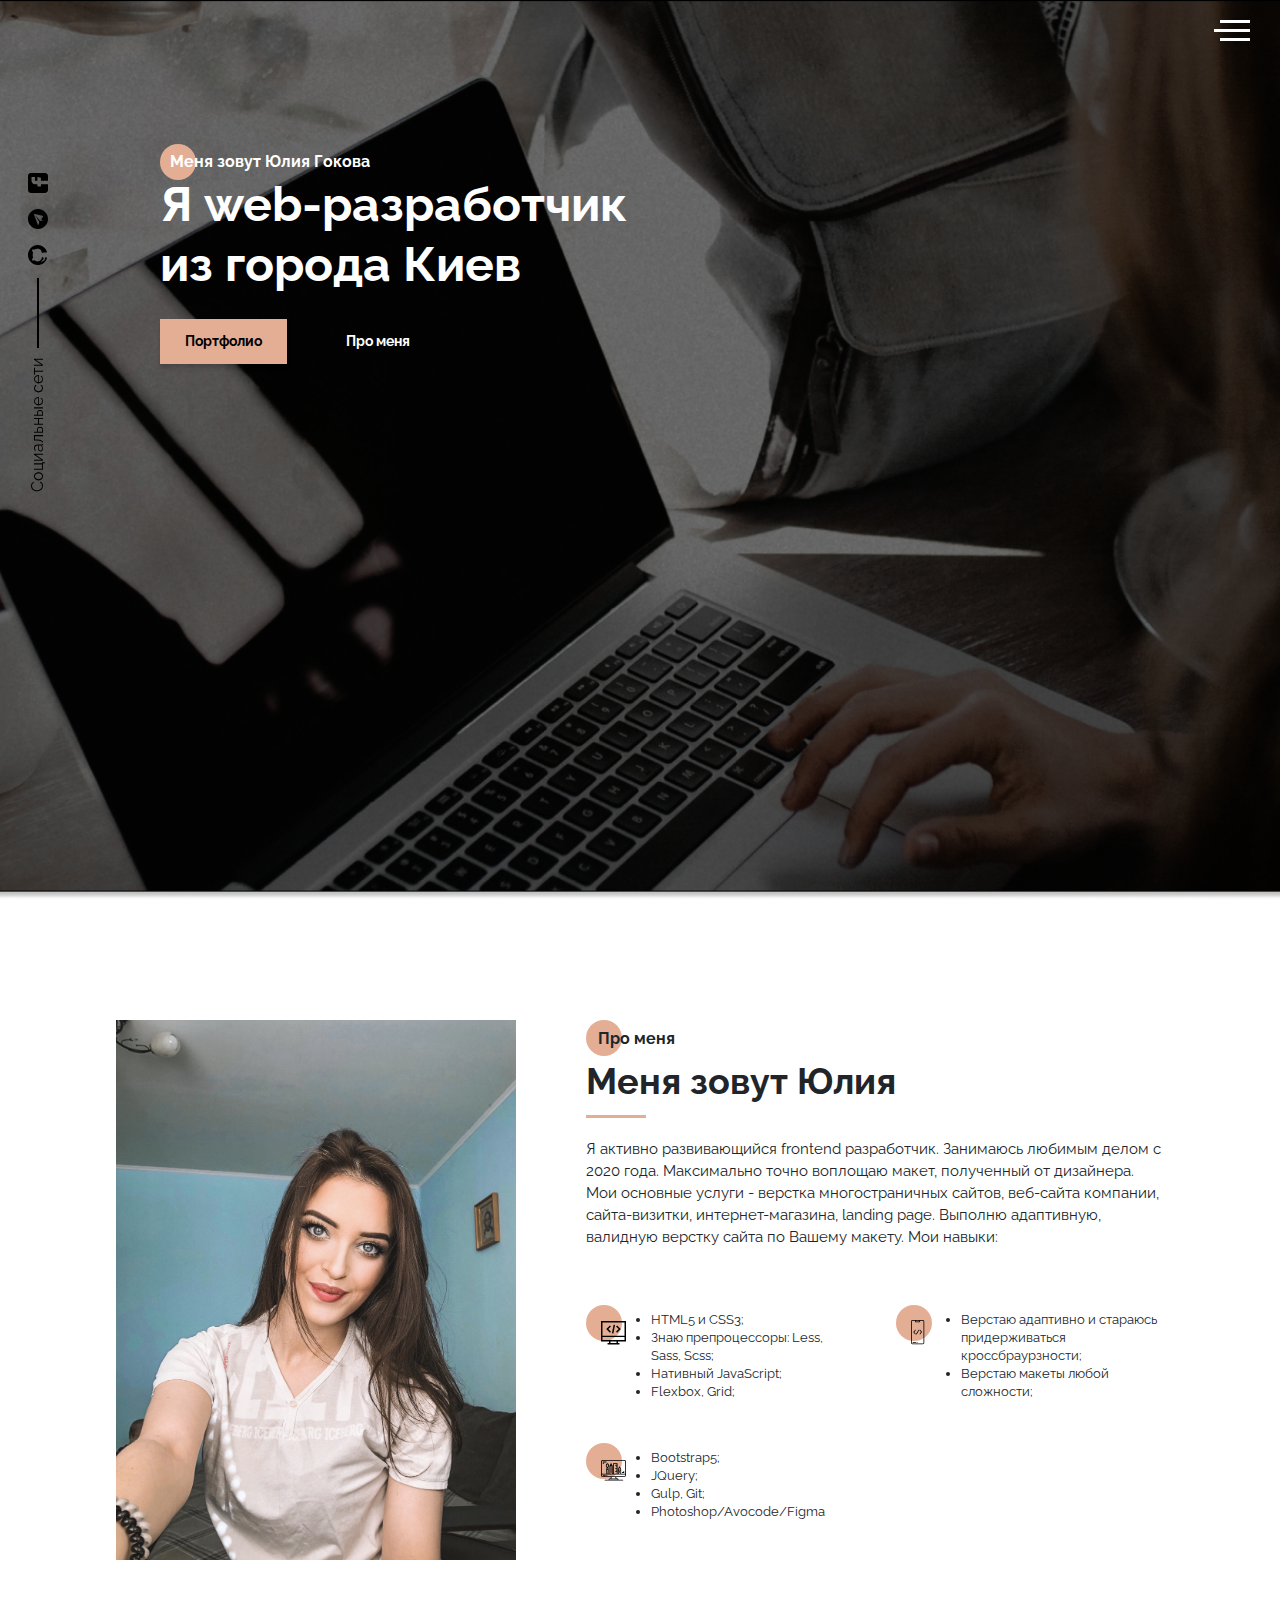
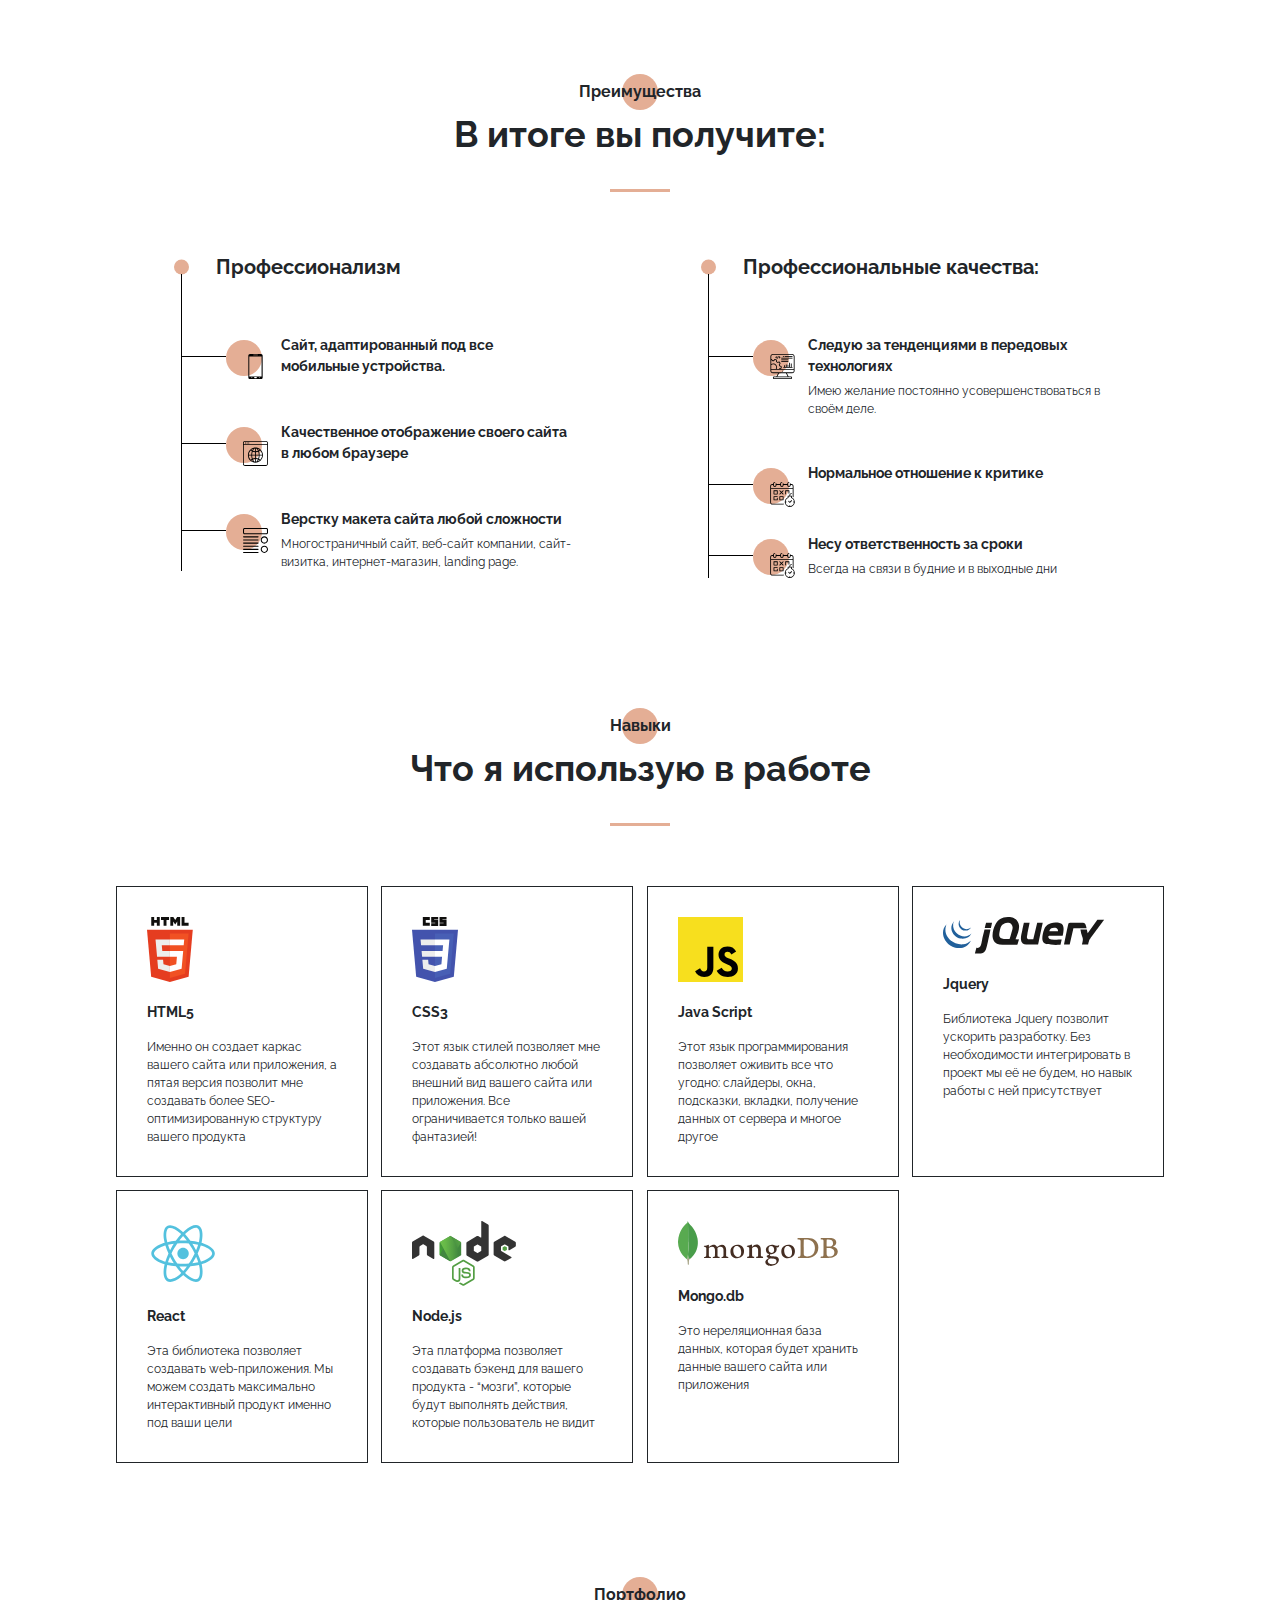
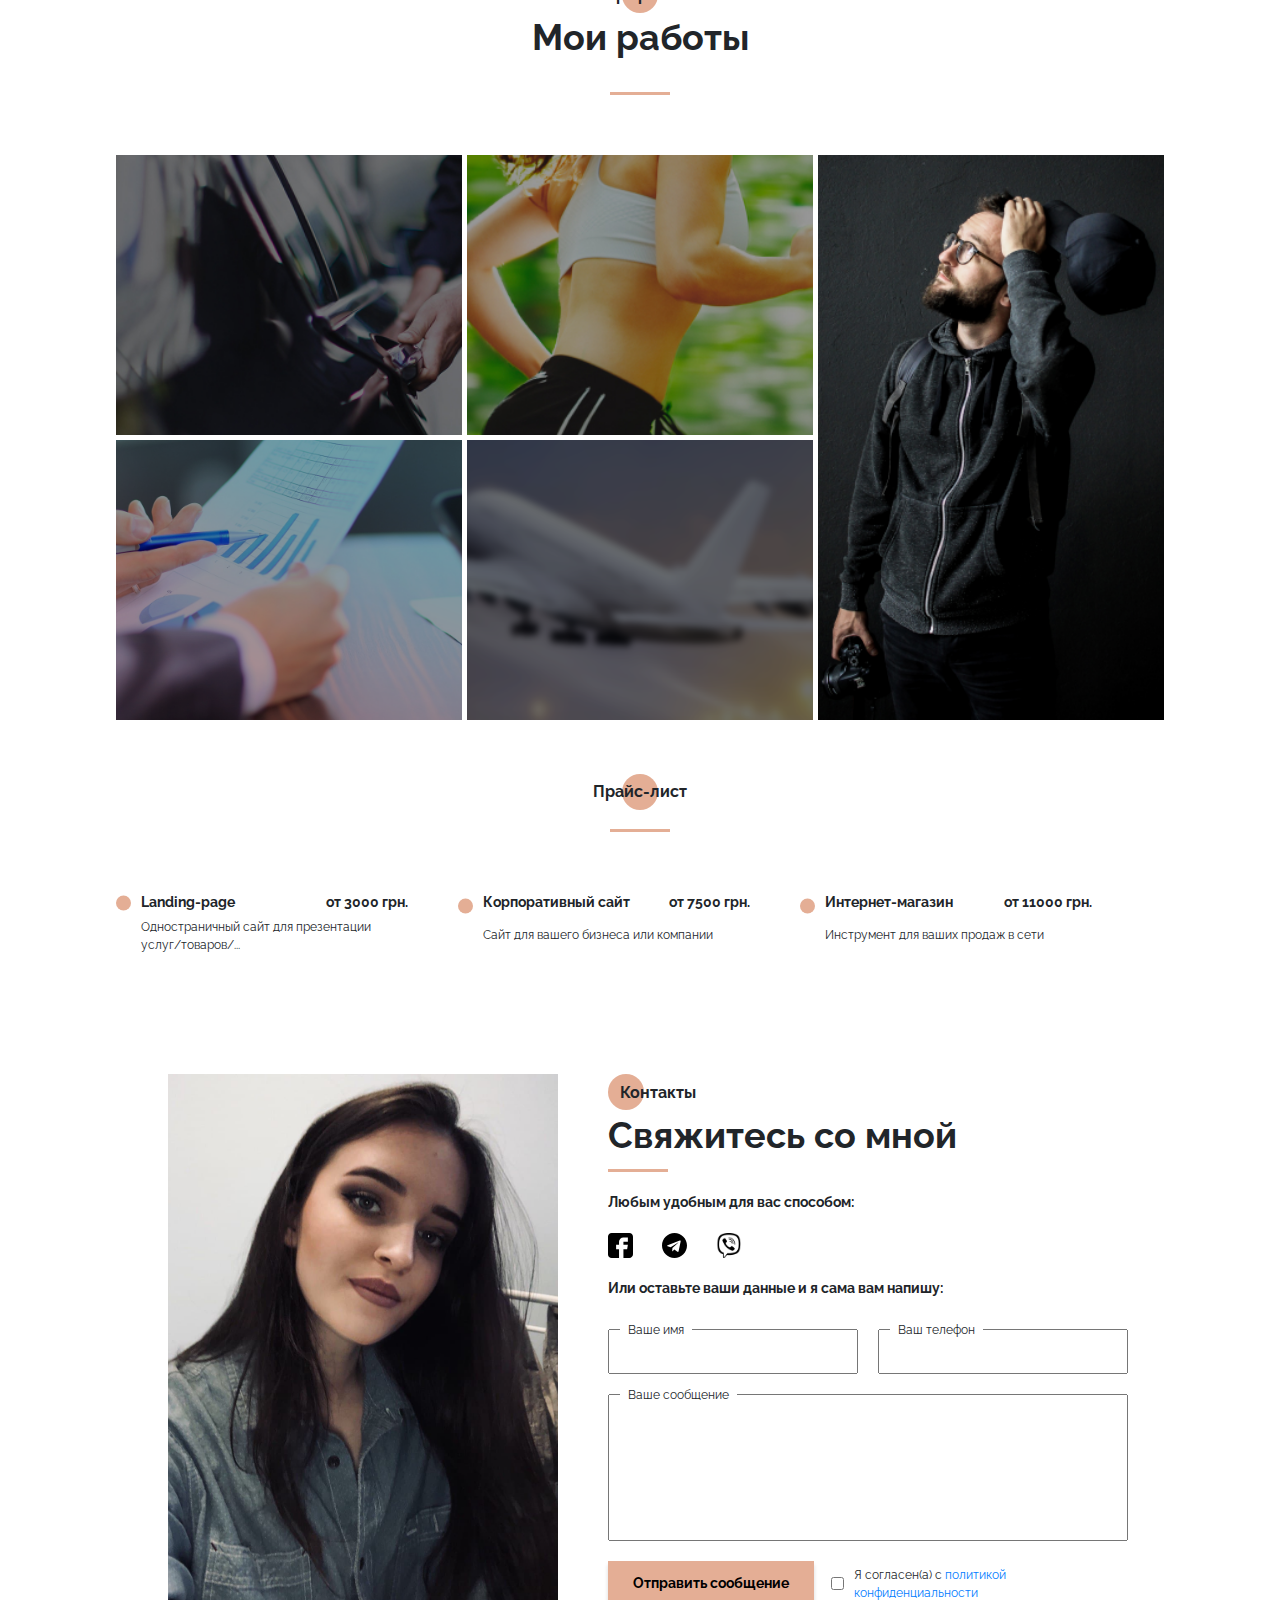
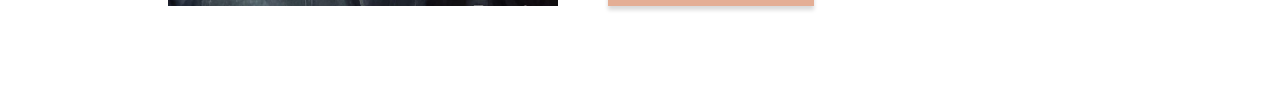
<file: index.html>
<!DOCTYPE html>
<html lang="ru">
    <head>
        <meta charset="UTF-8">
        <meta name="viewport" content="width=device-width,initial-scale=1">
        <meta http-equiv="X-UA-Compatible" content="ie=edge">
        <title>WEB-разработчик г.Киев</title>
        <meta name="title" content="WEB-разработчик г.Киев">
        <meta name="description" content="Верстка многостраничных сайтов, веб-сайта компании, сайта-визитки, интернет-магазина, landing page">
        <meta name="google-site-verification" content="RO8Q0IWjaisKNGKYxCAyszhXUtbcgVv5o8eNCSv13MY">
        
        <!-- Primary Meta Tags -->
        <title>Я web-разработчик из города Киев</title>
        <meta name="title" content="Я web-разработчикиз города Киев">
        <meta name="description" content="Верстка многостраничных сайтов, веб-сайта компании, сайта-визитки, интернет-магазина, landing page">
        
        <!-- Open Graph / Facebook -->
        <meta property="og:type" content="website">
        <meta property="og:url" content="https://juliahokova.github.io/">
        <meta property="og:title" content="Web-разработчик из города Киев">
        <meta property="og:description" content="Верстка многостраничных сайтов, веб-сайта компании, сайта-визитки, интернет-магизина, landing page">
        <meta property="og:image" content="https://juliahokova.github.io/img/main_bg.png">
        
        <!-- Twitter -->
        <meta property="twitter:card" content="summary_large_image">
        <meta property="twitter:url" content="https://juliahokova.github.io/">
        <meta property="twitter:title" content="Я web-разработчикиз города Киев">
        <meta property="twitter:description" content="Верстка многостраничных сайтов, веб-сайта компании, сайта-визитки, интернет-магизина, landing page">
        <meta property="twitter:image" content="https://juliahokova.github.io/img/main_bg.png">
        
        <!-- Favicon  -->
        <link rel="apple-touch-icon" sizes="57x57" href="icons/favicon//apple-icon-57x57.png">
        <link rel="apple-touch-icon" sizes="60x60" href="icons/favicon//apple-icon-60x60.png">
        <link rel="apple-touch-icon" sizes="72x72" href="icons/favicon//apple-icon-72x72.png">
        <link rel="apple-touch-icon" sizes="76x76" href="icons/favicon//apple-icon-76x76.png">
        <link rel="apple-touch-icon" sizes="114x114" href="icons/favicon//apple-icon-114x114.png">
        <link rel="apple-touch-icon" sizes="120x120" href="icons/favicon//apple-icon-120x120.png">
        <link rel="apple-touch-icon" sizes="144x144" href="icons/favicon//apple-icon-144x144.png">
        <link rel="apple-touch-icon" sizes="152x152" href="icons/favicon//apple-icon-152x152.png">
        <link rel="apple-touch-icon" sizes="180x180" href="icons/favicon//apple-icon-180x180.png">
        <link rel="icon" type="image/png" sizes="192x192" href="icons/favicon//android-icon-192x192.png">
        <link rel="icon" type="image/png" sizes="32x32" href="icons/favicon//favicon-32x32.png">
        <link rel="icon" type="image/png" sizes="96x96" href="icons/favicon//favicon-96x96.png">
        <link rel="icon" type="image/png" sizes="16x16" href="icons/favicon//favicon-16x16.png">
        <link rel="manifest" href="icons/favicon//manifest.json">
        <meta name="msapplication-TileColor" content="#ffffff">
        <meta name="msapplication-TileImage" content="icons/favicon//ms-icon-144x144.png">
        <meta name="theme-color" content="#ffffff">
        <link rel="stylesheet" href="css/style.min.css">
    </head>
    
    <body>
        <aside class="sidepanel">
            <a href="https://www.facebook.com/JuliaaHoll/" target="_blank" class="sidepanel__link">
                <svg width="20" height="20" viewBox="0 0 20 20" fill="none" xmlns="http://www.w3.org/2000/svg">
                    <path d="M-7.46167e-07 2.92969L-1.28061e-07 17.0703C-5.74539e-08 18.6856 1.31439 20 2.92969 20L17.0703 20C18.6856 20 20 18.6856 20 17.0703L20 11.1719L12.9297 11.1719L12.9297 13.5156L9.41406 13.5156L9.41406 11.1719L7.03125 11.1719C5.09262 11.1719 3.51562 9.59488 3.51562 7.65625L3.51562 4.10156L7.03125 4.10156L7.03125 7.65625L9.41406 7.65625L9.41406 4.10156L12.9297 4.6875L12.9297 7.65625L20 7.65625L20 2.92969C20 1.31439 18.6856 -8.16774e-07 17.0703 -7.46167e-07L2.92969 -1.28061e-07C1.31439 -5.74539e-08 -8.16774e-07 1.31439 -7.46167e-07 2.92969Z" fill="black"/>
                </svg> 
            </a>
            <a href="https://t.me/JullyHoll" target="_blank" class="sidepanel__link">
                <svg width="20" height="20" viewBox="0 0 30 30" fill="none" xmlns="http://www.w3.org/2000/svg">
                    <path d="M30 15C30 6.71375 23.2863 0 15 0C6.71375 0 0 6.71375 0 15C0 23.2863 6.71375 30 15 30C23.2863 30 30 23.2863 30 15ZM14.675 23.1362L9.09875 8.67375C8.85625 8.0025 9.2625 7.41625 10.2775 7.63375L10.2762 7.6325L21.8775 10.095C22.7 10.2775 22.9 10.7663 22.5125 11.45L19.7487 15.2L21.4913 17.0088C21.6913 17.2088 21.86 17.3775 21.86 17.765L18.0438 17.4987L11.765 10.5487C11.4987 10.2463 11.3488 10.6163 11.6138 11.015L17.0212 19.6037L15.8663 23.3063C15.6112 24.11 15.0625 24.1275 14.675 23.1362Z" fill="black"/>
                </svg> 
            </a>
            <a href="https://github.com/juliahokova" target="_blank" class="sidepanel__link">
                <svg width="20" height="20" viewBox="0 0 20 20" fill="none" xmlns="http://www.w3.org/2000/svg">
                    <path d="M-4.37114e-07 9.99951C-1.95608e-07 15.5245 4.36167 19.9995 9.74107 19.9995C14.0457 19.9995 17.6962 17.1345 18.9832 13.162C19.0749 12.662 18.7734 12.4787 18.5148 12.4787C18.2835 12.4787 17.6706 12.487 16.8585 12.4912C17.4459 15.2728 15.5517 15.8595 15.5517 15.8595C14.4274 16.3145 14.1267 16.972 14.1267 16.972C13.5228 17.8778 13.5352 16.902 13.5352 16.902C13.603 15.8978 14.5389 15.3703 14.5389 15.3703C16.0283 14.4787 15.5979 13.0295 15.3493 12.4578C14.719 12.3678 14.2903 12.1103 14.0466 11.8245C13.8029 14.0453 12.9652 16.3795 9.23304 16.3795C8.16988 16.3795 7.30085 15.992 6.61933 15.3503C6.37316 15.4628 5.3827 15.8003 4.04116 15.2628C4.04116 15.2628 3.78012 14.4253 5.03988 12.5128C4.82345 11.7128 4.71606 10.8628 4.7111 10.0128C4.71606 9.16284 4.82345 8.31285 5.03988 7.51284C3.78012 5.61285 4.04116 4.77535 4.04116 4.77535C5.3827 4.23785 6.37316 4.57534 6.61933 4.67535C7.30085 4.03785 8.16988 3.65035 9.23304 3.65035C12.9752 3.65035 13.7987 5.98784 14.0383 8.21284C14.3307 7.86284 14.928 7.53784 15.8408 7.53784C17.1444 7.53784 18.1918 7.55034 18.5082 7.55034C18.7635 7.55034 19.0683 7.37534 18.9708 6.86284C17.692 2.86201 14.0391 -0.000488895 9.74107 -0.000488707C4.36167 -0.000488472 -6.7851e-07 4.47701 -4.37114e-07 9.99951Z" fill="black"/>
                </svg>
            </a>
            <div class="sidepanel__divider"></div>
            <div class="sidepanel__text"><span>Социальные сети</span></div>
        </aside>
        <div class="menu">
            <div class="menu__block">
                <div class="menu__close">
                    <svg width="29" height="30" viewBox="0 0 29 30" fill="none" xmlns="http://www.w3.org/2000/svg">
                        <path d="M17.1568 14.5231L28.4489 3.23075C29.1837 2.49623 29.1837 1.30861 28.4489 0.574085C27.7144 -0.160437 26.5267 -0.160437 25.7922 0.574085L14.4998 11.8665L3.20781 0.574085C2.47295 -0.160437 1.28567 -0.160437 0.551149 0.574085C-0.183716 1.30861 -0.183716 2.49623 0.551149 3.23075L11.8432 14.5231L0.551149 25.8155C-0.183716 26.55 -0.183716 27.7376 0.551149 28.4721C0.917206 28.8385 1.39852 29.0226 1.87948 29.0226C2.36045 29.0226 2.84141 28.8385 3.20781 28.4721L14.4998 17.1798L25.7922 28.4721C26.1586 28.8385 26.6396 29.0226 27.1205 29.0226C27.6015 29.0226 28.0825 28.8385 28.4489 28.4721C29.1837 27.7376 29.1837 26.55 28.4489 25.8155L17.1568 14.5231Z" fill="black"/>
                    </svg>
                </div>
                <nav>
                    <ul class="menu__list">
                        <li class="menu__link">
                            <a href="#about">ПРО МЕНЯ</a>
                        </li>
                        <li class="menu__link">
                            <a href="#resume">МОИ ПРЕИМУЩЕСТВА</a>
                        </li>
                        <li class="menu__link">
                            <a href="#skills">МОИ НАВЫКИ</a>
                        </li>
                        <li class="menu__link">
                            <a href="#portfolio">МОИ РАБОТЫ</a>
                        </li>
                        <li class="menu__link">
                            <a href="#price">ПРАЙС-ЛИСТ</a>
                        </li>
                        <li class="menu__link">
                            <a href="#contacts">КОНТАКТЫ</a>
                        </li>
                    </ul>
                </nav>
                <div class="menu__social">
                    <a target="_blank" href="https://github.com/juliahokova">
                        <svg width="20" height="19" viewBox="0 0 20 19" fill="none" xmlns="http://www.w3.org/2000/svg">
                            <path d="M10 0C4.475 0 0 4.36167 0 9.74107C0 14.0457 2.865 17.6962 6.8375 18.9832C7.3375 19.0749 7.52083 18.7734 7.52083 18.5148C7.52083 18.2835 7.5125 17.6706 7.50833 16.8585C4.72667 17.4459 4.14 15.5517 4.14 15.5517C3.685 14.4274 3.0275 14.1267 3.0275 14.1267C2.12167 13.5228 3.0975 13.5352 3.0975 13.5352C4.10167 13.603 4.62917 14.5389 4.62917 14.5389C5.52083 16.0283 6.97 15.5979 7.54167 15.3493C7.63167 14.719 7.88917 14.2903 8.175 14.0466C5.95417 13.8029 3.62 12.9652 3.62 9.23304C3.62 8.16988 4.0075 7.30085 4.64917 6.61934C4.53667 6.37317 4.19917 5.3827 4.73667 4.04116C4.73667 4.04116 5.57417 3.78012 7.48667 5.03988C8.28667 4.82345 9.13667 4.71606 9.98667 4.7111C10.8367 4.71606 11.6867 4.82345 12.4867 5.03988C14.3867 3.78012 15.2242 4.04116 15.2242 4.04116C15.7617 5.3827 15.4242 6.37317 15.3242 6.61934C15.9617 7.30085 16.3492 8.16988 16.3492 9.23304C16.3492 12.9752 14.0117 13.7987 11.7867 14.0383C12.1367 14.3307 12.4617 14.928 12.4617 15.8408C12.4617 17.1444 12.4492 18.1918 12.4492 18.5082C12.4492 18.7635 12.6242 19.0683 13.1367 18.9708C17.1375 17.692 20 14.0391 20 9.74107C20 4.36167 15.5225 0 10 0Z" fill="#212121"/>
                        </svg> 
                    </a>
                    <a target="_blank" href="https://www.instagram.com/jully_666/">
                        <svg width="20" height="20" viewBox="0 0 20 20" fill="none" xmlns="http://www.w3.org/2000/svg">
                            <path d="M13.7495 0L6.24951 0C2.79826 0 -0.000488281 2.79875 -0.000488281 6.25L-0.000488281 13.75C-0.000488281 17.2013 2.79826 20 6.24951 20L13.7495 20C17.2008 20 19.9995 17.2013 19.9995 13.75L19.9995 6.25C19.9995 2.79875 17.2008 0 13.7495 0ZM18.1245 13.75C18.1245 16.1625 16.162 18.125 13.7495 18.125L6.24951 18.125C3.83701 18.125 1.87451 16.1625 1.87451 13.75L1.87451 6.25C1.87451 3.8375 3.83701 1.875 6.24951 1.875L13.7495 1.875C16.162 1.875 18.1245 3.8375 18.1245 6.25L18.1245 13.75Z" fill="black"/>
                            <path d="M9.99951 5C7.23826 5 4.99951 7.23875 4.99951 10C4.99951 12.7613 7.23826 15 9.99951 15C12.7608 15 14.9995 12.7613 14.9995 10C14.9995 7.23875 12.7608 5 9.99951 5ZM9.99951 13.125C8.27701 13.125 6.87451 11.7225 6.87451 10C6.87451 8.27625 8.27701 6.875 9.99951 6.875C11.722 6.875 13.1245 8.27625 13.1245 10C13.1245 11.7225 11.722 13.125 9.99951 13.125Z" fill="black"/>
                            <path d="M15.3745 5.29123C15.7425 5.29123 16.0408 4.99295 16.0408 4.62499C16.0408 4.25703 15.7425 3.95874 15.3745 3.95874C15.0065 3.95874 14.7083 4.25703 14.7083 4.62499C14.7083 4.99295 15.0065 5.29123 15.3745 5.29123Z" fill="black"/>
                        </svg> 
                    </a>
                    <a target="_blank" href="https://www.facebook.com/JuliaaHoll/">
                        <svg width="20" height="20" viewBox="0 0 20 20" fill="none" xmlns="http://www.w3.org/2000/svg">
                            <path d="M17.0698 0L2.9292 0C1.3139 0 -0.000488281 1.31439 -0.000488281 2.92969L-0.000488281 17.0703C-0.000488281 18.6856 1.3139 20 2.9292 20L8.82764 20L8.82764 12.9297L6.48389 12.9297L6.48389 9.41406L8.82764 9.41406L8.82764 7.03125C8.82764 5.09262 10.4046 3.51563 12.3433 3.51563L15.8979 3.51563L15.8979 7.03125L12.3433 7.03125L12.3433 9.41406L15.8979 9.41406L15.312 12.9297L12.3433 12.9297L12.3433 20L17.0698 20C18.6851 20 19.9995 18.6856 19.9995 17.0703L19.9995 2.92969C19.9995 1.31439 18.6851 0 17.0698 0Z" fill="black"/>
                        </svg>
                    </a>
                </div>
            </div>
            <div class="menu__overlay"></div>
        </div>
        
        <section class="promo">
            <div class="hamburger">
                <span></span> 
                <span class="long"></span> 
                <span></span>
            </div>
            <div class="container">
                <div class="title title_fz16 promo__subtitle">Меня зовут Юлия Гокова</div>
                <h1 class="title title_fz48 promo__title">Я web-разработчик<br>из города Киев</h1>
                <div class="promo__btns">
                    <a href="#portfolio" class="promo__link btn">Портфолио</a> 
                    <a href="#about" class="promo__link">Про меня</a>
                </div>
            </div>
        </section>
        
        <section id="about" class="about">
            <div class="container">
                <div class="about__wrapper">
                    <div class="about__photo">
                        <!-- <img srcset="img/main_photo-min.jpg 300w,
                                 img/main_photo.jpg 400w"
                         sizes="(max-width: 576px) 280px,
                                (min-width: 577px) 400px"
                        src="img/main_photo.JPG" alt="Photo" class="about__photo"> -->
                        <picture>
                            <source media="(max-width: 576px)" srcset="img/main_photo-min.jpg">
                            <source media="(min-width: 577px)" srcset="img/main_photo.jpg">
                            <img src="img/main_photo.jpg" alt="Photo">
                        </picture>
                    </div>
                    <div class="about__descr">
                        <h2 class="title title_fz16 about__title">Про меня</h2>
                        <div class="title title_fz36 about__subtitle">Меня зовут Юлия</div>
                        <div class="divider"></div>
                        <p class="about__text">Я активно развивающийся frontend разработчик. Занимаюсь любимым делом с 2020 года. Максимально точно воплощаю макет, полученный от дизайнера. Мои основные услуги - верстка многостраничных сайтов, веб-сайта компании, сайта-визитки, интернет-магазина, landing page. Выполню адаптивную, валидную верстку сайта по Вашему макету. Мои навыки:</p>
                    </div>
                    <div class="about__skills">
                        <div class="about__skills-item">
                            <div class="about__skills-circle">
                                <img src="icons/about_me/web_development.svg" alt="Web-разработка">
                            </div>
                            <div>
                            <!-- <div class="title title_fz14">Web-разработка</div> -->
                            <div class="about__skills-text">
                                <ul>
                                    <li>HTML5 и CSS3;</li>
                                    <li>Знаю препроцессоры: Less, Sass, Scss;</li>
                                    <li>Нативный JavaScript;</li>
                                    <li>Flexbox, Grid;</li>
                                </ul>
                            </div>
                        </div>
                    </div>
                    <div class="about__skills-item">
                        <div class="about__skills-circle">
                            <img src="icons/about_me/mobile_dev.svg" alt="Разработка приложений">
                        </div>
                        <div>
                        <!-- <div class="title title_fz14">Разработка приложений</div> -->
                        <div class="about__skills-text">
                            <ul>
                                <li>Верстаю адаптивно и стараюсь придерживаться кроссбраурзности;</li>
                                <li>Верстаю макеты любой сложности;</li>
                            </ul>
                        </div>
                    </div>
                </div>
                <div class="about__skills-item">
                    <div class="about__skills-circle">
                        <img src="icons/about_me/design.svg" alt="UI/UX Design">
                    </div>
                    <div>
                    <!-- <div class="title title_fz14">UI/UX Design</div> -->
                    <div class="about__skills-text">
                        <ul>
                            <li>Bootstrap5;</li>
                            <li>JQuery;</li>
                            <li>Gulp, Git;</li>
                            <li>Photoshop/Avocode/Figma</li>
                        </ul>
                    </div>
                </div>
            </div>
        </section>
        
        <section id="resume" class="resume">
            <div class="container">
                <h2 class="title title_fz16 title__section-title">Преимущества</h2>
                <div class="title title_fz36 title__section-subtitle">В итоге вы получите:</div>
                <div class="divider"></div>
                <div class="resume__wrapper">
                    <div class="resume-row">
                        <h3 class="title_fz20 resume__row-title">Профессионализм</h3>
                        <ul>
                            <li>
                                <div class="resume__item">
                                    <div class="resume__item-head">
                                        <div class="resume__item-icon">
                                            <img src="icons/experience/phone.svg" alt="phone">
                                        </div>
                                        <h4 class="title title_fz14">Сайт, адаптированный под все мобильные устройства.</h4>
                                    </div>
                                </div>
                            </li>
                            <li>
                                <div class="resume__item">
                                    <div class="resume__item-head">
                                        <div class="resume__item-icon">
                                            <img src="icons/experience/browser.svg" alt="browser">
                                        </div>
                                        <h4 class="title title_fz14">Качественное отображение своего сайта в любом браузере</h4>
                                    </div>
                                </div>
                            </li>
                            <li>
                                <div class="resume__item">
                                    <div class="resume__item-head">
                                        <div class="resume__item-icon">
                                            <img src="icons/experience/layouting.svg" alt="layouting"></div>
                                            <h4 class="title title_fz14">Верстку макета сайта любой сложности</h4>
                                            <div class="resume__item-location">Многостраничный сайт, веб-сайт компании, сайт-визитка, интернет-магазин, landing page.</div>
                                        </div>
                                    </div>
                                </li>
                            </ul>
                        </div>
                        <div class="resume-row">
                            <h3 class="title_fz20 resume__row-title">Профессиональные качества:</h3>
                            <ul>
                                <li>
                                    <div class="resume__item">
                                        <div class="resume__item-head">
                                            <div class="resume__item-icon">
                                                <img src="icons/experience/developer.svg" alt="Developer">
                                            </div>
                                            <h4 class="title title_fz14">Следую за тенденциями в передовых технологиях</h4>
                                            <div class="resume__item-location">Имею желание постоянно усовершенствоваться в своём деле.</div>
                                        </div>
                                    </div>
                                </li>
                                <li>
                                    <div class="resume__item">
                                        <div class="resume__item-head">
                                            <div class="resume__item-icon">
                                                <img src="icons/experience/deadline.svg" alt="deadline">
                                            </div>
                                            <h4 class="title title_fz14">Нормальное отношение к критике</h4>
                                            <div class="resume__item-location"></div>
                                        </div>
                                    </div>
                                </li>
                                <li>
                                    <div class="resume__item">
                                        <div class="resume__item-head">
                                            <div class="resume__item-icon">
                                                <img src="icons/experience/deadline.svg" alt="deadline">
                                            </div>
                                            <h4 class="title title_fz14">Несу ответственность за сроки</h4>
                                            <div class="resume__item-location">Всегда на связи в будние и в выходные дни</div>
                                        </div>
                                    </div>
                                </li>
                            </ul>
                        </div>
                    </div>
                </div>
            </div>
        </section>
            
        <section id="skills" class="skills">
            <div class="container">
                <h2 class="title title_fz16 title__section-title">Навыки</h2>
                <div class="title title_fz36 title__section-subtitle">Что я использую в работе</div>
                <div class="divider"></div>
                <div class="skills__instruments">
                    <div class="skills__instrument">
                        <img src="icons/skills/html5.svg" alt="html5">
                        <h3 class="skills__instrument-head">HTML5</h3>
                        <div class="skills__instrument-descr">Именно он создает каркас вашего сайта или приложения, а пятая версия позволит мне создавать более SEO-оптимизированную структуру вашего продукта</div>
                    </div>
                    <div class="skills__instrument">
                        <img src="icons/skills/css3.svg" alt="CSS3">
                        <h3 class="skills__instrument-head">CSS3</h3>
                        <div class="skills__instrument-descr">Этот язык стилей позволяет мне создавать абсолютно любой внешний вид вашего сайта или приложения. Все ограничивается только вашей фантазией!</div>
                    </div>
                    <div class="skills__instrument">
                        <img src="icons/skills/js.svg" alt="Java Script">
                        <h3 class="skills__instrument-head">Java Script</h3>
                        <div class="skills__instrument-descr">Этот язык программирования позволяет оживить все что угодно: слайдеры, окна, подсказки, вкладки, получение данных от сервера и многое другое</div>
                    </div>
                    <div class="skills__instrument">
                        <img src="icons/skills/jquery.svg" alt="Jquery">
                        <h3 class="skills__instrument-head">Jquery</h3>
                        <div class="skills__instrument-descr">Библиотека Jquery позволит ускорить разработку. Без необходимости интегрировать в проект мы её не будем, но навык работы с ней присутствует</div>
                    </div>
                    <div class="skills__instrument">
                        <img src="icons/skills/react.svg" alt="React">
                        <h3 class="skills__instrument-head">React</h3>
                        <div class="skills__instrument-descr">Эта библиотека позволяет создавать web-приложения. Мы можем создать максимально интерактивный продукт именно под ваши цели</div>
                    </div>
                    <div class="skills__instrument">
                        <img src="icons/skills/node.js.svg" alt="Node.js">
                        <h3 class="skills__instrument-head">Node.js</h3>
                        <div class="skills__instrument-descr">Эта платформа позволяет создавать бэкенд для вашего продукта - “мозги”, которые будут выполнять действия, которые пользователь не видит</div>
                    </div>
                    <div class="skills__instrument">
                        <img src="icons/skills/mongo.db.svg" alt="Mongo.db">
                        <h3 class="skills__instrument-head">Mongo.db</h3>
                        <div class="skills__instrument-descr">Это нереляционная база данных, которая будет хранить данные вашего сайта или приложения</div>
                    </div>
                </div>
            </div>
        </section>
        
    <!-- <section class="progress">
            <div class="container">
                <div class="progress__wrapper">
                    <div class="progress__item">
                        <h3 class="title title_fz14 progress__title">Создание сайтов</h3>
                        <div class="progress__percent">100%</div>
                        <div class="progress__rectangle">
                            <span></span>
                        </div>
                    </div>
                    <div class="progress__item">
                        <h3 class="title title_fz14 progress__title">Создание приложений</h3>
                        <div class="progress__percent">85%</div>
                        <div class="progress__rectangle">
                            <span></span>
                        </div>
                    </div>
                    <div class="progress__item">
                        <h3 class="title title_fz14 progress__title">Работа с данными</h3>
                        <div class="progress__percent">90%</div>
                        <div class="progress__rectangle">
                            <span></span>
                        </div>
                    </div>
                    <div class="progress__item">
                        <h3 class="title title_fz14 progress__title">Креативность</h3>
                        <div class="progress__percent">75%</div>
                        <div class="progress__rectangle">
                            <span></span>
                        </div>
                    </div>
                    <div class="progress__item">
                        <h3 class="title title_fz14 progress__title">Создание дизайна</h3>
                        <div class="progress__percent">90%</div>
                        <div class="progress__rectangle">
                            <span></span>
                        </div>
                    </div>
                    <div class="progress__item">
                        <h3 class="title title_fz14 progress__title">Soft skills</h3>
                        <div class="progress__percent">95%</div>
                        <div class="progress__rectangle">
                            <span></span>
                        </div>
                    </div>
                </div>
            </div>
        </section> -->
    
        <section id="portfolio" class="portfolio">
            <div class="container">
                <h2 class="title title_fz16 title__section-title">Портфолио</h2>
                <div class="title title_fz36 title__section-subtitle">Мои работы</div>
                <div class="divider"></div>
                <div class="portfolio__wrapper">
                    <a href="/Uber" target="_blank" class="portfolio__item">
                        <img src="img/works/uber.jpg" alt="Uber"> 
                    </a>
                    <a href="/Pulse" target="_blank" class="portfolio__item">
                        <img src="img/works/pulse.jpg" alt="Pulse"> 
                    </a>
                    <a href="/Prengi" target="_blank" class="portfolio__item">
                        <img src="img/works/prengi.png" alt="prengi"> 
                    </a>
                    <a href="/glot" target="_blank" class="portfolio__item horizontal">
                        <img src="img/works/glot.png" alt="glot"> 
                    </a>
                    <a href="/portfolio_landing_page" target="_blank" class="portfolio__item vertical">
                        <picture>
                            <source media="(max-width: 576px)" srcset="img/works/portfolio.png">
                            <source media="(min-width: 577px)" srcset="img/works/portfolio_mobile.png">
                            <img src="img/works/portfolio.png" alt="Photo" class="promo__photo">
                        </picture>
                    </a>
                    <!-- <a href="#" class="portfolio__item horizontal">
                    <img src="img/works/mac.jpg" alt="Mac"> -->
                </div>
            </div>
        </section>
        
        <section id="price" class="price">
            <div class="container">
                <h2 class="title title_fz16 title__section-title">Прайс-лист</h2>
                <div class="divider"></div>
                <div class="price__wrapper">
                    <div class="price__item">
                        <h3 class="title title_fz14 price__title">Landing-page</h3>
                        <div class="price__cost title title_fz14">от 3000 грн.</div>
                        <div class="price__descr">Одностраничный сайт для презентации услуг/товаров/...</div>
                    </div>
                    <div class="price__item">
                        <h3 class="title title_fz14 price__title">Корпоративный сайт</h3>
                        <div class="price__cost title title_fz14">от 7500 грн.</div>
                        <div class="price__descr">Сайт для вашего бизнеса или компании</div>
                    </div>
                    <div class="price__item">
                        <h3 class="title title_fz14 price__title">Интернет-магазин</h3>
                        <div class="price__cost title title_fz14">от 11000 грн.</div>
                        <div class="price__descr">Инструмент для ваших продаж в сети</div>
                    </div>
                </div>
            </div>
        </section>
        
        <section id="contacts" class="contacts">
            <div class="container">
                <div class="contacts__wrapper">
                    <div class="contacts__photo">
                        <img src="img/second_photo.JPG" alt="Photo" class="about__photo">
                    </div>
                    <div class="contacts__descr">
                        <h2 class="title title_fz16 contacts__title">Контакты</h2>
                        <div class="title title_fz36 contacts__subtitle">Свяжитесь со мной</div>
                        <div class="divider"></div>
                        <div class="title title_fz14 contacts__text">Любым удобным для вас способом:</div>
                        <div class="contacts__social">
                            <a href="https://www.facebook.com/JuliaaHoll/" target="_blank" class="contacts__link">
                                <img src="icons/social/facebook.svg" alt="Facebook"> 
                            </a>
                            <a href="https://t.me/JullyHoll" target="_blank" class="contacts__link">
                                <img src="icons/social/telegram.svg" alt="Telegram"> 
                            </a>
                            <a href="viber://chat?number=%2B380501608991" target="_blank" class="contacts__link">
                                <img src="icons/social/viber.png" alt="viber">
                            </a>
                        </div>
                        <div class="title title_fz14 contacts__text">Или оставьте ваши данные и я сама вам напишу:</div>
                        <form action="#" class="contacts__form">
                            <div class="contacts__input">
                                <input name="name" id="name" type="text"> 
                                <label for="name">Ваше имя</label>
                            </div>
                            <div class="contacts__input">
                                <input name="phone" id="phone"> 
                                <label for="phone">Ваш телефон</label>
                            </div>
                            <div class="contacts__textarea">
                                <textarea name="text" id="text"></textarea> 
                                <label for="text">Ваше сообщение</label>
                            </div>
                            <div class="contacts__triggers">
                                <button class="contacts__btn btn" type="submit">Отправить сообщение</button>
                                <div class="contacts__policy">
                                    <input name="checkbox" type="checkbox"> <span>Я согласен(а) с <a href="/policy.html" target="_blank">политикой конфиденциальности</a></span>
                                </div>
                            </div>
                        </form>
                    </div>
                </div>
            </div>
        </section>
        
        <script src="js/jquery-3.6.0.min.js"></script>
        <script src="js/jquery.validate.min.js"></script>
        <script src="js/jquery.maskedinput.min.js"></script>
        <script src="js/script.js"></script>
    </body>
</html>
</file>
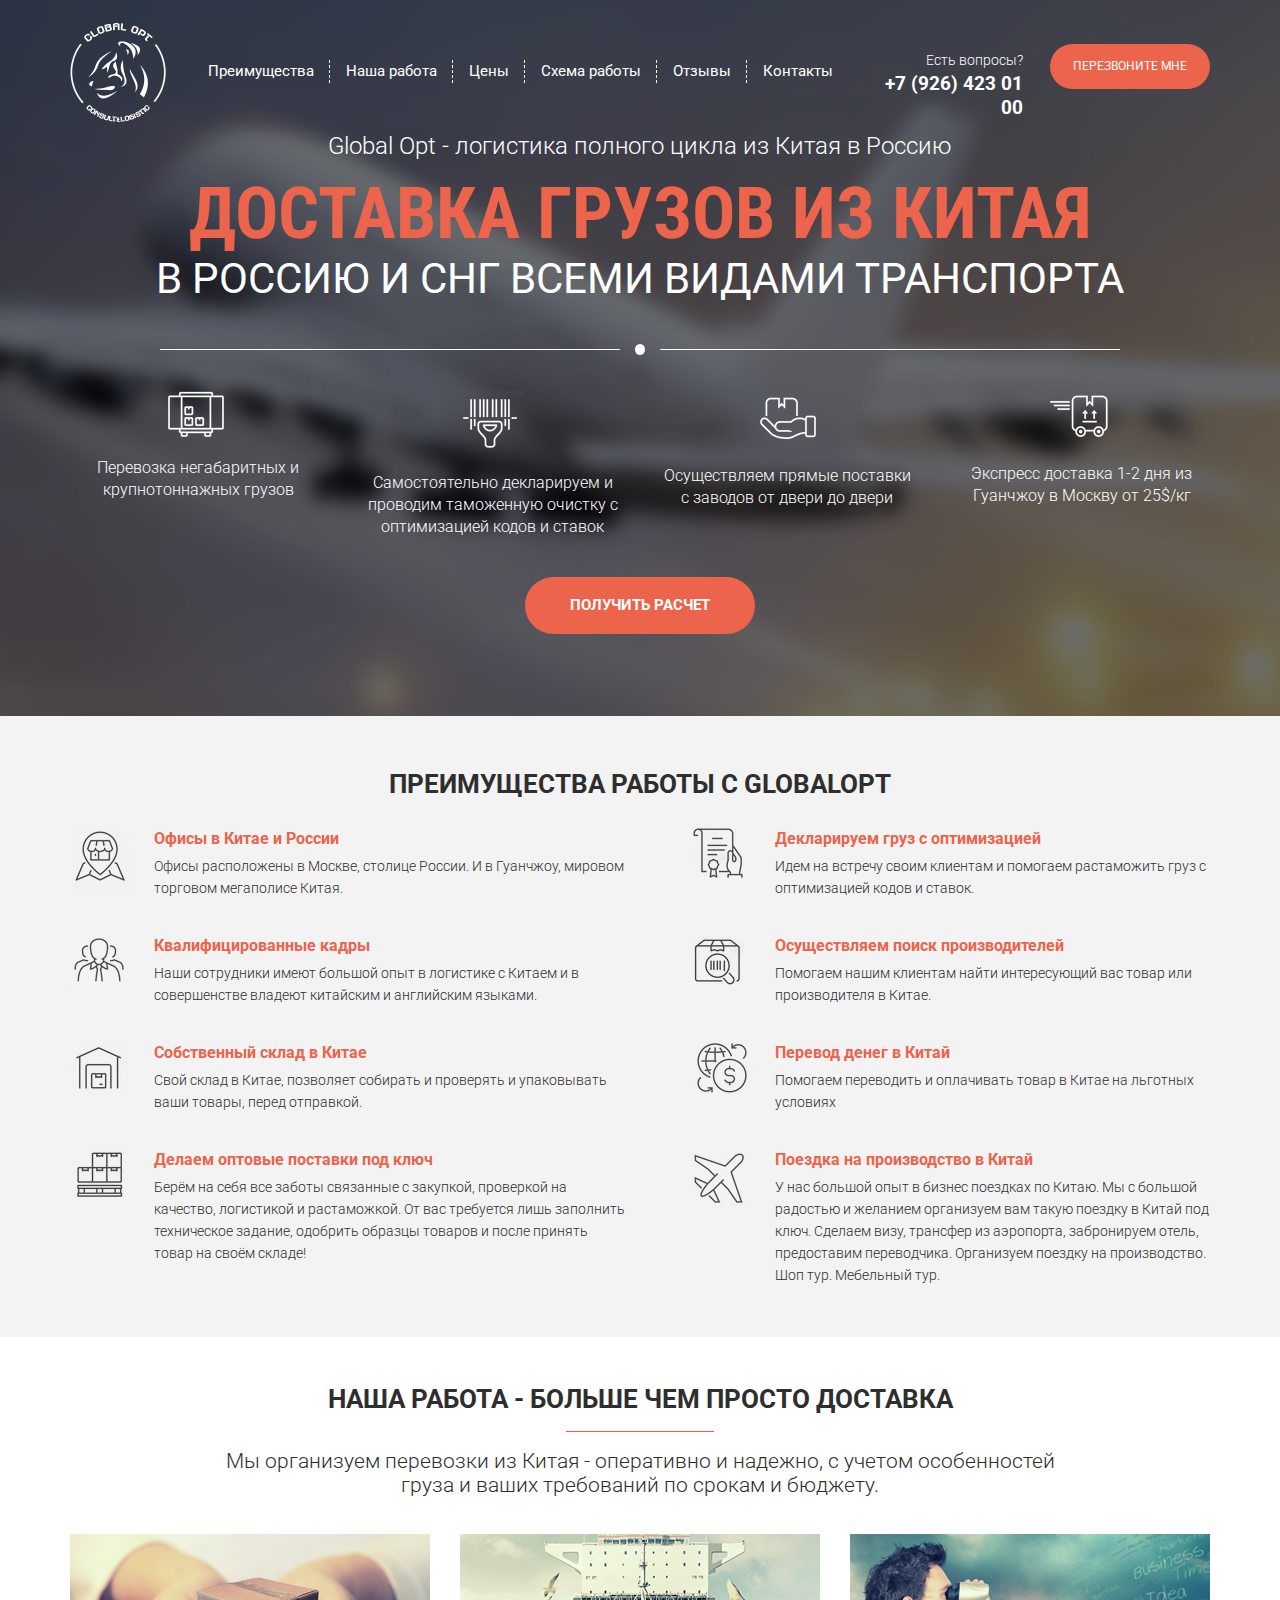
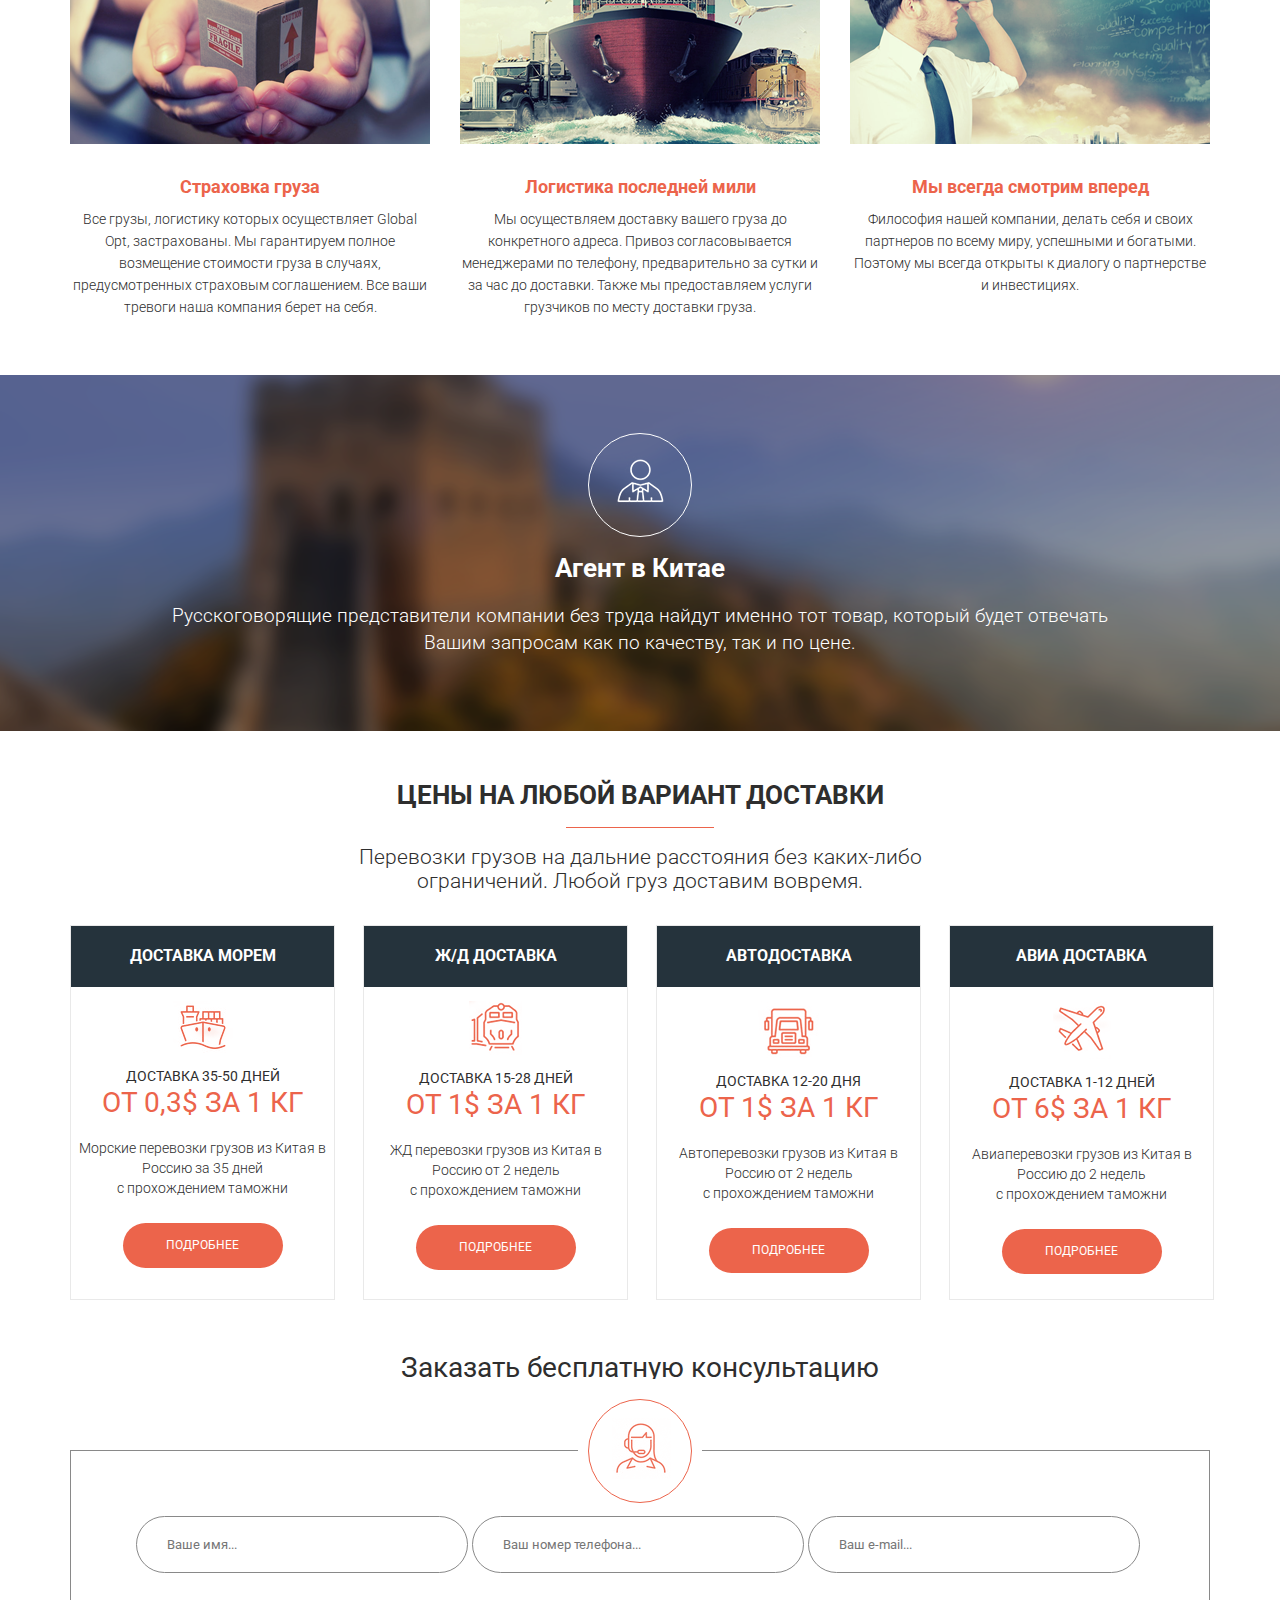
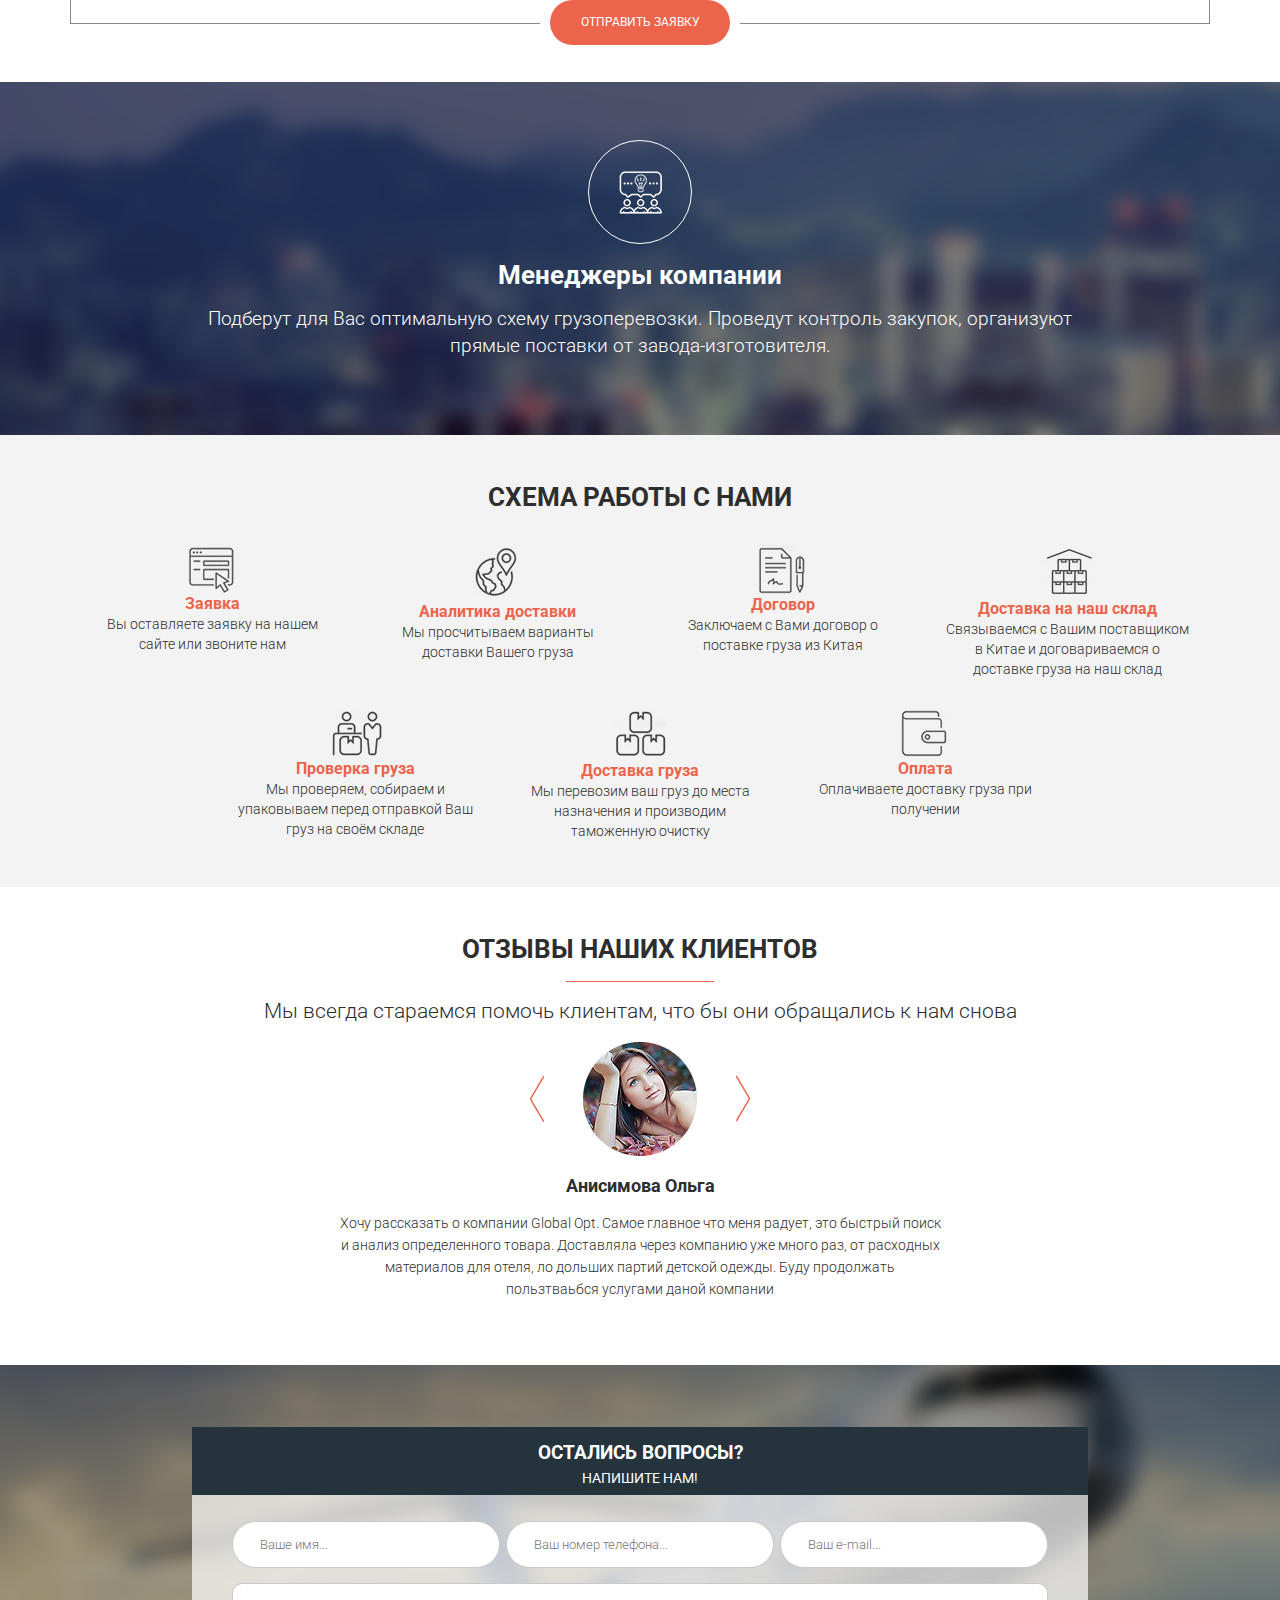
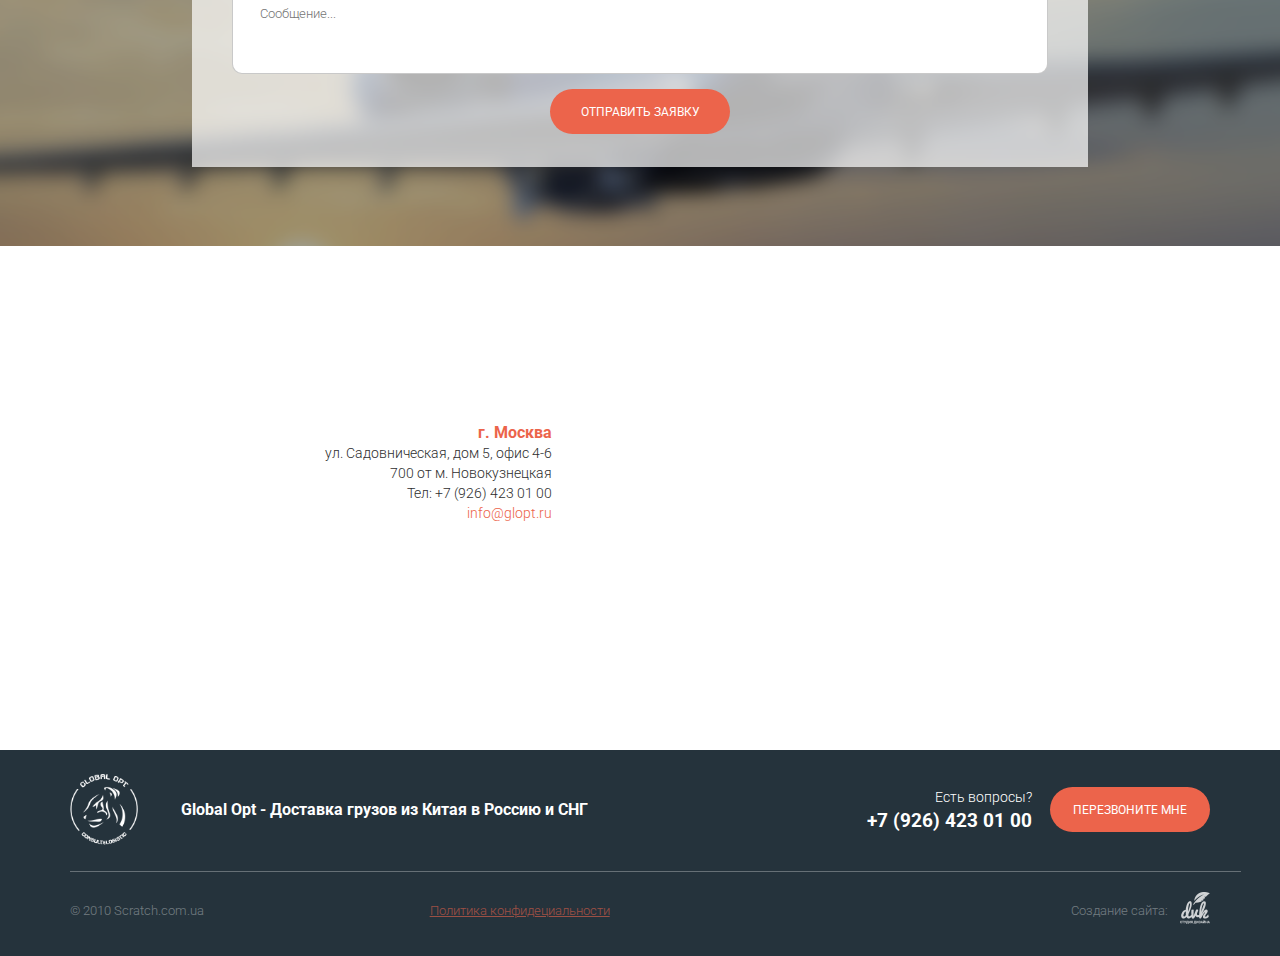
<file: glot/index.html>
<!DOCTYPE html><html lang="ru"><head><meta charset="UTF-8"><meta http-equiv="X-UA-Compatible" content="IE=edge"><meta name="viewport" content="width=device-width,initial-scale=1"><title>Glot</title><link rel="stylesheet" href="css/style.min.css"></head><body><header class="promo"><div class="container"><div class="promo__wrapper"><img src="icons/logo/logo.png" alt="logo" class="promo__logo"><div class="hamburger"><span></span> <span class="long"></span> <span></span></div><nav class="promo__links"><a href="#advant" class="promo__link">Преимущества</a><div class="promo__divider"></div><a href="#work" class="promo__link">Наша работа</a><div class="promo__divider"></div><a href="#price" class="promo__link">Цены</a><div class="promo__divider"></div><a href="#schema" class="promo__link">Схема работы</a><div class="promo__divider"></div><a href="#reviews" class="promo__link">Отзывы</a><div class="promo__divider"></div><a href="#contacts" class="promo__link">Контакты</a></nav><div class="promo__phone"><div class="promo__text">Есть вопросы?</div><a href="tel:79264230100" class="promo__number">+7 (926) 423 01 00</a></div><button class="btn promo__btn">Перезвоните мне</button></div><div class="promo__subtitle">Global Opt - логистика полного цикла из Китая в Россию</div><h1 class="promo__title">ДОСТАВКА ГРУЗОВ ИЗ КИТАЯ<br><span>В РОССИЮ И СНГ ВСЕМИ ВИДАМИ ТРАНСПОРТА</span></h1><div class="promo__delimiter"><div class="promo__line"></div><div class="promo__circle"></div><div class="promo__line"></div></div><div class="promo__wrapper-advant"><div class="promo__item"><img src="icons/main/cargo.png" alt="cargo" class="promo__icon"><div class="promo__descr">Перевозка негабаритных и крупнотоннажных грузов</div></div><div class="promo__item"><img src="icons/main/cleaning.png" alt="cleaning" class="promo__icon"><div class="promo__descr">Самостоятельно декларируем и проводим таможенную очистку с оптимизацией кодов и ставок</div></div><div class="promo__item"><img src="icons/main/suply.png" alt="suply" class="promo__icon"><div class="promo__descr">Осуществляем прямые поставки с заводов от двери до двери</div></div><div class="promo__item"><img src="icons/main/delivery.png" alt="delivery" class="promo__icon"><div class="promo__descr">Экспресс доставка 1-2 дня из Гуанчжоу в Москву от 25$/кг</div></div></div><button class="btn btn-second">Получить расчет</button></div></header><div class="menu"><div class="menu__block"><div class="menu__close"><svg width="29" height="30" viewBox="0 0 29 30" fill="none" xmlns="http://www.w3.org/2000/svg"><path d="M17.1568 14.5231L28.4489 3.23075C29.1837 2.49623 29.1837 1.30861 28.4489 0.574085C27.7144 -0.160437 26.5267 -0.160437 25.7922 0.574085L14.4998 11.8665L3.20781 0.574085C2.47295 -0.160437 1.28567 -0.160437 0.551149 0.574085C-0.183716 1.30861 -0.183716 2.49623 0.551149 3.23075L11.8432 14.5231L0.551149 25.8155C-0.183716 26.55 -0.183716 27.7376 0.551149 28.4721C0.917206 28.8385 1.39852 29.0226 1.87948 29.0226C2.36045 29.0226 2.84141 28.8385 3.20781 28.4721L14.4998 17.1798L25.7922 28.4721C26.1586 28.8385 26.6396 29.0226 27.1205 29.0226C27.6015 29.0226 28.0825 28.8385 28.4489 28.4721C29.1837 27.7376 29.1837 26.55 28.4489 25.8155L17.1568 14.5231Z" fill="white"/></svg></div><nav><ul class="menu__list"><li class="menu__link"><a href="#advant">Преимущества</a></li><li class="menu__link"><a href="#work">Наша работа</a></li><li class="menu__link"><a href="#price">Цены</a></li><li class="menu__link"><a href="#schema">Схема работы</a></li><li class="menu__link"><a href="#reviews">Отзывы</a></li><li class="menu__link"><a href="#contacts">Контакты</a></li></ul></nav></div><div class="menu__overlay"></div></div><section id="advant" class="advant"><div class="container"><h2 class="advant__title">Преимущества работы с GlobalOpt</h2><div class="advant__wrapper"><div class="advant__item"><img src="icons/second/offices.png" alt="offices" class="advant__icon"><div class="advant__descr"><div class="advant__header">Офисы в Китае и России</div><div class="advant__text">Офисы расположены в Москве, столице России. И в Гуанчжоу, мировом торговом мегаполисе Китая.</div></div></div><div class="advant__item"><img src="icons/second/declaration.png" alt="declaration" class="advant__icon"><div class="advant__descr"><div class="advant__header">Декларируем груз с оптимизацией</div><div class="advant__text">Идем на встречу своим клиентам и помогаем растаможить груз с оптимизацией кодов и ставок.</div></div></div><div class="advant__item"><img src="icons/second/personnel.png" alt="personnel" class="advant__icon"><div class="advant__descr"><div class="advant__header">Квалифицированные кадры</div><div class="advant__text">Наши сотрудники имеют большой опыт в логистике с Китаем и в совершенстве владеют китайским и английским языками.</div></div></div><div class="advant__item"><img src="icons/second/search.png" alt="search" class="advant__icon"><div class="advant__descr"><div class="advant__header">Осуществляем поиск производителей</div><div class="advant__text">Помогаем нашим клиентам найти интересующий вас товар или производителя в Китае.</div></div></div><div class="advant__item"><img src="icons/second/warehouse.png" alt="warehouse" class="advant__icon"><div class="advant__descr"><div class="advant__header">Собственный склад в Китае</div><div class="advant__text">Свой склад в Китае, позволяет собирать и проверять и упаковывать ваши товары, перед отправкой.</div></div></div><div class="advant__item"><img src="icons/second/transfer.png" alt="transfer" class="advant__icon"><div class="advant__descr"><div class="advant__header">Перевод денег в Китай</div><div class="advant__text">Помогаем переводить и оплачивать товар в Китае на льготных условиях</div></div></div><div class="advant__item"><img src="icons/second/wholesale.png" alt="plane" class="advant__icon"><div class="advant__descr"><div class="advant__header">Делаем оптовые поставки под ключ</div><div class="advant__text">Берём на себя все заботы связанные с закупкой, проверкой на качество, логистикой и растаможкой. От вас требуется лишь заполнить техническое задание, одобрить образцы товаров и после принять товар на своём складе!</div></div></div><div class="advant__item"><img src="icons/second/plane.png" alt="" class="advant__icon"><div class="advant__descr"><div class="advant__header">Поездка на производство в Китай</div><div class="advant__text">У нас большой опыт в бизнес поездках по Китаю. Мы с большой радостью и желанием организуем вам такую поездку в Китай под ключ. Сделаем визу, трансфер из аэропорта, забронируем отель, предоставим переводчика. Организуем поездку на производство. Шоп тур. Мебельный тур.</div></div></div></div></div></section><section id="work" class="work"><div class="container"><h2 class="work__title">Наша работа - больше чем просто доставка</h2><div class="divider"></div><div class="work__text">Мы организуем перевозки из Китая - оперативно и надежно, с учетом особенностей груза и ваших требований по срокам и бюджету.</div><div class="work__wrapper"><div class="work__item"><img src="img/content/insurance.png" alt="insurance" class="work__image"><div class="work__header">Страховка груза</div><div class="work__descr">Все грузы, логистику которых осуществляет Global Opt, застрахованы. Мы гарантируем полное возмещение стоимости груза в случаях, предусмотренных страховым соглашением. Все ваши тревоги наша компания берет на себя.</div></div><div class="work__item"><img src="img/content/ship.png" alt="ship" class="work__image"><div class="work__header">Логистика последней мили</div><div class="work__descr">Мы осуществляем доставку вашего груза до конкретного адреса. Привоз согласовывается менеджерами по телефону, предварительно за сутки и за час до доставки. Также мы предоставляем услуги грузчиков по месту доставки груза.</div></div><div class="work__item"><img src="img/content/look.png" alt="look" class="work__image"><div class="work__header">Мы всегда смотрим вперед</div><div class="work__descr">Философия нашей компании, делать себя и своих партнеров по всему миру, успешными и богатыми. Поэтому мы всегда открыты к диалогу о партнерстве и инвестициях.</div></div></div></div></section><section class="agent"><div class="container"><div class="agent__icon"><img src="icons/third/agent.png" alt="agent"></div><h3 class="agent__title">Агент в Китае</h3><div class="agent__descr">Русскоговорящие представители компании без труда найдут именно тот товар, который будет отвечать Вашим запросам как по качеству, так и по цене.</div></div></section><section id="price" class="price"><div class="container"><h2 class="price__title">Цены на любой вариант доставки</h2><div class="divider"></div><div class="price__text">Перевозки грузов на дальние расстояния без каких-либо ограничений. Любой груз доставим вовремя.</div><div class="price__wrapper"><div class="price__item"><div class="price__header">Доставка морем</div><img src="icons/price/ship.png" alt="ship" class="price__icon"><div class="price__cost">Доставка 35-50 дней<br><span>от 0,3$ за 1 кг</span></div><div class="price__descr">Морские перевозки грузов из Китая в<br>Россию за 35 дней<br>с прохождением таможни</div><button class="btn price__btn">Подробнее</button></div><div class="price__item"><div class="price__header">Ж/Д доставка</div><img src="icons/price/railway.png" alt="railway" class="price__icon"><div class="price__cost">Доставка 15-28 дней<br><span>от 1$ за 1 кг</span></div><div class="price__descr">ЖД перевозки грузов из Китая в<br>Россию от 2 недель<br>с прохождением таможни</div><button class="btn price__btn">Подробнее</button></div><div class="price__item"><div class="price__header">Автодоставка</div><img src="icons/price/auto.png" alt="auto" class="price__icon"><div class="price__cost">Доставка 12-20 дня<br><span>от 1$ за 1 кг</span></div><div class="price__descr">Автоперевозки грузов из Китая в<br>Россию от 2 недель<br>с прохождением таможни</div><button class="btn price__btn">Подробнее</button></div><div class="price__item"><div class="price__header">Авиа доставка</div><img src="icons/price/air.png" alt="air" class="price__icon"><div class="price__cost">Доставка 1-12 дней<br><span>от 6$ за 1 кг</span></div><div class="price__descr">Авиаперевозки грузов из Китая в<br>Россию до 2 недель<br>с прохождением таможни</div><button class="btn price__btn">Подробнее</button></div></div></div></section><section class="consultation"><div class="container"><h2 class="consultation__title">Заказать бесплатную консультацию</h2><div class="consultation__icons"><div class="consultation__icon"><img src="icons/consultation/consultation.png" alt="consultation"></div></div><form action="#" class="consultation__form"><input required id="name" name="name" type="text" placeholder="Ваше имя..."> <input required id="phone" name="phone" type="number" placeholder="Ваш номер телефона..."> <input required id="email" name="email" type="email" placeholder="Ваш e-mail..."><div class="consultation__btn"><button class="consultation__button btn">Отправить заявку</button></div></form></div></section><section class="managers"><div class="container"><div class="managers__icon"><img src="icons/managers/managers.png" alt="managers"></div><h3 class="managers__title">Менеджеры компании</h3><div class="managers__descr">Подберут для Вас оптимальную схему грузоперевозки. Проведут контроль закупок, организуют прямые поставки от завода-изготовителя.</div></div></section><section id="schema" class="schema"><div class="container"><h2 class="schema__title">Схема работы с нами</h2><div class="schema__wrapper"><div class="schema__item"><img src="icons/scheme/request.png" alt="request" class="schema__icon"><div class="schema__header">Заявка</div><div class="schema__descr">Вы оставляете заявку на нашем сайте или звоните нам</div></div><div class="schema__item"><img src="icons/scheme/analytics.png" alt="analytics" class="schema__icon"><div class="schema__header">Аналитика доставки</div><div class="schema__descr">Мы просчитываем варианты доставки Вашего груза</div></div><div class="schema__item"><img src="icons/scheme/contract.png" alt="contract" class="schema__icon"><div class="schema__header">Договор</div><div class="schema__descr">Заключаем с Вами договор о поставке груза из Китая</div></div><div class="schema__item"><img src="icons/scheme/warehouse.png" alt="warehouse" class="schema__icon"><div class="schema__header">Доставка на наш склад</div><div class="schema__descr">Связываемся с Вашим поставщиком в Китае и договариваемся о доставке груза на наш склад</div></div><div class="schema__item"><img src="icons/scheme/check.png" alt="check" class="schema__icon"><div class="schema__header">Проверка груза</div><div class="schema__descr">Мы проверяем, собираем и упаковываем перед отправкой Ваш груз на своём складе</div></div><div class="schema__item"><img src="icons/scheme/delivery.png" alt="delivery" class="schema__icon"><div class="schema__header">Доставка груза</div><div class="schema__descr">Мы перевозим ваш груз до места назначения и производим таможенную очистку</div></div><div class="schema__item"><img src="icons/scheme/payment.png" alt="payment" class="schema__icon"><div class="schema__header">Оплата</div><div class="schema__descr">Оплачиваете доставку груза при получении</div></div></div></div></section><section id="reviews" class="reviews"><div class="container"><h2 class="reviews__title">отзывы наших клиентов</h2><div class="divider"></div><div class="reviews__descr">Мы всегда стараемся помочь клиентам, что бы они обращались к нам снова</div><div class="reviews__item"><div class="reviews__slider"><svg class="reviews__left" xmlns="http://www.w3.org/2000/svg" width="14" height="46" viewBox="0 0 14 46"><g><g><path fill="#ec644b" d="M13.806 45.735c-.228.387-.597.387-.825 0L.194 24.025c-.147-.248-.2-.598-.157-.918-.071-.35-.025-.752.14-1.031L13.012.282c.23-.388.6-.388.829 0 .228.388.228 1.018 0 1.406L1.264 23.041l12.542 21.293c.228.387.228 1.014 0 1.4z"/></g></g></svg> <img src="img/reviews/Olga.png" alt="photo" class="reviews__photo"> <svg class="reviews__right" xmlns="http://www.w3.org/2000/svg" width="14" height="47" viewBox="0 0 14 47"><g><g><path fill="#ec644b" d="M.194 44.366l12.542-21.293L.158 1.719C-.07 1.33-.07.702.158.313c.229-.388.6-.388.828 0l12.837 21.794c.164.28.21.682.14 1.03.042.321-.01.67-.157.92L1.019 45.768c-.228.386-.597.386-.825 0-.228-.387-.228-1.015 0-1.401z"/></g></g></svg></div><div class="reviews__name">Анисимова Ольга</div><div class="reviews__text">Хочу рассказать о компании Global Opt. Самое главное что меня радует, это быстрый поиск и анализ определенного товара. Доставляла через компанию уже много раз, от расходных материалов для отеля, ло дольших партий детской одежды. Буду продолжать пользтваьбся услугами даной компании</div></div></div></section><section class="connect"><div class="container"><div class="connect__header"><h3 class="connect__title">Остались вопросы?</h3><div class="connect__text">Напишите нам!</div></div><form action="#" class="connect__form"><input required name="name" type="text" placeholder="Ваше имя..."> <input required name="phone" type="number" placeholder="Ваш номер телефона..."> <input required name="email" type="email" placeholder="Ваш e-mail..."> <textarea class="connect__textarea" name="text" id="textarea" placeholder="Сообщение..."></textarea> <button class="connect__btn btn">Отправить заявку</button></form></div></section><section id="contacts" class="contacts"><iframe src="https://www.google.com/maps/embed?pb=!1m18!1m12!1m3!1d2245.606371738567!2d37.62502931539089!3d55.74796799983303!2m3!1f0!2f0!3f0!3m2!1i1024!2i768!4f13.1!3m3!1m2!1s0x46b54af8f4b2bb81%3A0x45d8b81f41916c35!2z0KHQsNC00L7QstC90LjRh9C10YHQutCw0Y8g0YPQuy4sIDUsINCc0L7RgdC60LLQsCwg0KDQvtGB0YHQuNGPLCAxMTUwMzU!5e0!3m2!1sru!2sua!4v1620847804556!5m2!1sru!2sua" width="1920" height="500" style="border:0;" allowfullscreen="" loading="lazy"></iframe><address class="contacts__address"><div class="contacts__header">г. Москва</div><div class="contacts__text">ул. Садовническая, дом 5, офис 4-6<br>700 от м. Новокузнецкая<br>Тел: <a href="tel:79264230100">+7 (926) 423 01 00</a><br><span><a href="mailto:info@glopt.ru">info@glopt.ru</a></span></div></address></section><footer class="footer"><div class="container"><div class="footer__wrapper"><div class="footer__item"><img src="icons/logo/logo.png" alt="logo" class="footer__icon"><div class="footer__text">Global Opt - Доставка грузов из Китая в Россию и СНГ</div></div><div class="footer__item"><div class="footer__number">Есть вопросы?<br><a href="tel:79264230100">+7 (926) 423 01 00</a></div><button class="footer__btn btn">Перезвоните мне</button></div></div><div class="footer__divider"></div><div class="footer__links"><div class="footer__link">© 2010 Scratch.com.ua</div><a class="footer__link footer__policy">Политика конфидециальности</a><div class="footer__link">Создание сайта:</div><a href="#"><img src="icons/logo.png" alt="logo"></a></div></div></footer><script src="js/script.js"></script></body></html>
</file>
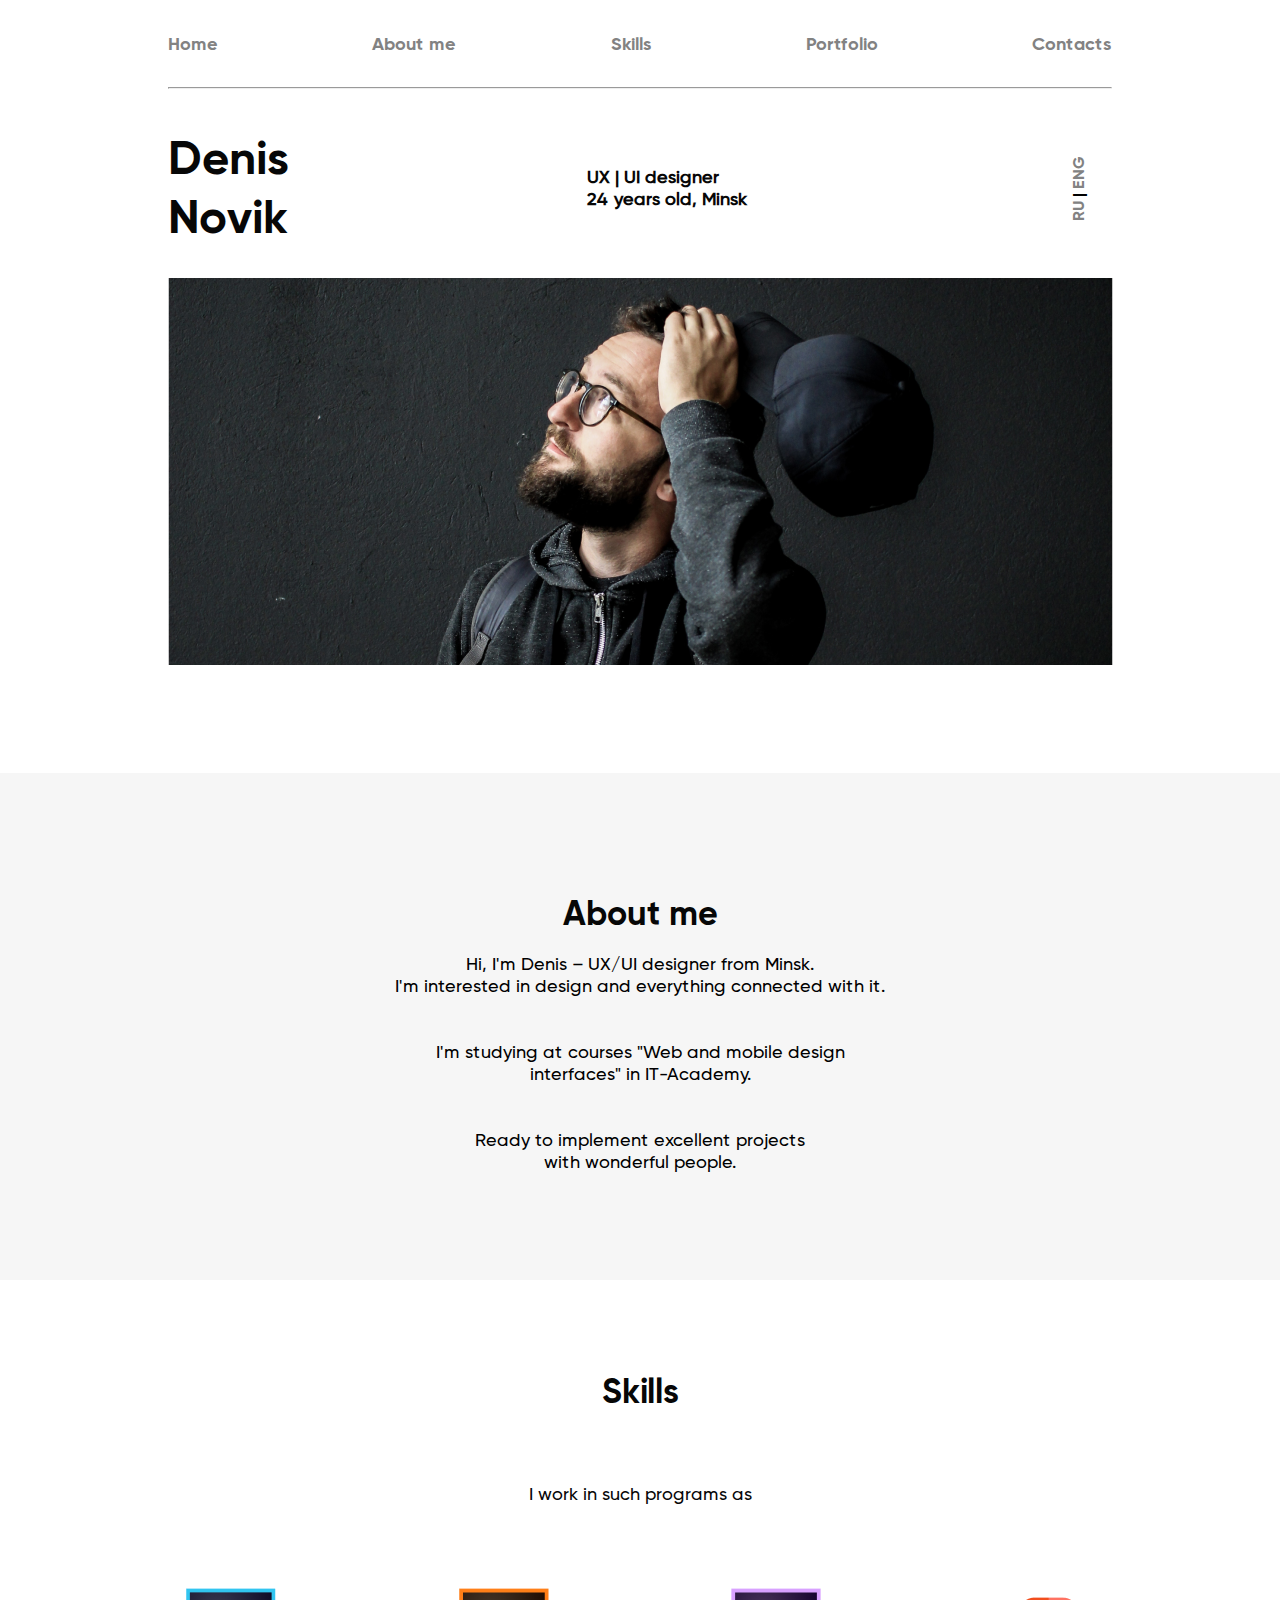
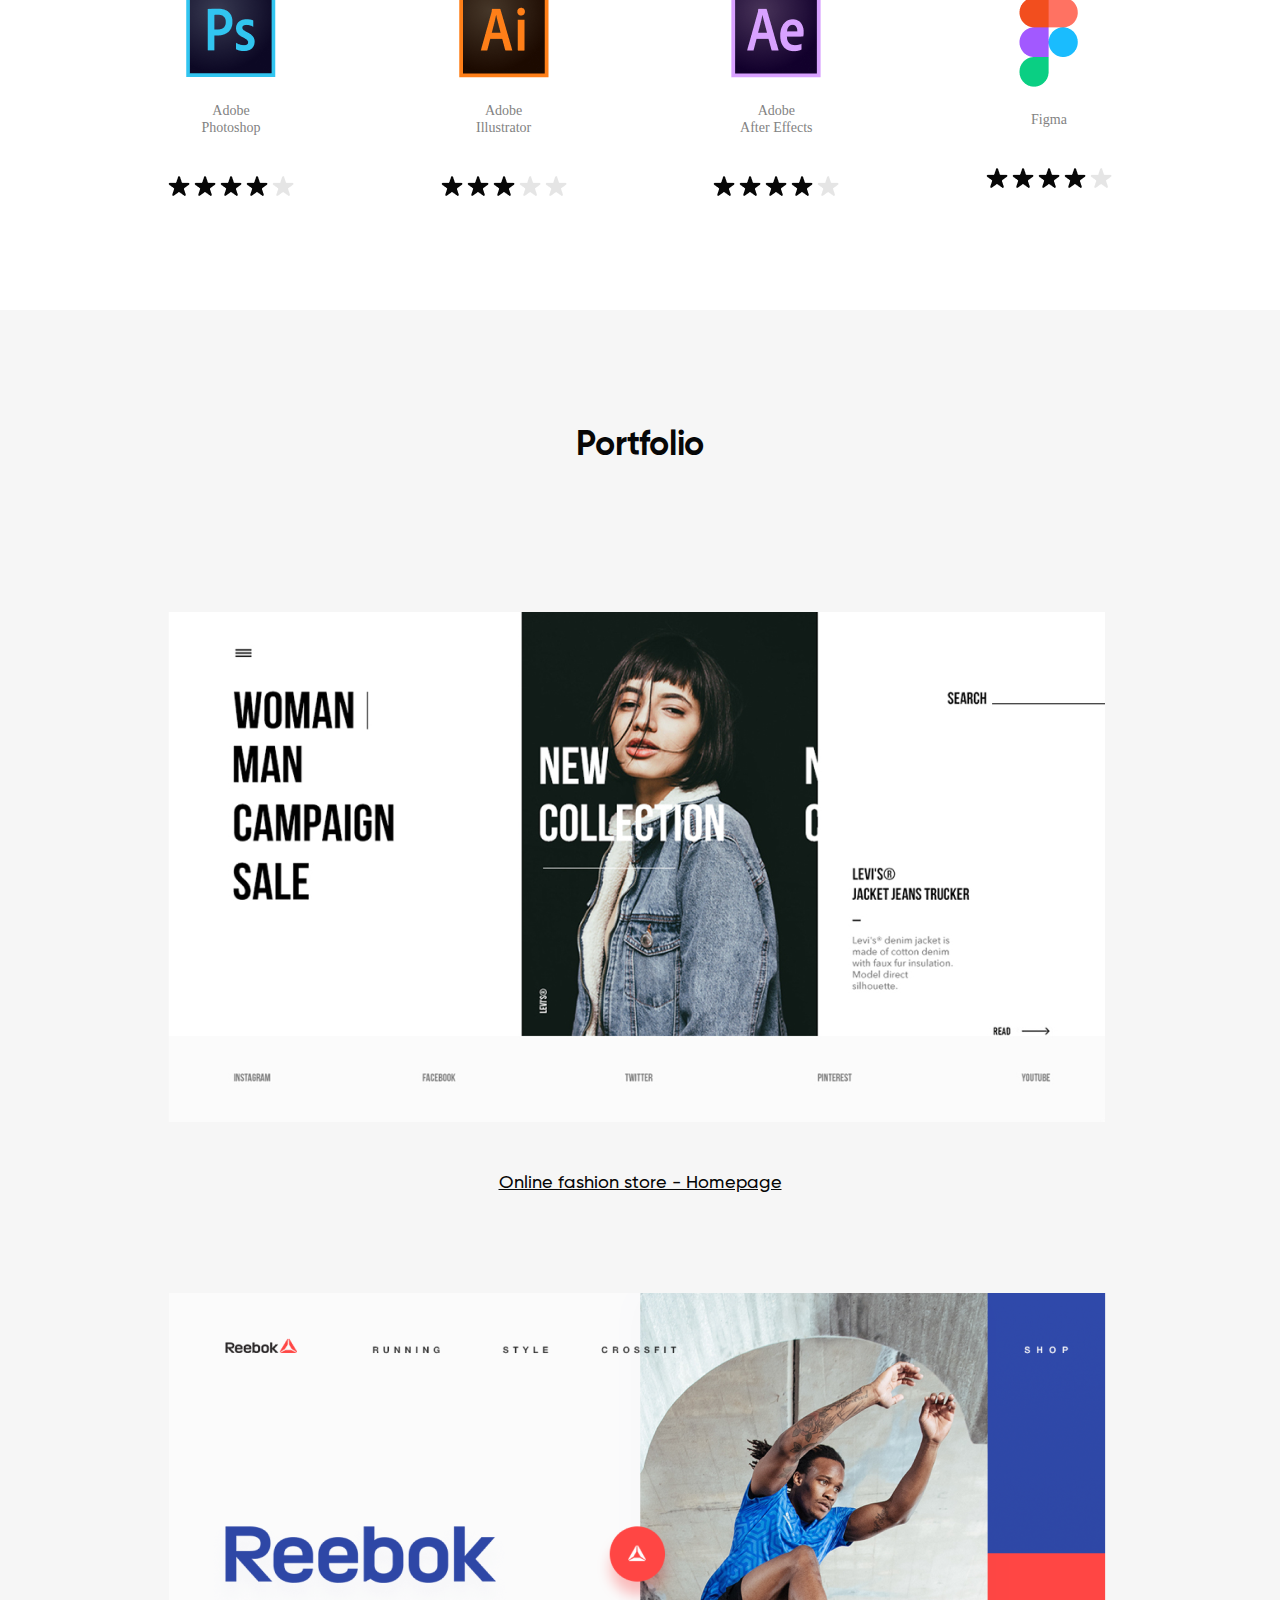
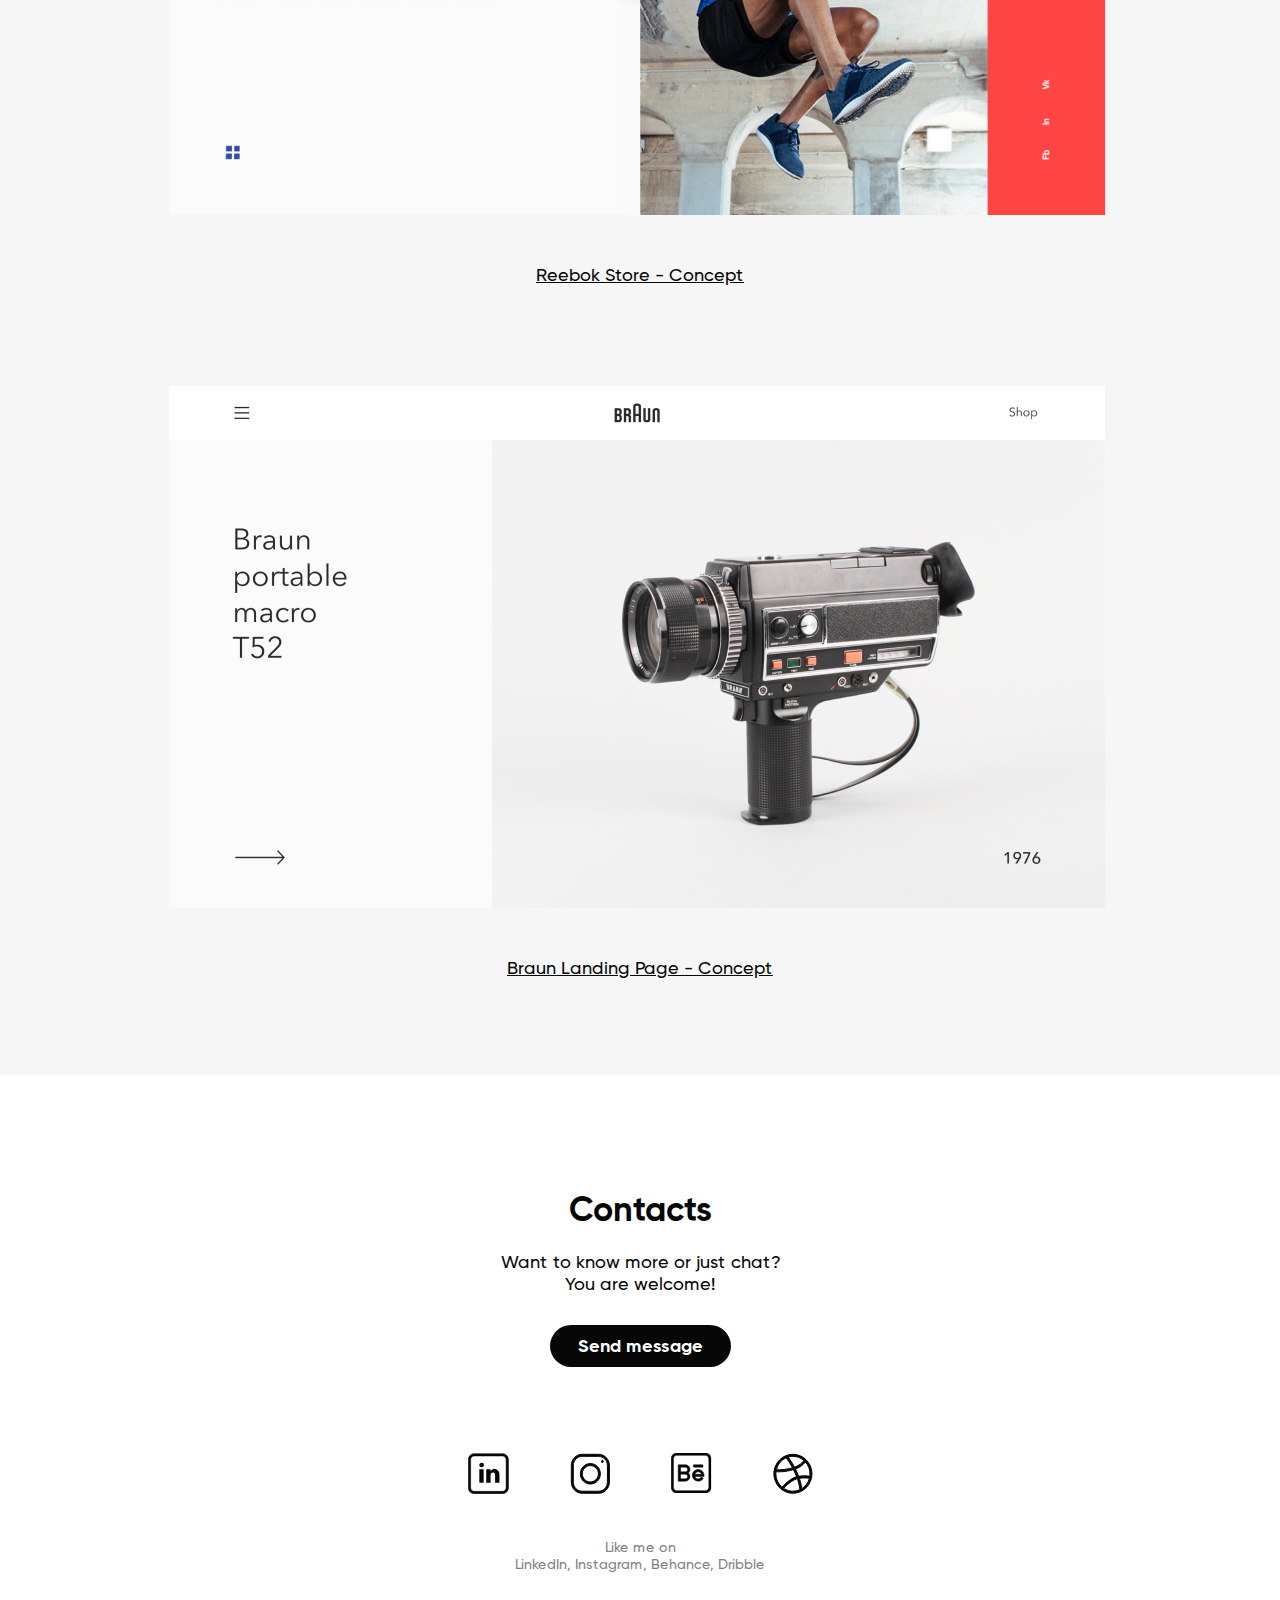
<file: portfolio_landing_page/index.html>
<!DOCTYPE html><html lang="en"><head><meta charset="UTF-8"><meta http-equiv="X-UA-Compatible" content="IE=edge"><meta name="viewport" content="width=device-width,initial-scale=1"><title>UX/UI Designer</title><link rel="stylesheet" href="css/style.min.css"></head><body><section class="header"><div class="container"><nav class="header__links"><a href="#home" class="header__link">Home</a> <a href="#about" class="header__link">About me</a> <a href="#skills" class="header__link">Skills</a> <a href="#portfolio" class="header__link">Portfolio</a> <a href="#contacts" class="header__link">Contacts</a></nav><hr></div></section><nav><div class="container"><ul class="menu"><div class="menu__block"><li class="menu__item"><a href="#home" class="menu__link">Home</a></li><li class="menu__item"><a href="#about" class="menu__link">About me</a></li><li class="menu__item"><a href="#skills" class="menu__link">Skills</a></li><li class="menu__item"><a href="#portfolio" class="menu__link">Portfolio</a></li><li class="menu__item"><a href="#contacts" class="menu__link">Contacts</a></li></div><div class="menu__lang"><a href="/russian.html">RU</a> | <a href="#" class="menu__eng">ENG</a></div></ul></div><div class="hamburger"><span></span> <span></span> <span></span></div></nav><section id="home" class="promo"><div class="container"><div class="promo__text"><div class="promo__name">Denis<br>Novik</div><h1 class="promo__about">UX | UI designer<br>24 years old, Minsk</h1><div class="promo__lang"><a href="/portfolio_landing_page/russian.html">RU</a> | <a href="#" class="promo__eng">ENG</a></div></div><picture><source media="(max-width: 576px)" srcset="img/main_photo_mobile.png"><source media="(min-width: 577px)" srcset="img/main_photo.png"><img src="img/main_photo.png" alt="Photo" class="promo__photo"></picture></div></section><section id="about" class="about"><div class="container"><h2 class="title">About me</h2><div class="about__descr"><p>Hi, I'm Denis – UX/UI designer from Minsk.<br>I'm interested in design and everything connected with it.</p><br><br><p>I'm studying at courses "Web and mobile design<br>interfaces" in IT-Academy.</p><br><br><p>Ready to implement excellent projects<br>with wonderful people.</p></div></div></section><section id="skills" class="skills"><div class="container"><h2 class="title">Skills</h2><div class="skills__text">I work in such programs as</div><div class="skills__items"><div class="skills__item"><img src="icons/Photoshop.png" alt="Photoshop" class="skills__icon"><div class="skills__descr">Adobe<br>Photoshop</div><img src="icons/Black_Star.png" alt="Black Star" class="skills__star"> <img src="icons/Black_Star.png" alt="Black Star" class="skills__star"> <img src="icons/Black_Star.png" alt="Black Star" class="skills__star"> <img src="icons/Black_Star.png" alt="Black Star" class="skills__star"> <img src="icons/White_Star.png" alt="White Star" class="skills__star"></div><div class="skills__item"><img src="icons/Illustrator.png" alt="Adobe Illustrator" class="skills__icon"><div class="skills__descr">Adobe<br>Illustrator</div><img src="icons/Black_Star.png" alt="Black Star" class="skills__star"> <img src="icons/Black_Star.png" alt="Black Star" class="skills__star"> <img src="icons/Black_Star.png" alt="Black Star" class="skills__star"> <img src="icons/White_Star.png" alt="White Star" class="skills__star"> <img src="icons/White_Star.png" alt="White Star" class="skills__star"></div><div class="skills__item"><img src="icons/Ae.png" alt="Adobe After Effects" class="skills__icon"><div class="skills__descr">Adobe<br>After Effects</div><img src="icons/Black_Star.png" alt="Black Star" class="skills__star"> <img src="icons/Black_Star.png" alt="Black Star" class="skills__star"> <img src="icons/Black_Star.png" alt="Black Star" class="skills__star"> <img src="icons/Black_Star.png" alt="Black Star" class="skills__star"> <img src="icons/White_Star.png" alt="White Star" class="skills__star"></div><div class="skills__item"><img src="icons/Figma.png" alt="Figma" class="skills__icon"><div class="skills__descr">Figma</div><img src="icons/Black_Star.png" alt="Black Star" class="skills__star"> <img src="icons/Black_Star.png" alt="Black Star" class="skills__star"> <img src="icons/Black_Star.png" alt="Black Star" class="skills__star"> <img src="icons/Black_Star.png" alt="Black Star" class="skills__star"> <img src="icons/White_Star.png" alt="White Star" class="skills__star"></div></div></div></section><section id="portfolio" class="portfolio"><div class="container"><h2 class="title">Portfolio</h2><div class="portfolio__works"><img src="img/Works/online_store.png" alt="online store" class="portfolio__items portfolio__items_mt0"> <a href="#" class="portfolio__link">Online fashion store - Homepage</a> <img src="img/Works/reebok_web.png" alt="reebok" class="portfolio__items"> <a href="#" class="portfolio__link">Reebok Store - Concept</a> <img src="img/Works/braun.png" alt="braun" class="portfolio__items"> <a href="#" class="portfolio__link">Braun Landing Page - Concept</a></div></div></section><section id="contacts" class="contacts"><div class="container"><h2 class="title">Contacts</h2><div class="contacts__descr">Want to know more or just chat?<br>You are welcome!</div><button class="contacts__btn">Send message</button><div class="contacts__icons"><img src="icons/contacts/In.svg" alt="Linkedin" class="contacts__icon"> <img src="icons/contacts/instagram.svg" alt="Instagram" class="contacts__icon"> <img src="icons/contacts/Be.svg" alt="Behance" class="contacts__icon"> <img src="icons/contacts/ball.svg" alt="Dribble" class="contacts__icon"></div><div class="contacts__text">Like me on<br>LinkedIn, Instagram, Behance, Dribble</div></div></section><script src="js/script.js"></script></body></html>
</file>
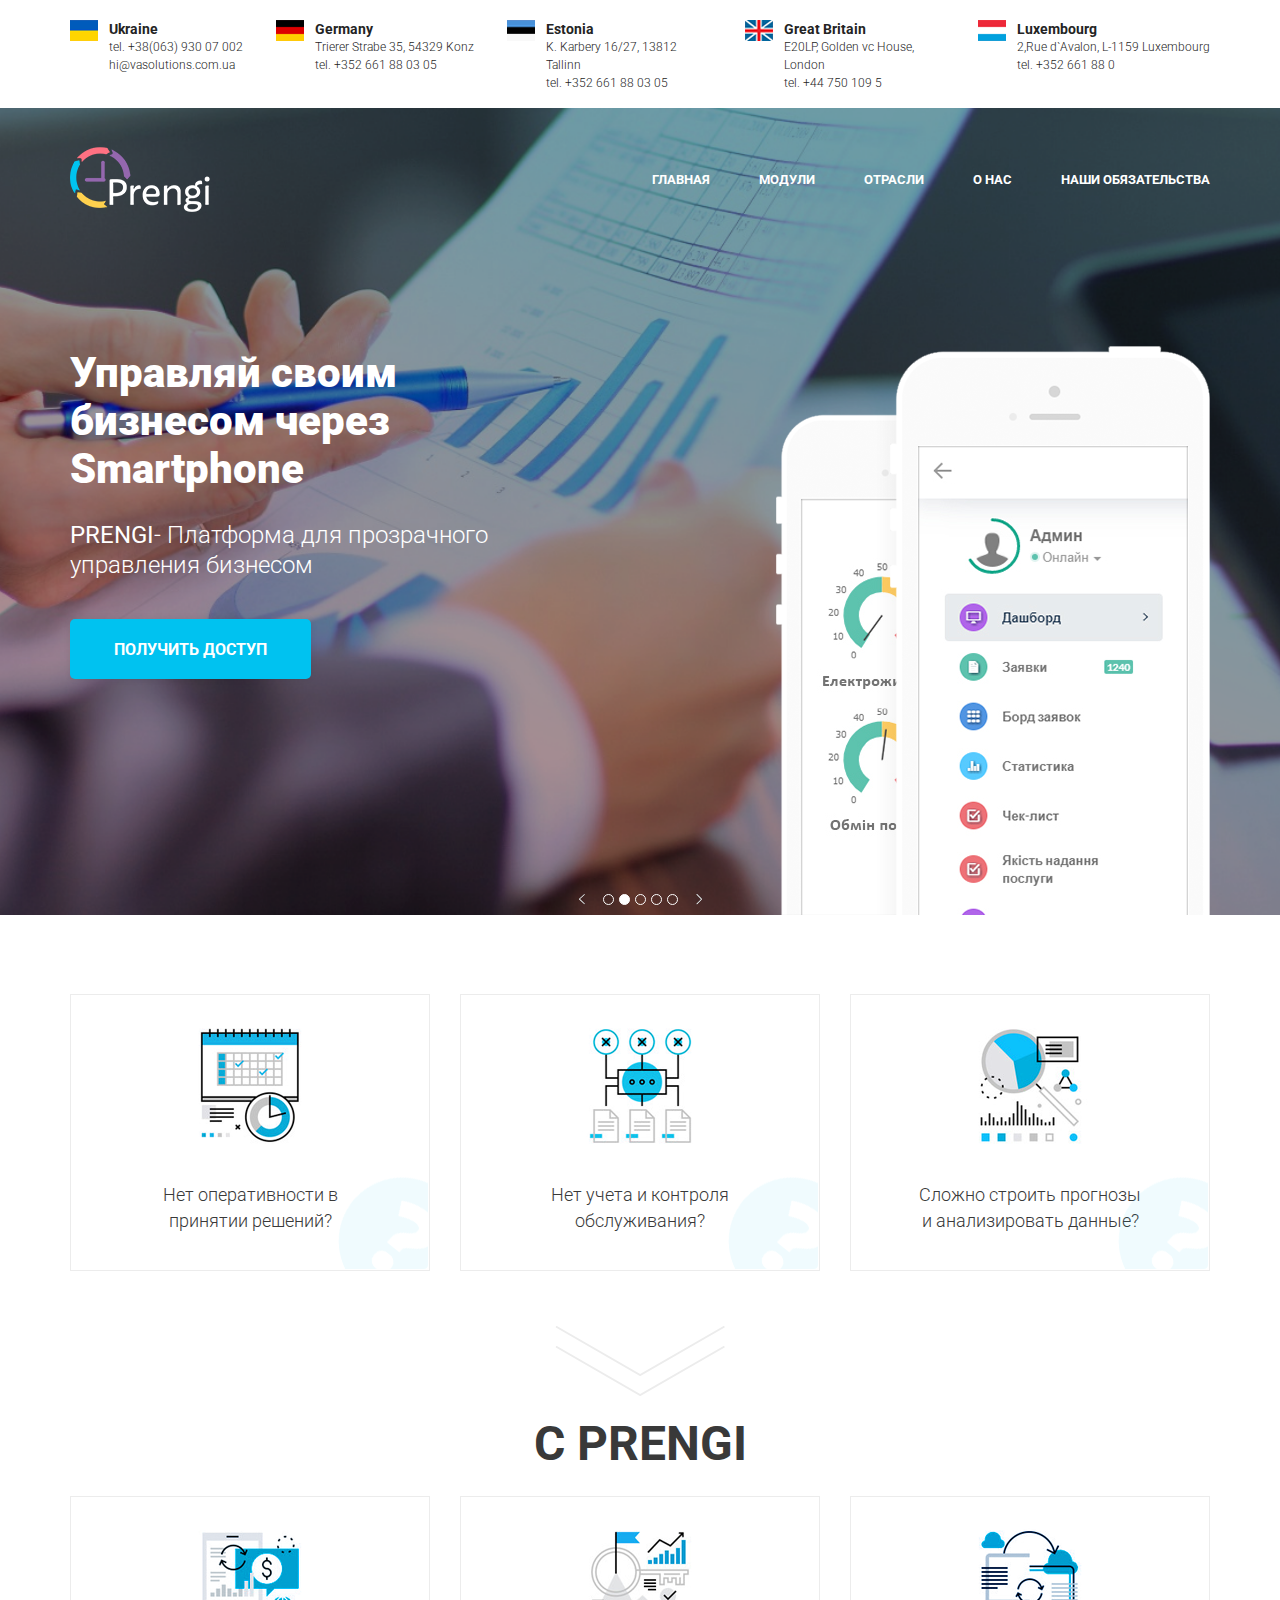
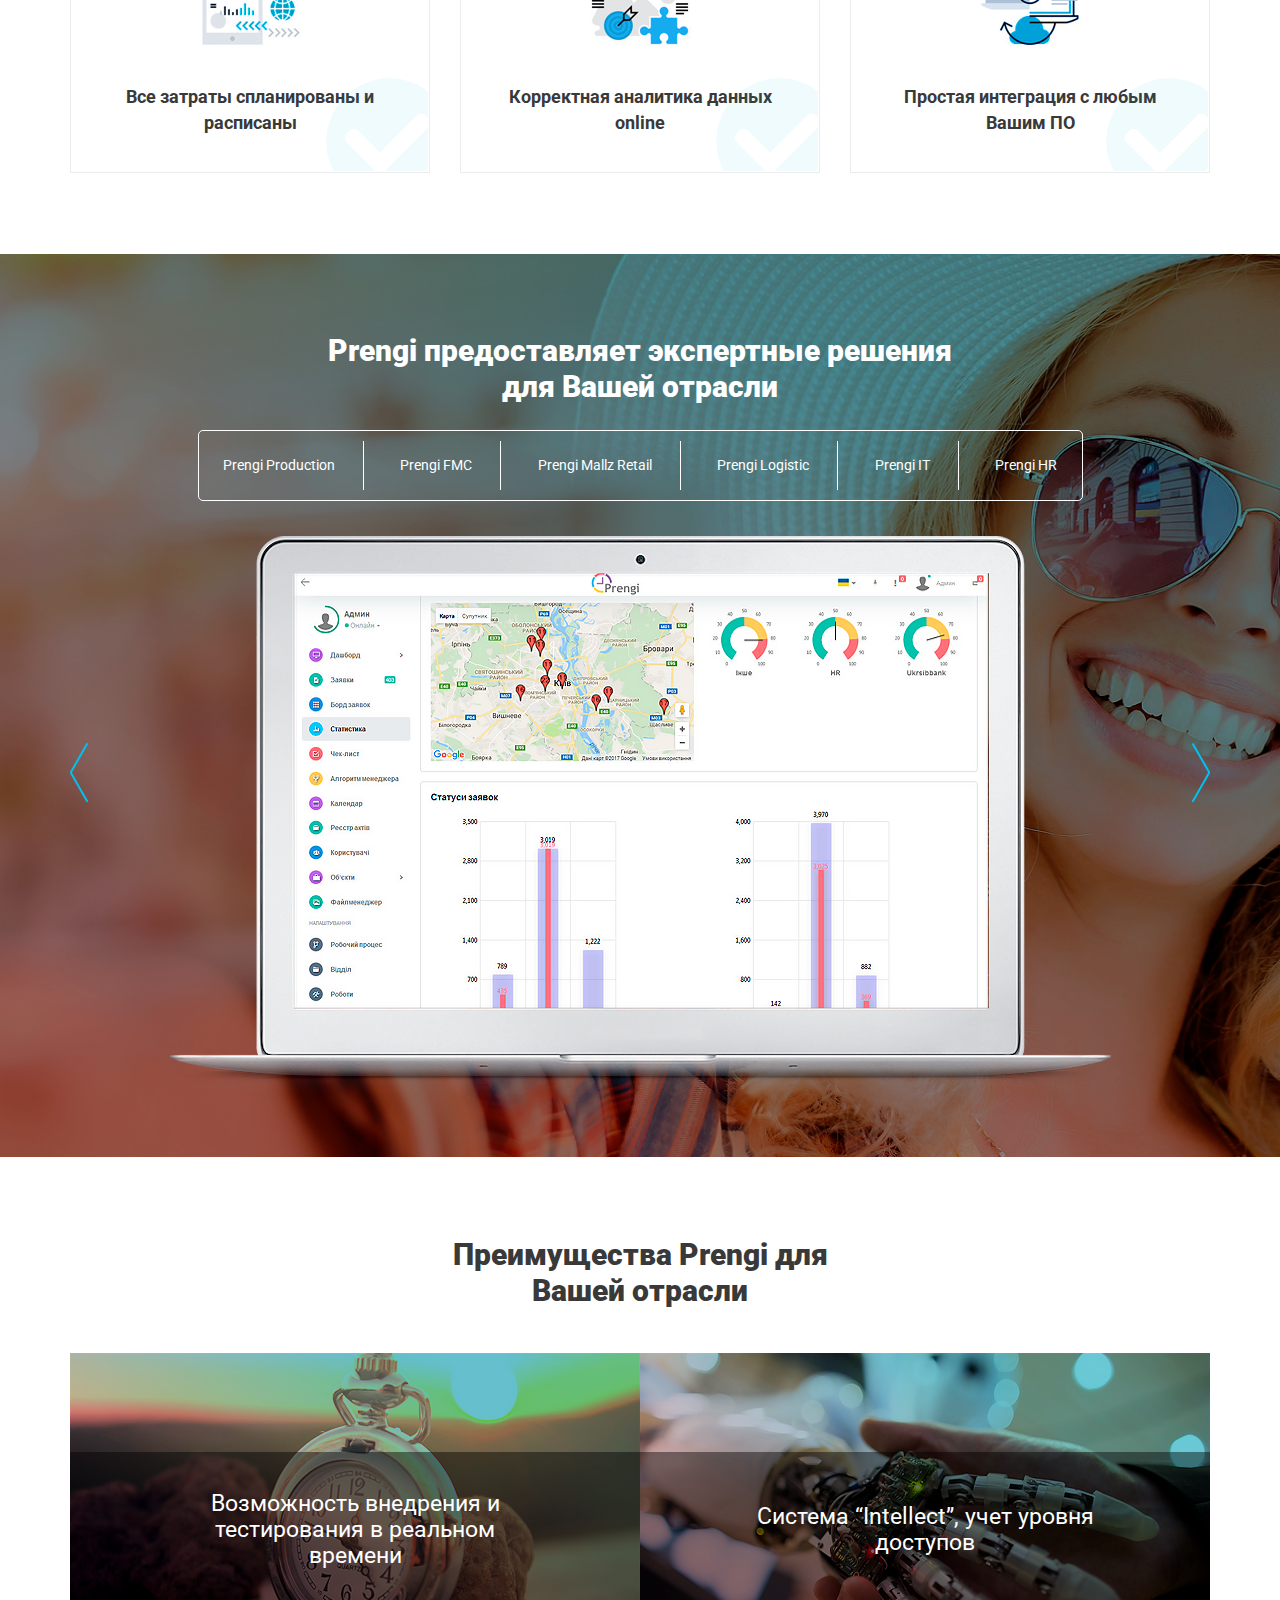
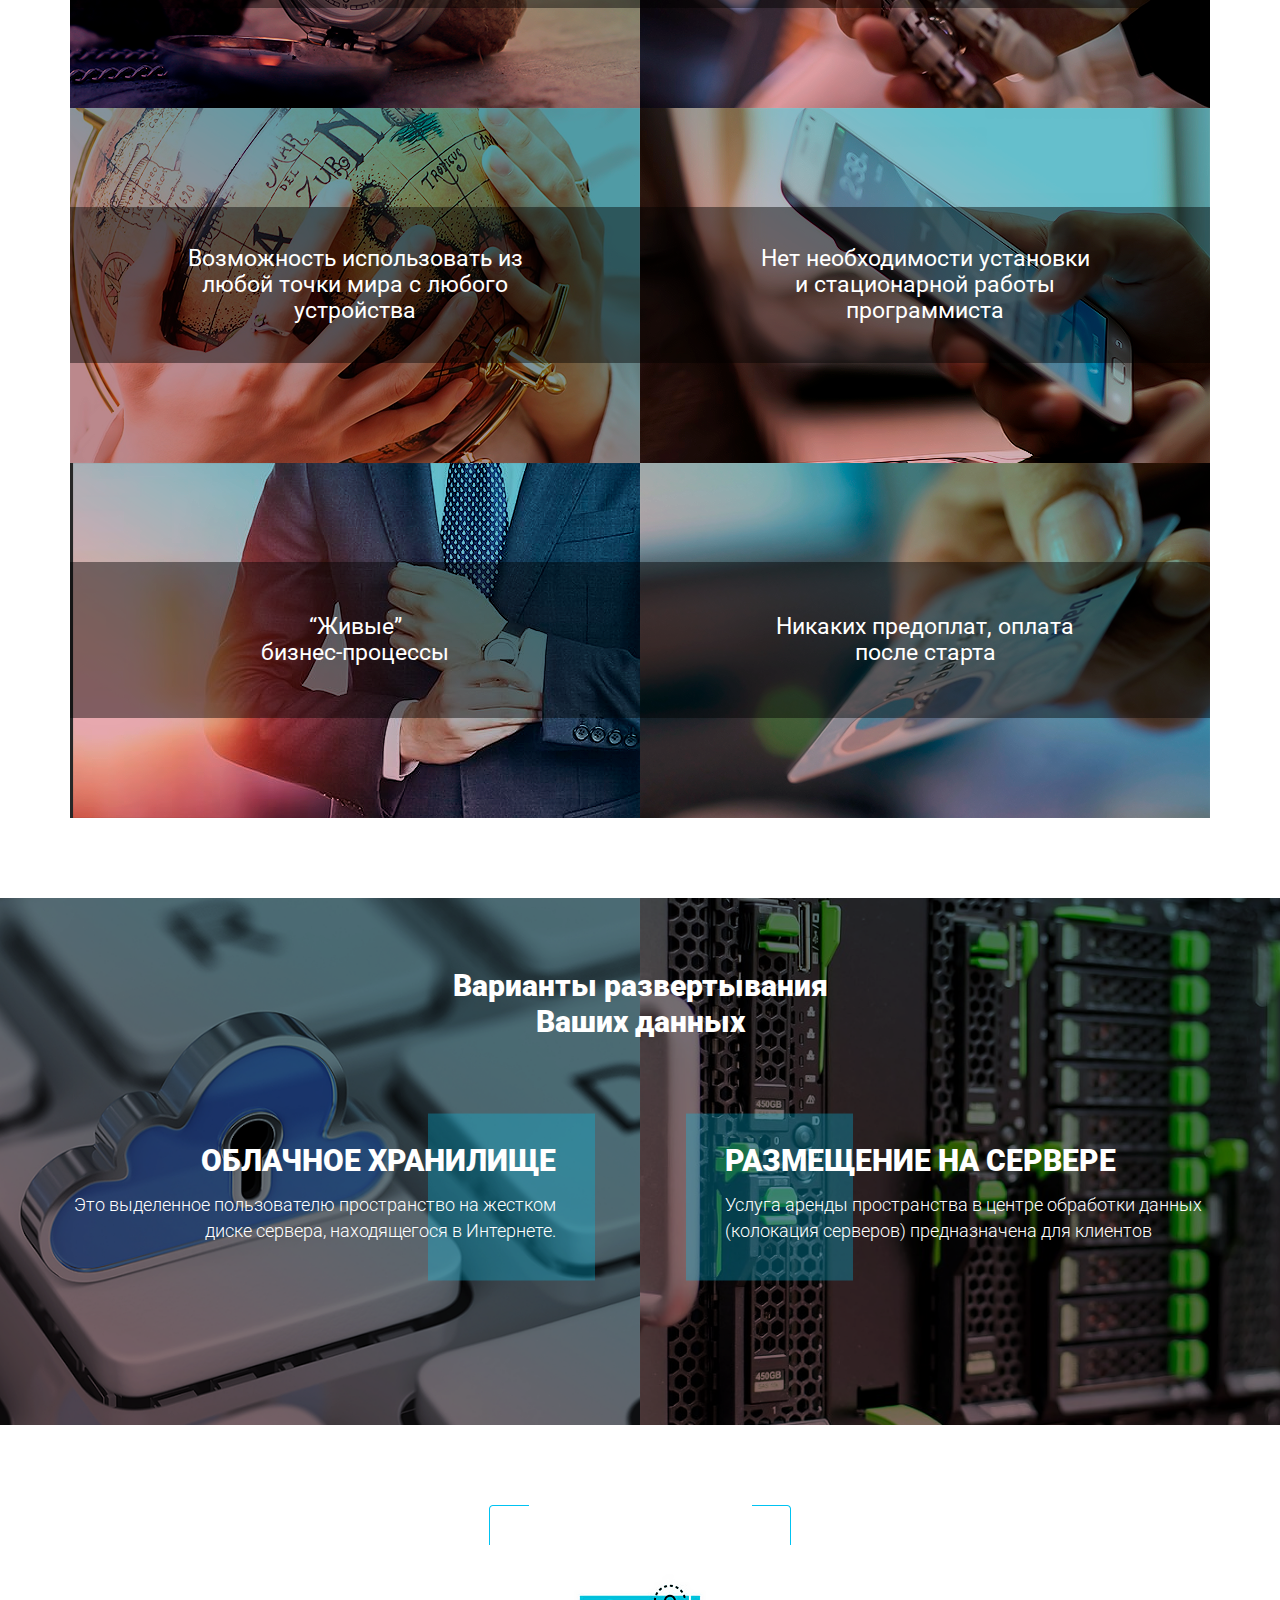
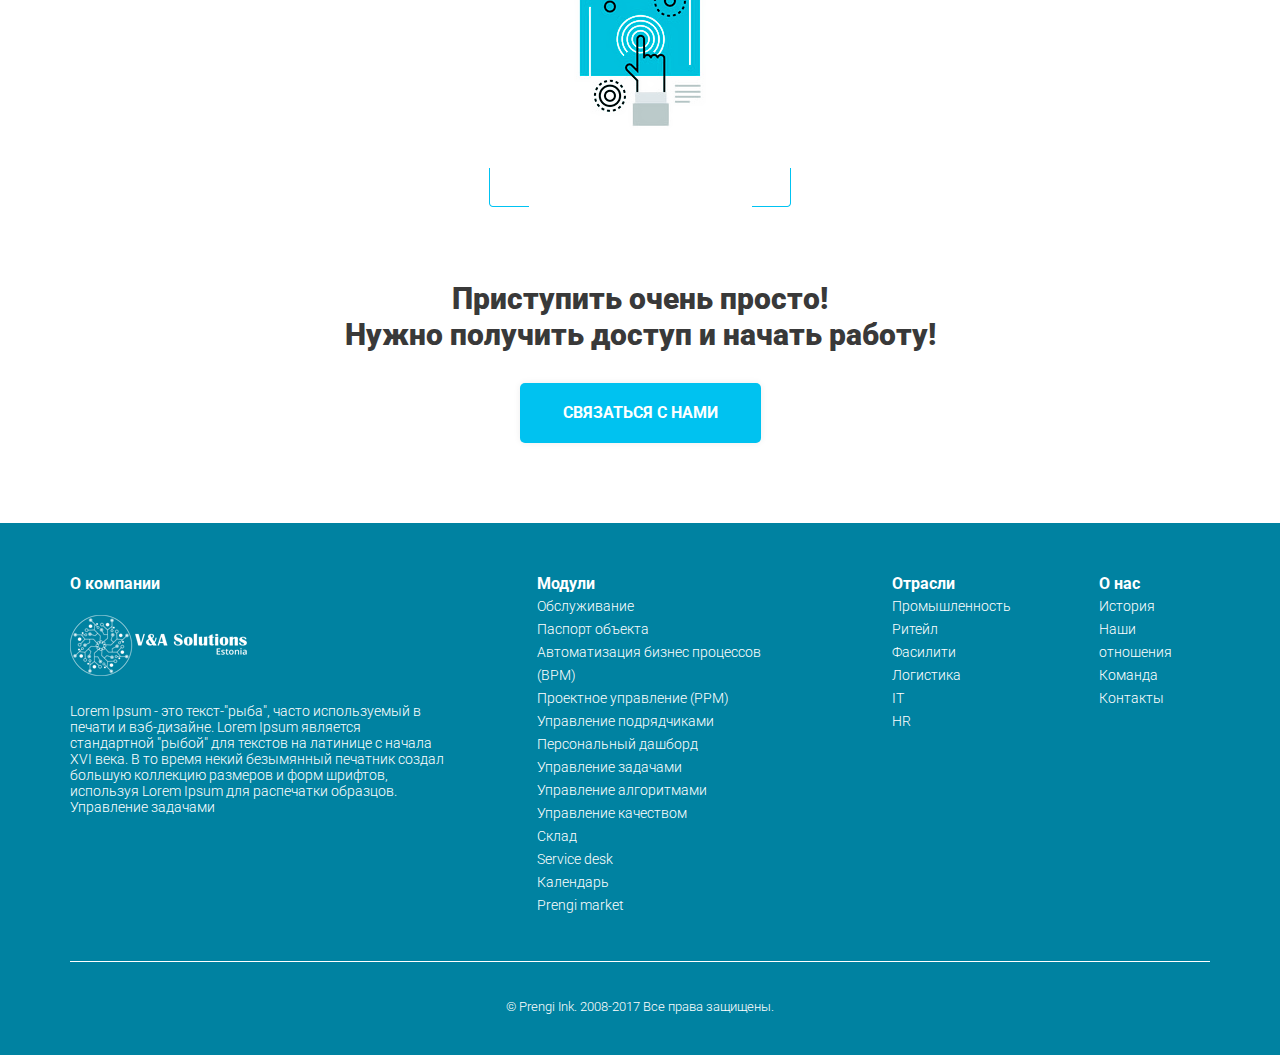
<file: Prengi/index.html>
<!DOCTYPE html><html lang="ru"><head><meta charset="UTF-8"><meta http-equiv="X-UA-Compatible" content="IE=edge"><meta name="viewport" content="width=device-width,initial-scale=1"><title>Prengi</title><link rel="stylesheet" href="css/style.min.css"></head><body><header class="contacts"><div class="container"><div class="contacts__wrapper"><div class="contacts__country"><img src="icons/cap/ukraine.png" alt="ukraine" class="contacts__flag"><div class="contacts__descr"><div class="contacts__title">Ukraine</div><div class="contacts__number">tel. +38(063) 930 07 002</div><div class="contacts__adress">hi@vasolutions.com.ua</div></div></div><div class="contacts__country"><img src="icons/cap/germany.png" alt="germany" class="contacts__flag"><div class="contacts__descr"><div class="contacts__title">Germany</div><div class="contacts__adress">Trierer Strabe 35, 54329 Konz</div><div class="contacts__number">tel. +352 661 88 03 05</div></div></div><div class="contacts__country"><img src="icons/cap/estonia.png" alt="estonia" class="contacts__flag"><div class="contacts__descr"><div class="contacts__title">Estonia</div><div class="contacts__adress">K. Karbery 16/27, 13812 Tallinn</div><div class="contacts__number">tel. +352 661 88 03 05</div></div></div><div class="contacts__country"><img src="icons/cap/great_britain.png" alt="great britain" class="contacts__flag"><div class="contacts__descr"><div class="contacts__title">Great Britain</div><div class="contacts__adress">E20LP, Golden vc House, London</div><div class="contacts__number">tel. +44 750 109 5</div></div></div><div class="contacts__country"><img src="icons/cap/luxembourg.png" alt="Luxembourg" class="contacts__flag"><div class="contacts__descr"><div class="contacts__title">Luxembourg</div><div class="contacts__adress">2,Rue d`Avalon, L-1159 Luxembourg</div><div class="contacts__number">tel. +352 661 88 0</div></div></div></div></div></header><div class="menu"><div class="menu__block"><div class="menu__close"><svg width="29" height="30" viewBox="0 0 29 30" fill="none" xmlns="http://www.w3.org/2000/svg"><path d="M17.1568 14.5231L28.4489 3.23075C29.1837 2.49623 29.1837 1.30861 28.4489 0.574085C27.7144 -0.160437 26.5267 -0.160437 25.7922 0.574085L14.4998 11.8665L3.20781 0.574085C2.47295 -0.160437 1.28567 -0.160437 0.551149 0.574085C-0.183716 1.30861 -0.183716 2.49623 0.551149 3.23075L11.8432 14.5231L0.551149 25.8155C-0.183716 26.55 -0.183716 27.7376 0.551149 28.4721C0.917206 28.8385 1.39852 29.0226 1.87948 29.0226C2.36045 29.0226 2.84141 28.8385 3.20781 28.4721L14.4998 17.1798L25.7922 28.4721C26.1586 28.8385 26.6396 29.0226 27.1205 29.0226C27.6015 29.0226 28.0825 28.8385 28.4489 28.4721C29.1837 27.7376 29.1837 26.55 28.4489 25.8155L17.1568 14.5231Z" fill="white"/></svg></div><nav><ul class="menu__list"><li class="menu__link"><a href="#main">главная</a></li><li class="menu__link"><a href="#">Модули</a></li><li class="menu__link"><a href="#">Отрасли</a></li><li class="menu__link"><a href="#">О нас</a></li><li class="menu__link"><a href="#">Наши обязательства</a></li></ul></nav></div><div class="menu__overlay"></div></div><section id="main" class="main"><div class="container"><img src="icons/logo.png" alt="logo" class="main__logo"><div class="hamburger"><span></span> <span class="long"></span> <span></span></div><h1 class="main__title">Управляй своим бизнесом через Smartphone</h1><div class="main__descr"><span>PRENGI</span>- Платформа для прозрачного управления бизнесом</div><button class="btn">Получить доступ</button><div class="main__links"><a href="#main" class="main__link">главная</a> <a href="#" class="main__link">Модули</a> <a href="#" class="main__link">Отрасли</a> <a href="#" class="main__link">О нас</a> <a href="#" class="main__link">Наши обязательства</a></div><img src="img/phone.png" alt="phone" class="main__phone"><div class="main__slider"><svg xmlns="http://www.w3.org/2000/svg" width="6" height="11" viewBox="0 0 6 11"><g><g><path d="M5.679 10.017a.46.46 0 0 1-.619 0L.115 5.406a.388.388 0 0 1 0-.577L5.06.22a.46.46 0 0 1 .619 0c.17.158.17.417 0 .576L1.042 5.118 5.68 9.44c.17.16.17.417 0 .577z"/><path fill="#fff" d="M5.679 10.017a.46.46 0 0 1-.619 0L.115 5.406a.388.388 0 0 1 0-.577L5.06.22a.46.46 0 0 1 .619 0c.17.158.17.417 0 .576L1.042 5.118 5.68 9.44c.17.16.17.417 0 .577z"/></g></g></svg><div class="main__circle"></div><div class="main__circle main__circle_active"></div><div class="main__circle"></div><div class="main__circle"></div><div class="main__circle"></div><svg xmlns="http://www.w3.org/2000/svg" width="6" height="11" viewBox="0 0 6 11"><g><g><path d="M.575 9.577L4.984 5.13.575.684a.422.422 0 0 1 0-.594.413.413 0 0 1 .588 0l4.703 4.743a.422.422 0 0 1 0 .594L1.162 10.17a.413.413 0 0 1-.588 0 .422.422 0 0 1 0-.593z"/><path fill="#fff" d="M.575 9.577L4.984 5.13.575.684a.422.422 0 0 1 0-.594.413.413 0 0 1 .588 0l4.703 4.743a.422.422 0 0 1 0 .594L1.162 10.17a.413.413 0 0 1-.588 0 .422.422 0 0 1 0-.593z"/></g></g></svg></div></div></section><section id="module" class="prengi"><div class="container"><div class="prengi__wrapper"><div class="prengi__item"><img src="icons/prengi/calendar.png" alt="calendar" class="prengi__icon"><div class="prengi__descr">Нет оперативности в принятии решений?</div><img src="icons/prengi/question.png" alt="question" class="prengi__question"></div><div class="prengi__item"><img src="icons/prengi/control.png" alt="icon" class="prengi__icon"><div class="prengi__descr">Нет учета и контроля обслуживания?</div><img src="icons/prengi/question.png" alt="question" class="prengi__question"></div><div class="prengi__item"><img src="icons/prengi/analysis.png" alt="analysis" class="prengi__icon"><div class="prengi__descr">Сложно строить прогнозы и анализировать данные?</div><img src="icons/prengi/question.png" alt="question" class="prengi__question"></div></div><div class="prengi__arrows"><svg xmlns="http://www.w3.org/2000/svg" width="170" height="50" viewBox="0 0 170 50"><g><g><path fill="#ececec" d="M169.15 1.864L85.87 49.81a1 1 0 0 1-.712.111.997.997 0 0 1-.712-.111L1.292 1.864a.998.998 0 1 1 1-1.73l82.867 47.78L168.148.133a1.003 1.003 0 0 1 1.368.365.998.998 0 0 1-.366 1.365z"/></g></g></svg> <svg class="mt" xmlns="http://www.w3.org/2000/svg" width="170" height="50" viewBox="0 0 170 50"><g><g><path fill="#ececec" d="M169.15 1.864L85.87 49.81a1 1 0 0 1-.712.111.997.997 0 0 1-.712-.111L1.292 1.864a.998.998 0 1 1 1-1.73l82.867 47.78L168.148.133a1.003 1.003 0 0 1 1.368.365.998.998 0 0 1-.366 1.365z"/></g></g></svg></div><h2 class="prengi__title">С PRENGI</h2><div class="prengi__wrapper"><div class="prengi__item"><img src="icons/prengi/planning.png" alt="planning" class="prengi__icon"><div class="prengi__text">Все затраты спланированы и расписаны</div><img src="icons/prengi/check.png" alt="question" class="prengi__question"></div><div class="prengi__item"><img src="icons/prengi/analytics.png" alt="icon" class="prengi__icon"><div class="prengi__text">Корректная аналитика данных online</div><img src="icons/prengi/check.png" alt="question" class="prengi__question"></div><div class="prengi__item"><img src="icons/prengi/PO.png" alt="analysis" class="prengi__icon"><div class="prengi__text">Простая интеграция с любым Вашим ПО</div><img src="icons/prengi/check.png" alt="question" class="prengi__question"></div></div></div></section><section id="branch" class="solutions"><div class="container"><h3 class="title title_fz30">Prengi предоставляет экспертные решения<br>для Вашей отрасли</h3><div class="solutions__wrapper"><a href="#" class="solutions__link">Prengi Production</a><div class="solutions__divider"></div><a href="#" class="solutions__link">Prengi FMC</a><div class="solutions__divider"></div><a href="#" class="solutions__link">Prengi Mallz Retail</a><div class="solutions__divider"></div><a href="#" class="solutions__link">Prengi Logistic</a><div class="solutions__divider"></div><a href="#" class="solutions__link">Prengi IT</a><div class="solutions__divider"></div><a href="#" class="solutions__link">Prengi HR</a></div><div class="solutions__slider"><img src="img/macbook-air.png" alt="macbook-air" class="solutions__image"> <svg class="solutions__left" xmlns="http://www.w3.org/2000/svg" width="18" height="60" viewBox="0 0 18 60"><g><g><path fill="#00c2f0" d="M17.5.253c.478.276.642.89.366 1.369l-16 27.776a1.014 1.014 0 0 1-.043.067c.015.022.03.045.043.069l16 28.068a1.02 1.02 0 0 1-.366 1.384.993.993 0 0 1-1.366-.371l-16-28.069c-.2-.349-.17-.769.042-1.08a1.004 1.004 0 0 1-.042-1.07l16-27.776A1 1 0 0 1 17.5.253z"/></g></g></svg> <svg class="solutions__right" xmlns="http://www.w3.org/2000/svg" width="18" height="60" viewBox="0 0 18 60"><g><g><path fill="#00c2f0" d="M1.866.775l16 27.701a1 1 0 0 1-.043 1.068c.212.31.242.73.043 1.078l-16 27.994a.995.995 0 0 1-1.366.37 1.016 1.016 0 0 1-.366-1.38l16-27.994c.013-.023.028-.046.043-.068a1.012 1.012 0 0 1-.043-.068l-16-27.702a.999.999 0 1 1 1.732-1z"/></g></g></svg></div></div></section><section id="about" class="advant"><div class="container"><h3 class="title title_fz30 advant__title">Преимущества Prengi для<br>Вашей отрасли</h3><div class="advant__wrapper"><div class="advant__item"><img src="img/advant/time.png" alt="time" class="advant__photo"><div class="advant__tan"></div><div class="advant__descr">Возможность внедрения и тестирования в реальном времени</div></div><div class="advant__item"><img src="img/advant/intellect.png" alt="handshake" class="advant__photo"><div class="advant__tan"></div><div class="advant__descr">Система “Intellect”, учет уровня<br>доступов</div></div><div class="advant__item"><img src="img/advant/world.png" alt="world" class="advant__photo"><div class="advant__tan"></div><div class="advant__descr">Возможность использовать из<br>любой точки мира с любого<br>устройства</div></div><div class="advant__item"><img src="img/advant/phone.png" alt="phone" class="advant__photo"><div class="advant__tan"></div><div class="advant__descr">Нет необходимости установки<br>и стационарной работы<br>программиста</div></div><div class="advant__item"><img src="img/advant/business.png" alt="business" class="advant__photo"><div class="advant__tan"></div><div class="advant__descr">“Живые”<br>бизнес-процессы</div></div><div class="advant__item"><img src="img/advant/payment.png" alt="card" class="advant__photo"><div class="advant__tan"></div><div class="advant__descr">Никаких предоплат, оплата<br>после старта</div></div></div></div></section><section class="options"><div class="container"><h3 class="title title_fz30 options__title">Варианты развертывания<br>Ваших данных</h3><div class="options__wrapper"><div class="options__item options__cloud"><div class="options__rectangle options__rectangle-left"></div><h4 class="options__header options__header-left">Облачное хранилище</h4><div class="options__descr options__descr-left">Это выделенное пользователю пространство на жестком диске сервера, находящегося в Интернете.</div></div><div class="options__item options__server"><div class="options__rectangle options__rectangle-right"></div><h4 class="options__header options__header-right">Размещение на сервере</h4><div class="options__descr options__descr-right">Услуга аренды пространства в центре обработки данных (колокация серверов) предназначена для клиентов</div></div></div></div></section><section class="connect"><div class="container"><img src="icons/access.png" alt="access" class="connect__icon"><div class="connect__text">Приступить очень просто!<br>Нужно получить доступ и начать работу!</div><button class="btn">связаться с нами</button></div></section><footer class="links"><div class="container"><div class="links__wrapper"><div class="links__item links__item_about"><div class="links__title">О компании</div><img src="icons/footer.png" alt="logo" class="links__logo"><div class="links__descr">Lorem Ipsum - это текст-"рыба", часто используемый в печати и вэб-дизайне. Lorem Ipsum является стандартной "рыбой" для текстов на латинице с начала XVI века. В то время некий безымянный печатник создал большую коллекцию размеров и форм шрифтов, используя Lorem Ipsum для распечатки образцов.<br>Управление задачами</div></div><div class="links__item"><div class="links__title">Модули</div><a href="#" class="links__link">Обслуживание</a> <a href="#" class="links__link">Паспорт объекта</a> <a href="#" class="links__link">Автоматизация бизнес процессов (BPM)</a> <a href="#" class="links__link">Проектное управление (РРМ)</a> <a href="#" class="links__link">Управление подрядчиками</a> <a href="#" class="links__link">Персональный дашборд</a> <a href="#" class="links__link">Управление задачами</a> <a href="#" class="links__link">Управление алгоритмами</a> <a href="#" class="links__link">Управление качеством</a> <a href="#" class="links__link">Склад</a> <a href="#" class="links__link">Service desk</a> <a href="#" class="links__link">Календарь</a> <a href="#" class="links__link">Prengi market</a></div><div class="links__item"><div class="links__title">Отрасли</div><a href="#" class="links__link">Промышленность</a> <a href="#" class="links__link">Ритейл</a> <a href="#" class="links__link">Фасилити</a> <a href="#" class="links__link">Логистика</a> <a href="#" class="links__link">IT</a> <a href="#" class="links__link">HR</a></div><div class="links__item"><div class="links__title">О нас</div><a href="#" class="links__link">История</a> <a href="#" class="links__link">Наши отношения</a> <a href="#" class="links__link">Команда</a> <a href="#" class="links__link">Контакты</a></div></div><div class="links__divider"></div><div class="links__rights">© Prengi Ink. 2008-2017 Все права защищены.</div></div></footer><script src="js/script.js"></script></body></html>
</file>
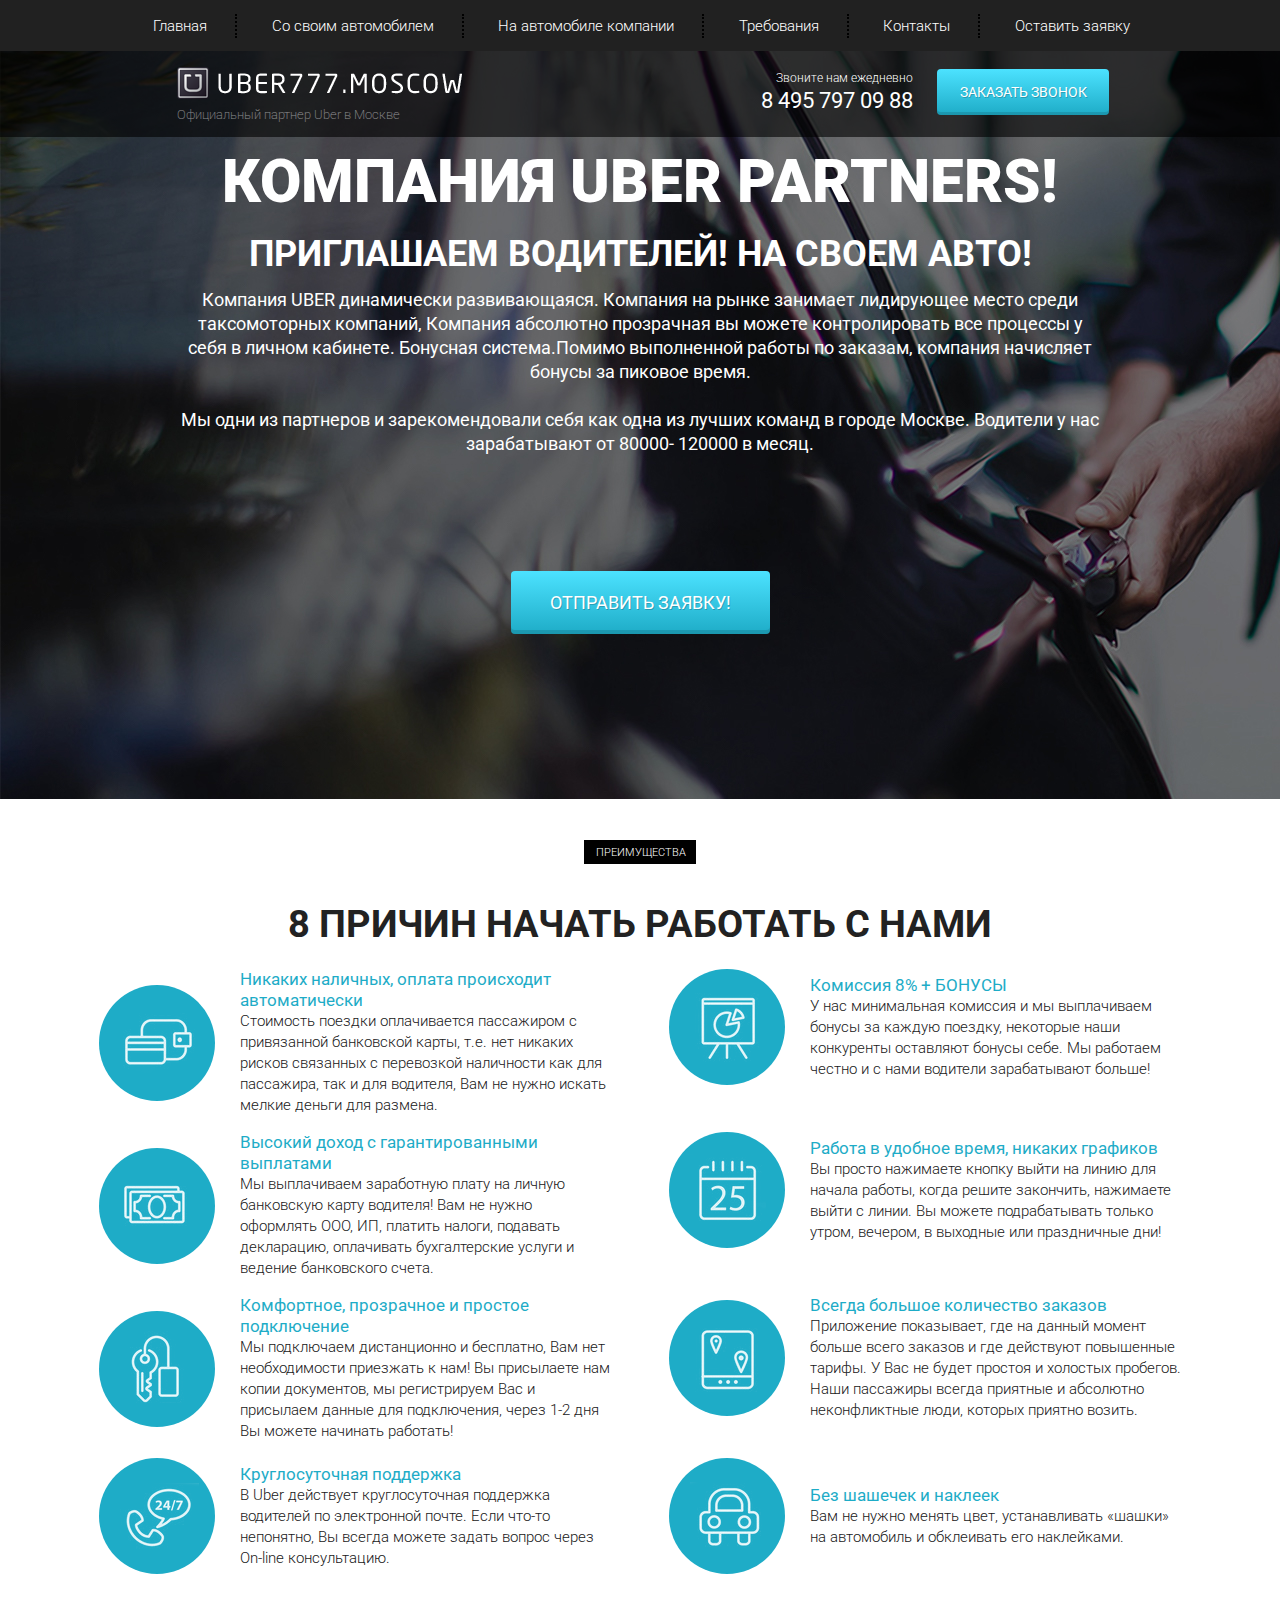
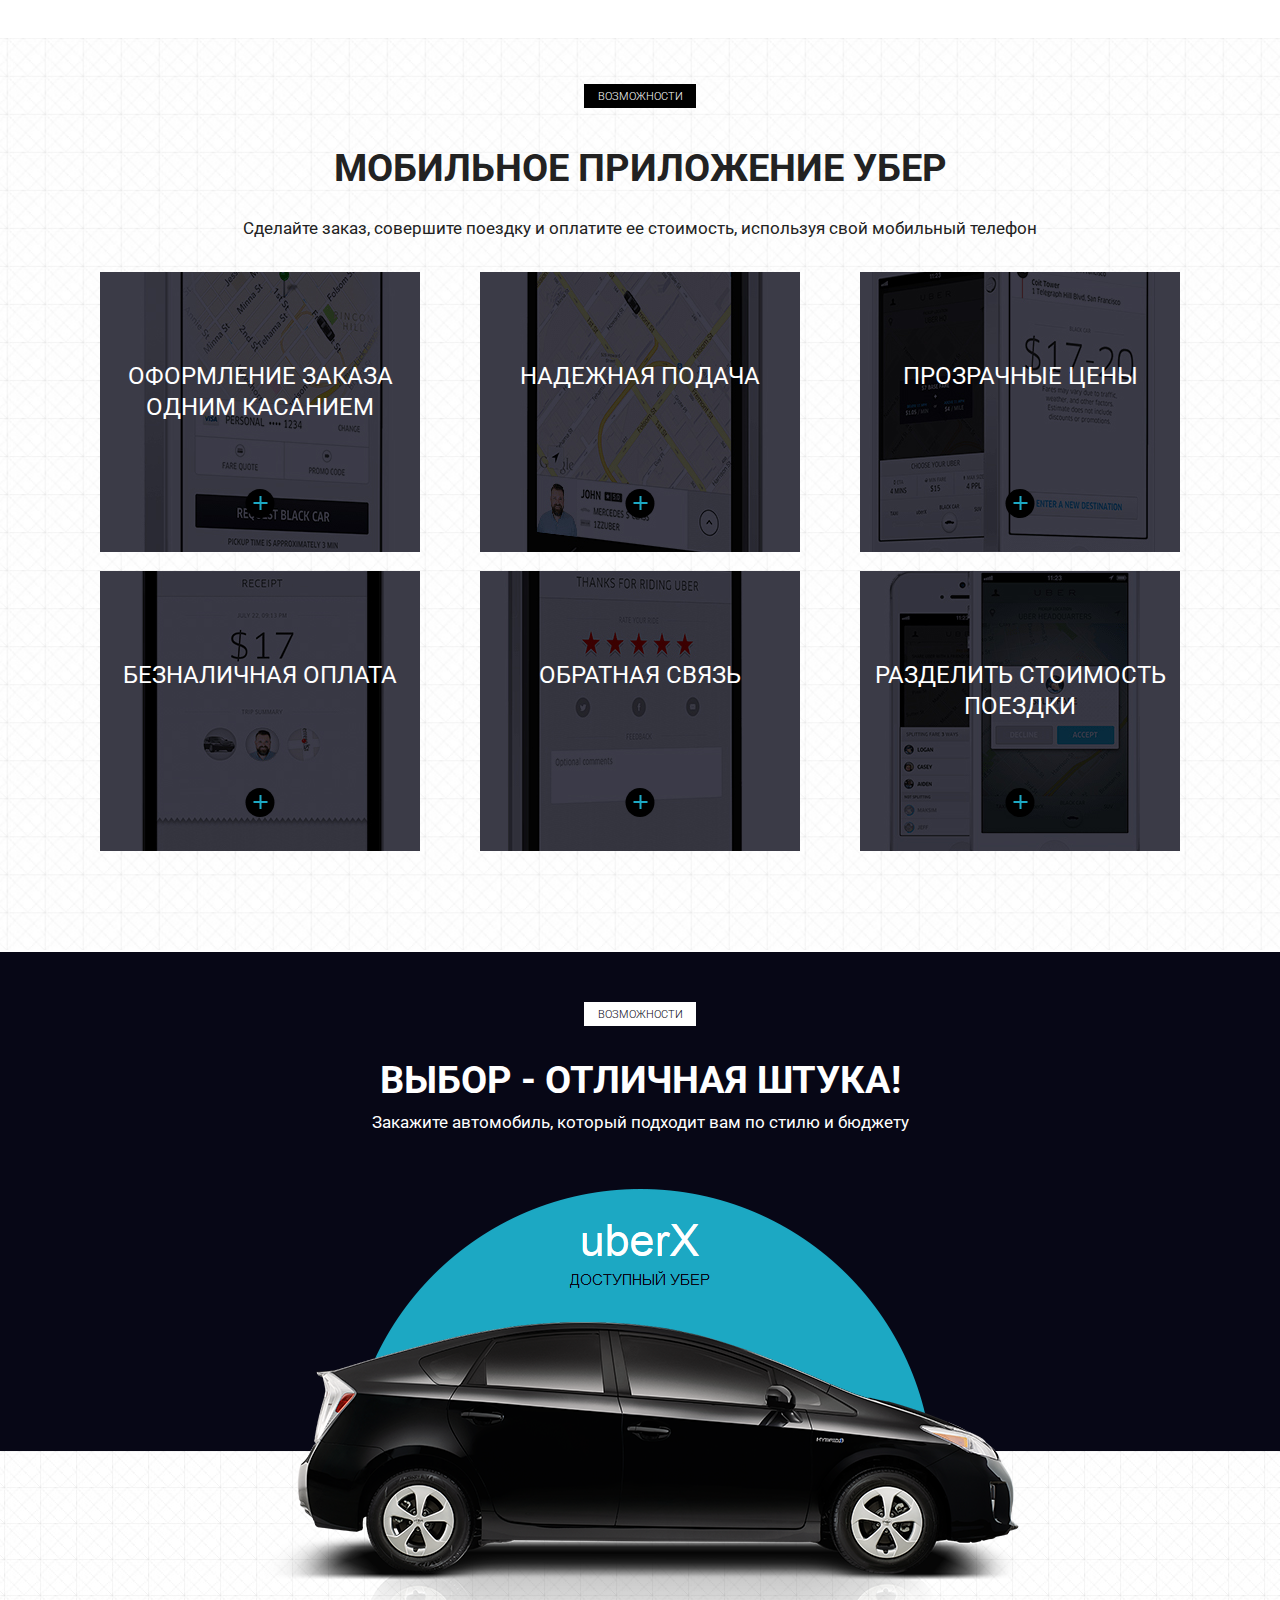
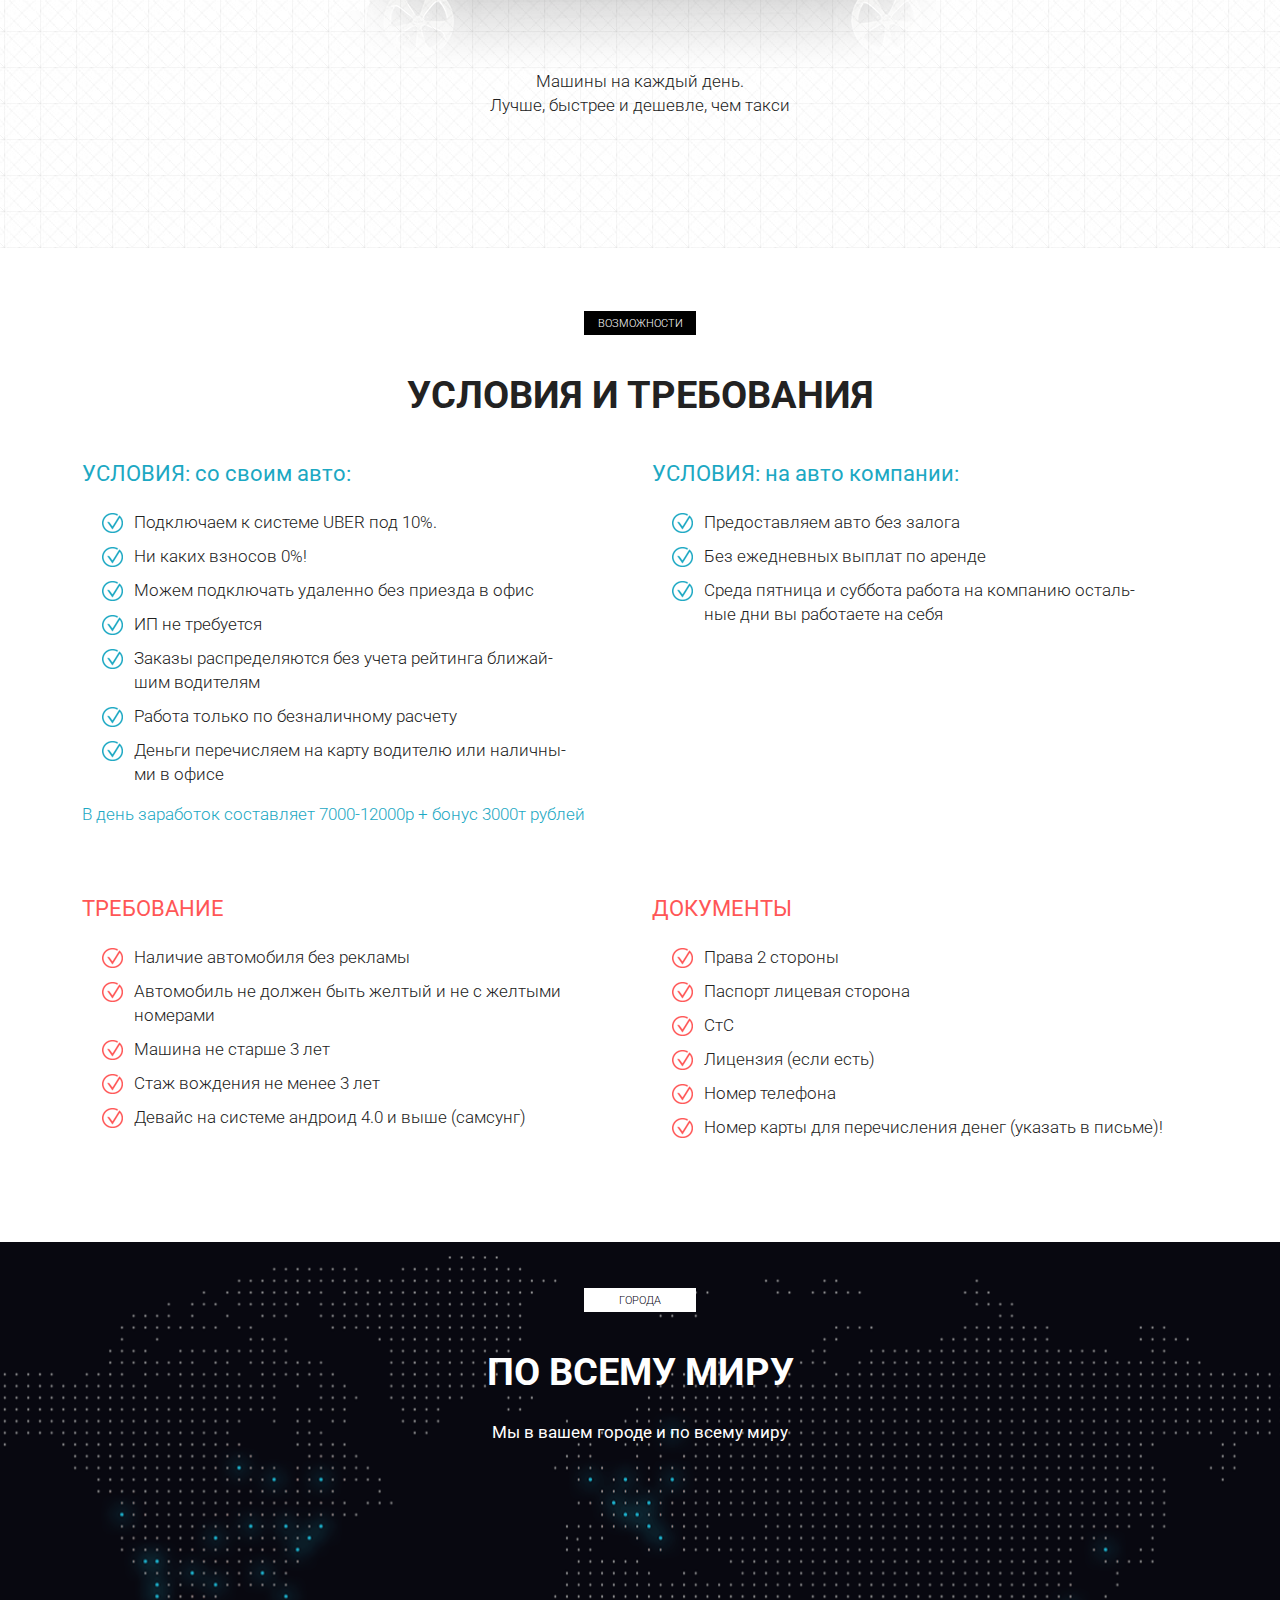
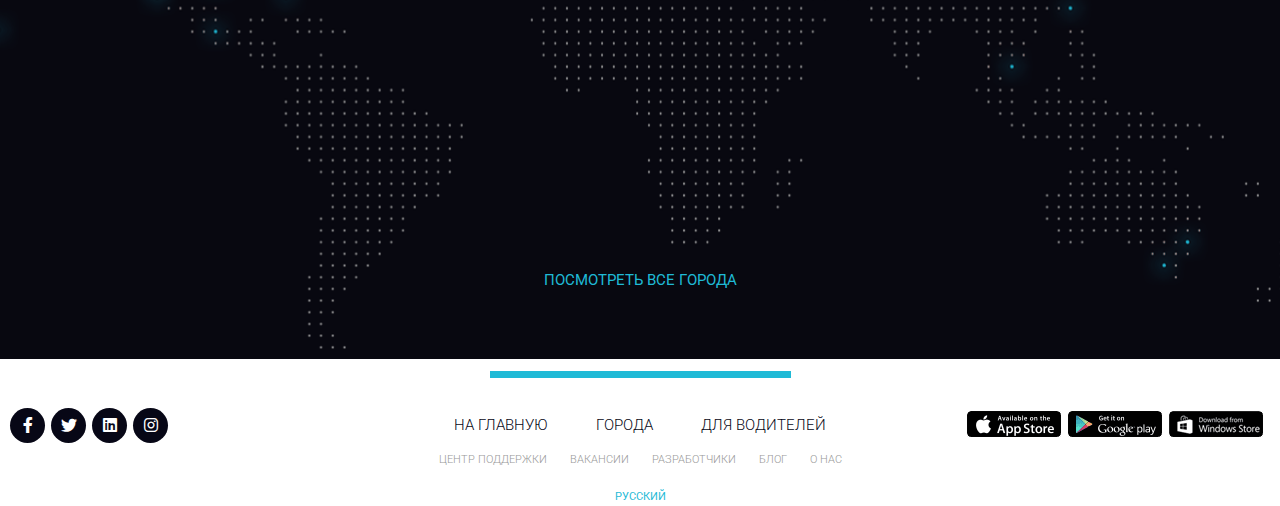
<file: Uber/index.html>
<!DOCTYPE html>
<html lang="ru">
<head>
	<meta charset="UTF-8">
	<meta http-equiv="X-UA-Compatible" content="IE=edge">
	<meta name="viewport" content="width=device-width, initial-scale=1.0">
	<title>Uber</title>
	<link rel="shortcut icon" href="favicon/favicon.ico" type="image/x-icon">
	<link rel="preconnect" href="https://fonts.gstatic.com">
	<link href="https://fonts.googleapis.com/css2?family=Roboto:wght@100;300;400;700;900&display=swap" rel="stylesheet">
	<link rel="stylesheet" href="css/bootstrap-reboot.min.css">
	<link rel="stylesheet" href="css/bootstrap-grid.min.css">
	<!-- <script src="https://kit.fontawesome.com/88a8bc9667.js" crossorigin="anonymous"></script> -->
	<link rel="stylesheet" href="css/font.css">
	<link rel="stylesheet" href="css/stile.css">
</head>
<body>
	<header>
		<nav>
			<div class="container">
				<ul class="menu">
					<li class="menu_item"><a href="#promo" class="menu_link">Главная</a></li>
					<li class="menu_item"><a href="#require" class="menu_link">Со своим автомобилем  </a></li>
					<li class="menu_item"><a href="#require" class="menu_link">На автомобиле компании </a></li>
					<li class="menu_item"><a href="#requirements" class="menu_link">Требования </a></li>
					<li class="menu_item"><a href="#contacts" class="menu_link">Контакты</a></li>
					<li class="menu_item"><a href="#" class="menu_link">Оставить заявку</a></li>
				</ul>
			</div>
			<div class="hamburger">
				<span></span>
				<span></span>
				<span></span>
			</div>
		</nav>
		<div class="subheader">
			<div class="container">
				<div class="row">
					<div class="col-6 col-md-4 offset-md-1">
						<a href="#" class="subheader_logo">
							<img src="icons/logo.png" alt="logo"></a>
							<div class="subheader_official">Официальный партнер Uber в Москве</div>
					</div>
	
					<div class="xs-hidden col-md-3 offset-md-1 col-xl-2 offset-xl-2">
						<div class="subheader_call">Звоните нам ежедневно</div>
						<a href="tel:84957970988" class="subheader_phone">8 495 797 09 88</a>
					</div>
	
					<div class="col-6 col-md-3">
						<a href="tel:84957970988" class="xs-visible subheader_phone">8 495 797 09 88</a>
						<button class="subheader_btn">заказать звонок</button>
					</div>
				</div>
			</div>
		</div>
	</header>

	<section id="promo" class="promo">
		<div class="container">
			<div class="row">
				<div class="col-md-12 offset-md-0 col-lg-10 offset-lg-1">
					<h1 class="promo_header">КОМПАНИЯ UBER PARTNERS!</h1>
					<h2 class="promo_subheader">ПРИГЛАШАЕМ ВОДИТЕЛЕЙ! НА СВОЕМ АВТО!</h2>
					<div class="promo_descr">Компания UBER  динамически развивающаяся. Компания на рынке занимает лидирующее место среди таксомоторных компаний, Компания абсолютно прозрачная вы можете контролировать все процессы у себя в личном кабинете. Бонуcная система.Помимо выполненной работы по заказам, компания начисляет бонусы за пиковое время. 
					<br><br>
					Мы одни из партнеров и зарекомендовали себя как одна из лучших команд в городе Москве.  Водители у нас зарабатывают от 80000- 120000 в месяц.</div>
					<button class="promo_btn">ОТПРАВИТЬ ЗАЯВКУ!</button>
				</div>
			</div>
		</div>
	</section>

	<section class="advant">
		<div class="container">
			<div class="advant_cap">
				<div class="btn">преимущества</div>
				<div class="title">8 причин начать работать с нами</div>
			</div>
			<div class="row">
				<div class="col-md-6">
					<div class="advant_block">
						<div class="advant_item">
							<img src="icons/reasons/reason_1.png" alt="icon">
						</div>
						<div class="advant_descr">
							<div class="advant_subtitle">Никаких наличных, оплата происходит автоматически</div>
							<div class="advant_text">Стоимость поездки оплачивается пассажиром с привязанной банковской карты, т.е. нет никаких рисков связанных с перевозкой наличности как для пассажира, так и для водителя, Вам не нужно искать мелкие деньги для размена.</div>
						</div>
					</div>
				</div>
				<div class="col-md-6">
					<div class="advant_block">
						<div class="advant_item">
							<img src="icons/reasons/reason_2.png" alt="icon">
						</div>
						<div class="advant_descr">
							<div class="advant_subtitle">Комиссия 8% + БОНУСЫ</div>
							<div class="advant_text">У нас минимальная комиссия и мы выплачиваем бонусы за каждую поездку, некоторые наши конкуренты оставляют бонусы себе. Мы работаем честно и с нами водители зарабатывают больше!</div>
						</div>
					</div>
				</div>
				<div class="col-md-6">
					<div class="advant_block">
						<div class="advant_item">
							<img src="icons/reasons/reason_3.png" alt="icon">
						</div>
						<div class="advant_descr">
							<div class="advant_subtitle">Высокий доход с гарантированными выплатами</div>
							<div class="advant_text">Мы выплачиваем заработную плату на личную банковскую карту водителя! Вам не нужно оформлять ООО, ИП, платить налоги, подавать декларацию, оплачивать бухгалтерские услуги и ведение банковского счета.</div>
						</div>
					</div>
				</div>
				<div class="col-md-6">
					<div class="advant_block">
						<div class="advant_item">
							<img src="icons/reasons/reason_4.png" alt="icon">
						</div>
						<div class="advant_descr">
							<div class="advant_subtitle">Работа в удобное время, никаких графиков</div>
							<div class="advant_text">Вы просто нажимаете кнопку выйти на линию для начала работы, когда решите закончить, нажимаете выйти с линии. Вы можете подрабатывать только утром, вечером, в выходные или праздничные дни!</div>
						</div>
					</div>
				</div>
				<div class="col-md-6">
					<div class="advant_block">
						<div class="advant_item">
							<img src="icons/reasons/reason_5.png" alt="icon">
						</div>
						<div class="advant_descr">
							<div class="advant_subtitle">Комфортное, прозрачное и простое подключение</div>
							<div class="advant_text">Мы подключаем дистанционно и бесплатно, Вам нет необходимости приезжать к нам! Вы присылаете нам копии документов, мы регистрируем Вас и присылаем данные для подключения, через 1-2 дня Вы можете начинать работать!</div>
						</div>
					</div>
				</div>
				<div class="col-md-6">
					<div class="advant_block">
						<div class="advant_item">
							<img src="icons/reasons/reason_6.png" alt="icon">
						</div>
						<div class="advant_descr">
							<div class="advant_subtitle">Всегда большое количество заказов</div>
							<div class="advant_text">Приложение показывает, где на данный момент больше всего заказов и где действуют повышенные тарифы. У Вас не будет простоя и холостых пробегов. Наши пассажиры всегда приятные и абсолютно неконфликтные люди, которых приятно возить.</div>
						</div>
					</div>
				</div>
				<div class="col-md-6">
					<div class="advant_block">
						<div class="advant_item">
							<img src="icons/reasons/reason_7.png" alt="icon">
						</div>
						<div class="advant_descr">
							<div class="advant_subtitle">Круглосуточная поддержка</div>
							<div class="advant_text">В Uber действует круглосуточная поддержка водителей по электронной почте. Если что-то непонятно, Вы всегда можете задать вопрос через On-line консультацию.</div>
						</div>
					</div>
				</div>
				<div class="col-md-6">
					<div class="advant_block">
						<div class="advant_item">
							<img src="icons/reasons/reason_8.png" alt="icon">
						</div>
						<div class="advant_descr">
							<div class="advant_subtitle">Без шашечек и наклеек</div>
							<div class="advant_text">Вам не нужно менять цвет, устанавливать «шашки» на автомобиль и обклеивать его наклейками.</div>
						</div>
					</div>
				</div>
			</div>
		</div>
	</section>

	<section class="mobile">
		<div class="container">
			<div class="btn">возможности</div>
			<div class="title">мобильное приложение убер</div>
			<div class="subtitle">Сделайте заказ, совершите поездку и оплатите ее стоимость, используя свой мобильный телефон</div>
			<div class="row">
				<div class="col-md-4">
					<div class="mobile_item mobile_item_1">
						<div class="mobile_item_subtitle">оформление заказа одним касанием</div>
						<div class="mobile_item_plus"></div>
					</div>
				</div>
				<div class="col-md-4">
					<div class="mobile_item mobile_item_2">
						<div class="mobile_item_subtitle">надежная подача</div>
						<div class="mobile_item_plus"></div>
					</div>
				</div>
				<div class="col-md-4">
					<div class="mobile_item mobile_item_3">
						<div class="mobile_item_subtitle">прозрачные цены</div>
						<div class="mobile_item_plus"></div>
					</div>
				</div>
				<div class="col-md-4">
					<div class="mobile_item mobile_item_4">
						<div class="mobile_item_subtitle">безналичная оплата</div>
						<div class="mobile_item_plus"></div>
					</div>
				</div>
				<div class="col-md-4">
					<div class="mobile_item mobile_item_5">
						<div class="mobile_item_subtitle">обратная связь</div>
						<div class="mobile_item_plus"></div>
					</div>
				</div>
				<div class="col-md-4">
					<div class="mobile_item mobile_item_6">
						<div class="mobile_item_subtitle">разделить стоимость поездки</div>
						<div class="mobile_item_plus"></div>
					</div>
				</div>
			</div>
		</div>
	</section>

	<section class="car">
		<div class="btn">возможности</div>
		<div class="title car_title">Выбор - отличная штука!</div>
		<div class="subtitle car_subtitle">Закажите автомобиль, который подходит вам по стилю и бюджету</div>
		<img src="img/car.png" alt="car" class="car_uber">
		<div class="car_text">Машины на каждый день. <br>Лучше, быстрее и дешевле, чем такси</div>
	</section>

	<section class="require" id="require">
		<div class="container">
			<div class="btn">возможности</div>
			<div class="title">условия и требования</div>
			<div class="row">
				<div class="col-md-6">
					<div class="require_block">
						<div class="require_title">УСЛОВИЯ: со своим авто:</div>
						<ul class="require_list">
							<li>Подключаем к системе UBER  под 10%.</li>
							<li>Ни каких взносов  0%!</li>
							<li>Можем подключать удаленно без приезда в офис</li>
							<li>ИП не требуется</li>
							<li>Заказы распределяются без учета рейтинга ближай-<br>шим водителям</li>
							<li>Работа только по безналичному расчету</li>
							<li>Деньги перечисляем на карту водителю или наличны-<br>ми в офисе</li>
						</ul>
						<div class="require_descr">В день заработок составляет 7000-12000р + бонус 3000т рублей</div>
					</div>
				</div>
				<div class="col-md-6">
					<div class="require_block">
						<div class="require_title">УСЛОВИЯ: на авто компании:</div>
						<ul class="require_list">
							<li>Предоставляем авто без залога</li>
							<li>Без ежедневных выплат по аренде</li>
							<li>Среда пятница и суббота работа на компанию осталь-<br>ные дни вы работаете на себя</li>
						</ul>
					</div>
				</div>
				<div id="requirements" class="col-md-6">
					<div class="require_block require_block_nbm warning">
						<div class="require_title">ТРЕБОВАНИЕ</div>
						<ul class="require_list">
							<li>Наличие автомобиля без рекламы</li>
							<li>Автомобиль не должен быть желтый и не с желтыми номерами</li>
							<li>Машина не старше 3 лет</li>
							<li>Стаж вождения не менее 3 лет</li>
							<li>Девайс на системе андроид 4.0 и выше (самсунг)</li>
						</ul>
					</div>
				</div>
				<div class="col-md-6">
					<div class="require_block require_block_nbm warning">
						<div class="require_title">ДОКУМЕНТЫ</div>
						<ul class="require_list">
							<li>Права 2 стороны</li>
							<li>Паспорт лицевая сторона</li>
							<li>СтС</li>
							<li>Лицензия (если есть)</li>
							<li>Номер телефона</li>
							<li>Номер карты для перечисления денег (указать в письме)!</li>
						</ul>
					</div>
				</div>
			</div>
		</div>
	</section>

	<section class="world">
		<div class="container">
			<div class="btn">города</div>
			<div class="title">По всему миру</div>
			<div class="subtitle">Мы в вашем городе и по всему миру</div>
			<button class="world_cities">посмотреть все города</button>
		</div>
	</section>

	<footer id="contacts" class="bottom">
		<div class="container">
			<div class="bottom_separator"></div>
			<div class="bottom_composition">	
				<a href="#" class="bottom_item">на главную</a>
				<a href="#" class="bottom_item">города</a>
				<a href="#" class="bottom_item bottom_item_nmr">для водителей</a>
			</div>
				<div class="bottom_element">
					<a href="#" class="bottom_link">центр поддержки</a>
					<a href="#" class="bottom_link">вакансии</a>
					<a href="#" class="bottom_link">разработчики</a>
					<a href="#" class="bottom_link">блог</a>
					<a href="#" class="bottom_link bottom_link_nmr">о нас</a>
				</div>
				<div class="bottom_language">
					<button class="bottom_lang">русский</button>
				</div>
			</div>
			<div class="bottom_connect">
				<a href="#" class="bottom_icon">
					<span class="icon-facebook-f-brands"></span>
				</a>
				<a href="#" class="bottom_icon">
					<span class="icon-twitter-brands"></span>
				</a>
				<a href="#" class="bottom_icon">
					<span class="icon-linkedin-brands"></span>
				</a>
				<a href="#" class="bottom_icon">
					<span class="icon-instagram-brands"></span>
				</a>
			</div>
			<div class="bottom_download">
				<a href="#" class="bottom_attach">
					<img src="img/app_store.png" alt="download">
				</a>
				<a href="#" class="bottom_attach">
					<img src="img/google_play.png" alt="download">
				</a>
				<a href="#" class="bottom_attach">
					<img src="img/windows_store.png" alt="download">
				</a>
			</div>
		</div>
	</footer>
		
	<script src="js/script.js"></script>
</body>
</html>
</file>
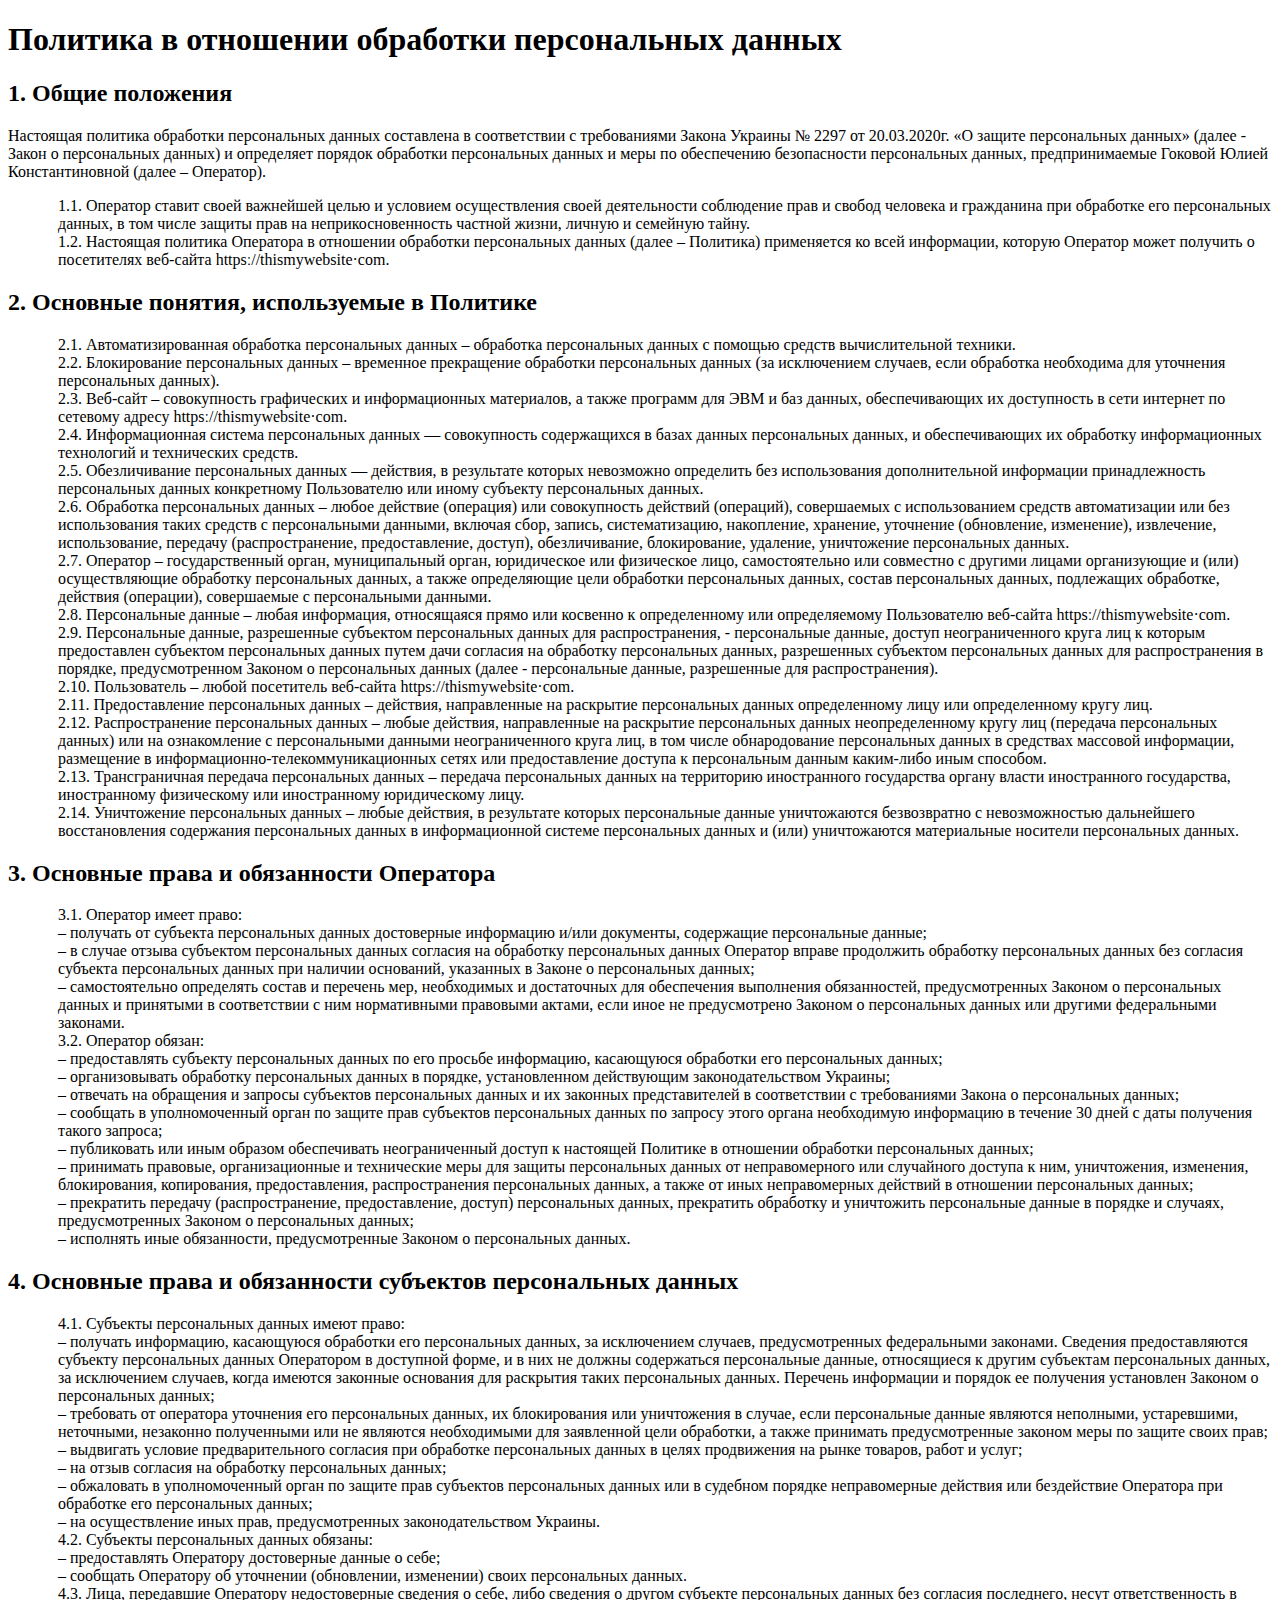
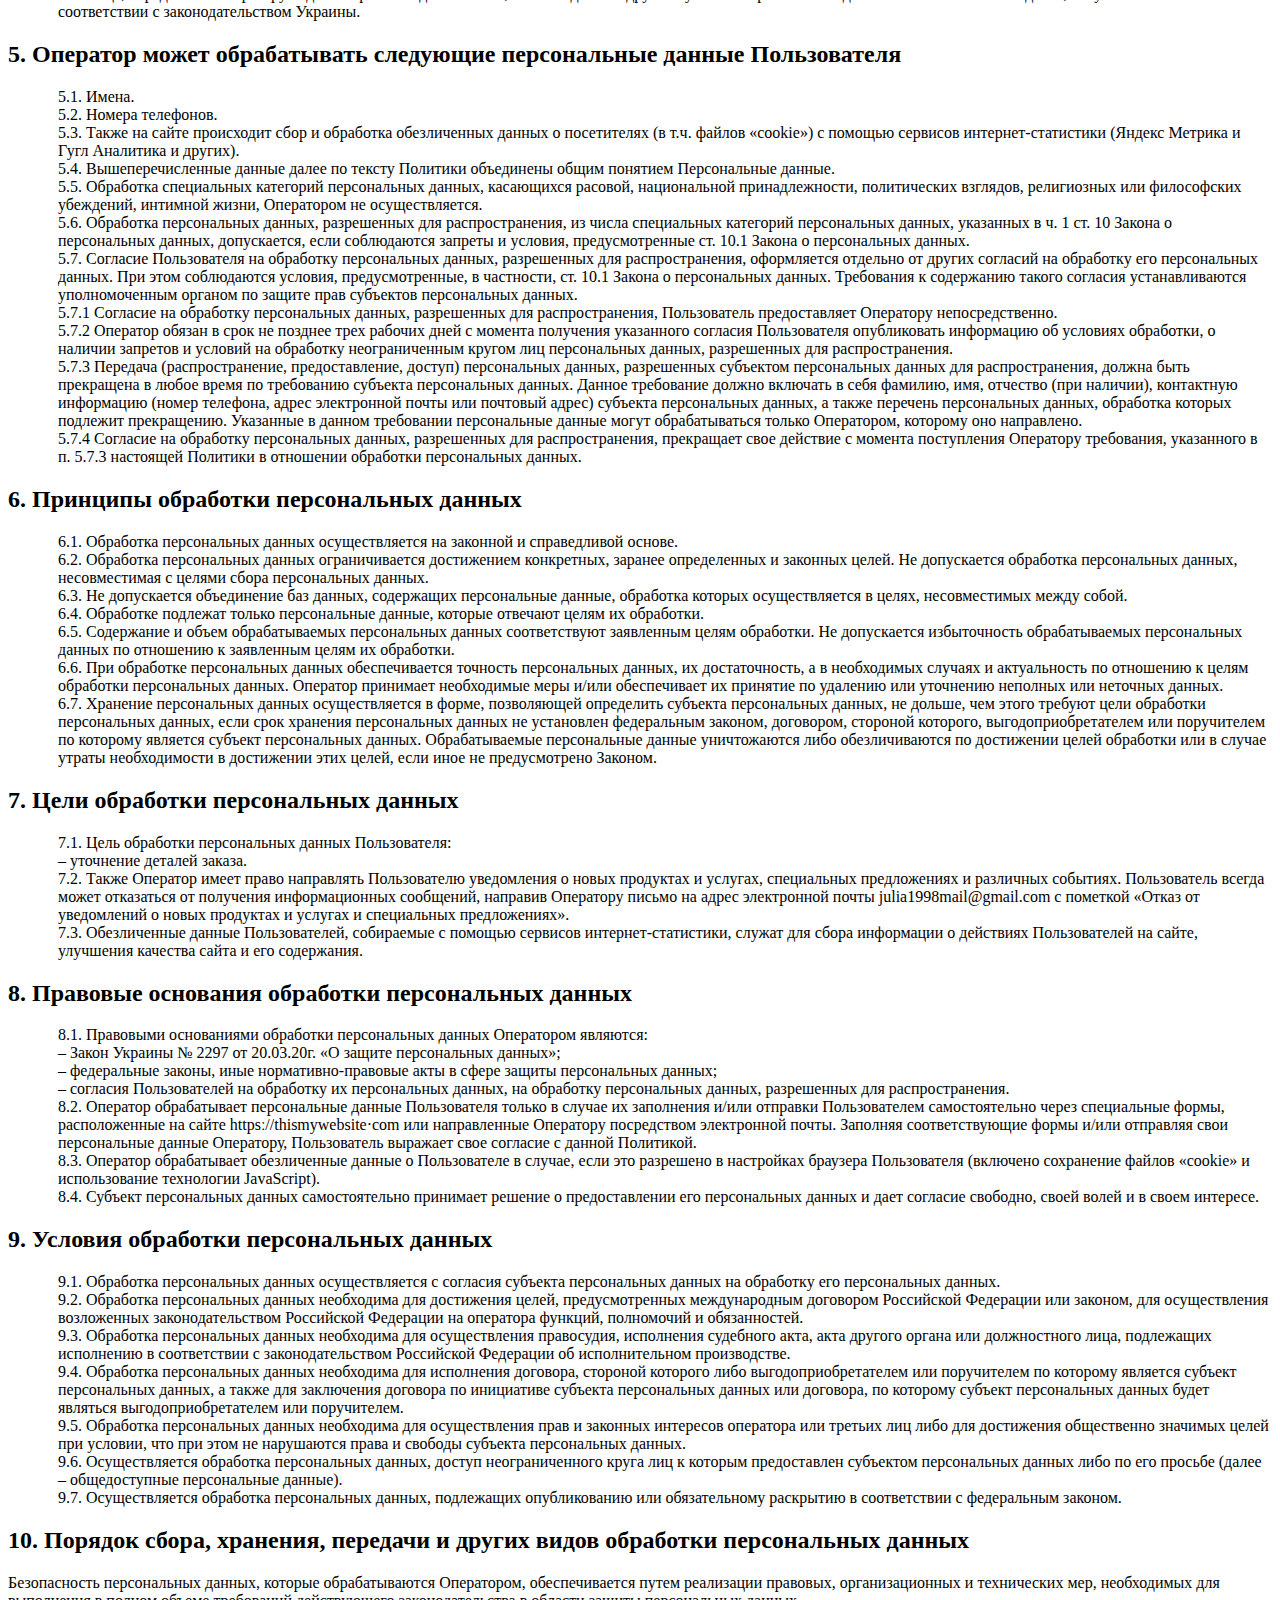
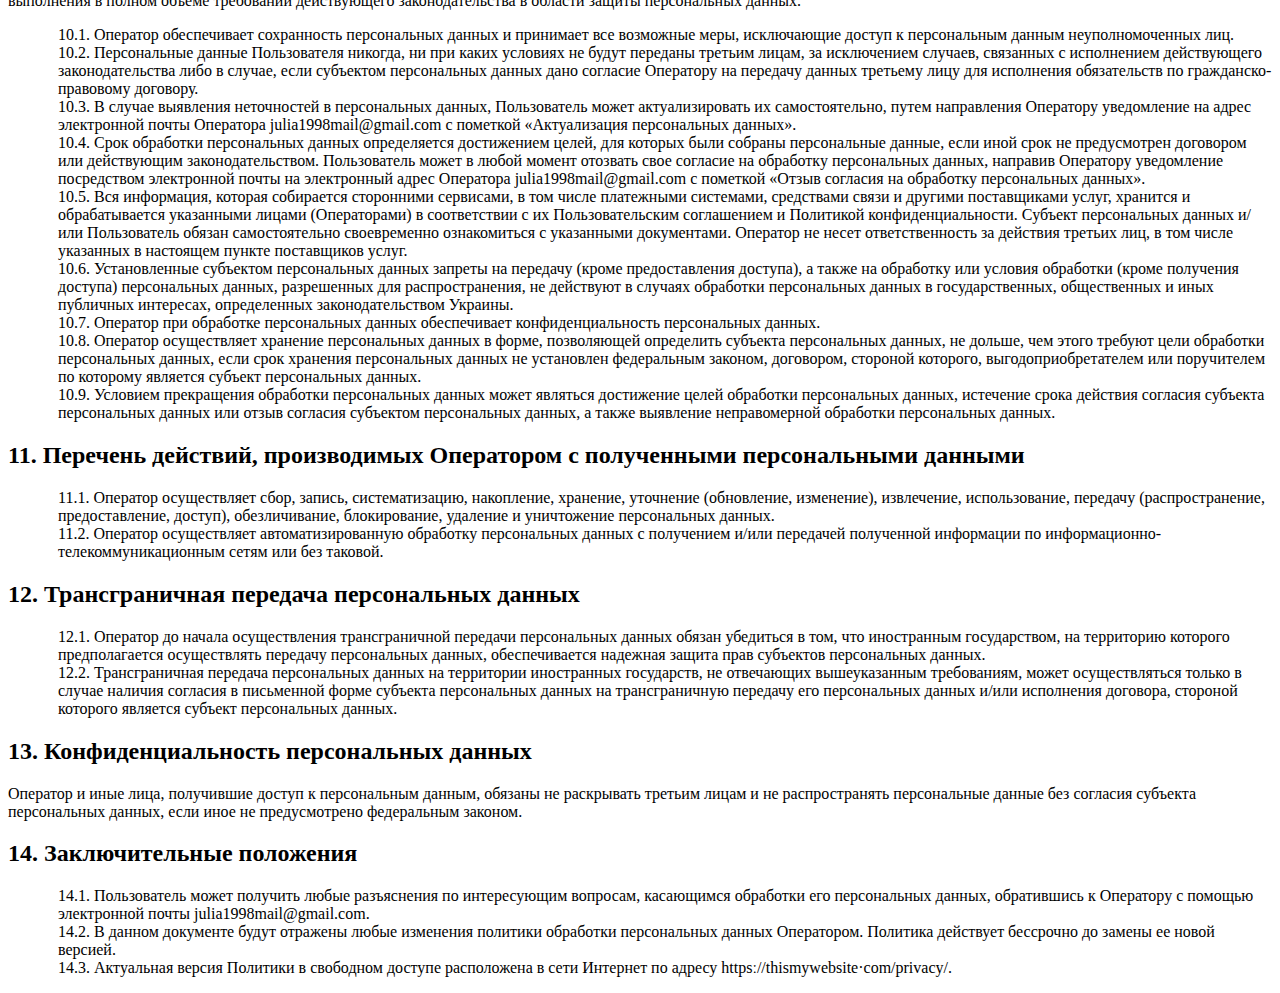
<file: policy.html>
<!DOCTYPE html><html lang="ru"><head><meta charset="UTF-8"><meta http-equiv="X-UA-Compatible" content="IE=edge"><meta name="viewport" content="width=device-width,initial-scale=1"><title>Политика конфиденциальности</title></head><body><h1>Политика в отношении обработки персональных данных</h1><h2>1. Общие положения</h2><p>Настоящая политика обработки персональных данных составлена в соответствии с требованиями Закона Украины № 2297 от 20.03.2020г. «О защите персональных данных» (далее - Закон о персональных данных) и определяет порядок обработки персональных данных и меры по обеспечению безопасности персональных данных, предпринимаемые Гоковой Юлией Константиновной (далее – Оператор).</p><p style="margin-left: 50px">1.1. Оператор ставит своей важнейшей целью и условием осуществления своей деятельности соблюдение прав и свобод человека и гражданина при обработке его персональных данных, в том числе защиты прав на неприкосновенность частной жизни, личную и семейную тайну.<br>1.2. Настоящая политика Оператора в отношении обработки персональных данных (далее – Политика) применяется ко всей информации, которую Оператор может получить о посетителях веб-сайта httpsː//thismywebsite·com.</p><h2>2. Основные понятия, используемые в Политике</h2><p style="margin-left: 50px">2.1. Автоматизированная обработка персональных данных – обработка персональных данных с помощью средств вычислительной техники.<br>2.2. Блокирование персональных данных – временное прекращение обработки персональных данных (за исключением случаев, если обработка необходима для уточнения персональных данных).<br>2.3. Веб-сайт – совокупность графических и информационных материалов, а также программ для ЭВМ и баз данных, обеспечивающих их доступность в сети интернет по сетевому адресу httpsː//thismywebsite·com.<br>2.4. Информационная система персональных данных — совокупность содержащихся в базах данных персональных данных, и обеспечивающих их обработку информационных технологий и технических средств.<br>2.5. Обезличивание персональных данных — действия, в результате которых невозможно определить без использования дополнительной информации принадлежность персональных данных конкретному Пользователю или иному субъекту персональных данных.<br>2.6. Обработка персональных данных – любое действие (операция) или совокупность действий (операций), совершаемых с использованием средств автоматизации или без использования таких средств с персональными данными, включая сбор, запись, систематизацию, накопление, хранение, уточнение (обновление, изменение), извлечение, использование, передачу (распространение, предоставление, доступ), обезличивание, блокирование, удаление, уничтожение персональных данных.<br>2.7. Оператор – государственный орган, муниципальный орган, юридическое или физическое лицо, самостоятельно или совместно с другими лицами организующие и (или) осуществляющие обработку персональных данных, а также определяющие цели обработки персональных данных, состав персональных данных, подлежащих обработке, действия (операции), совершаемые с персональными данными.<br>2.8. Персональные данные – любая информация, относящаяся прямо или косвенно к определенному или определяемому Пользователю веб-сайта httpsː//thismywebsite·com.<br>2.9. Персональные данные, разрешенные субъектом персональных данных для распространения, - персональные данные, доступ неограниченного круга лиц к которым предоставлен субъектом персональных данных путем дачи согласия на обработку персональных данных, разрешенных субъектом персональных данных для распространения в порядке, предусмотренном Законом о персональных данных (далее - персональные данные, разрешенные для распространения).<br>2.10. Пользователь – любой посетитель веб-сайта httpsː//thismywebsite·com.<br>2.11. Предоставление персональных данных – действия, направленные на раскрытие персональных данных определенному лицу или определенному кругу лиц.<br>2.12. Распространение персональных данных – любые действия, направленные на раскрытие персональных данных неопределенному кругу лиц (передача персональных данных) или на ознакомление с персональными данными неограниченного круга лиц, в том числе обнародование персональных данных в средствах массовой информации, размещение в информационно-телекоммуникационных сетях или предоставление доступа к персональным данным каким-либо иным способом.<br>2.13. Трансграничная передача персональных данных – передача персональных данных на территорию иностранного государства органу власти иностранного государства, иностранному физическому или иностранному юридическому лицу.<br>2.14. Уничтожение персональных данных – любые действия, в результате которых персональные данные уничтожаются безвозвратно с невозможностью дальнейшего восстановления содержания персональных данных в информационной системе персональных данных и (или) уничтожаются материальные носители персональных данных.</p><h2>3. Основные права и обязанности Оператора</h2><p style="margin-left: 50px">3.1. Оператор имеет право:<br>– получать от субъекта персональных данных достоверные информацию и/или документы, содержащие персональные данные;<br>– в случае отзыва субъектом персональных данных согласия на обработку персональных данных Оператор вправе продолжить обработку персональных данных без согласия субъекта персональных данных при наличии оснований, указанных в Законе о персональных данных;<br>– самостоятельно определять состав и перечень мер, необходимых и достаточных для обеспечения выполнения обязанностей, предусмотренных Законом о персональных данных и принятыми в соответствии с ним нормативными правовыми актами, если иное не предусмотрено Законом о персональных данных или другими федеральными законами.<br>3.2. Оператор обязан:<br>– предоставлять субъекту персональных данных по его просьбе информацию, касающуюся обработки его персональных данных;<br>– организовывать обработку персональных данных в порядке, установленном действующим законодательством Украины;<br>– отвечать на обращения и запросы субъектов персональных данных и их законных представителей в соответствии с требованиями Закона о персональных данных;<br>– сообщать в уполномоченный орган по защите прав субъектов персональных данных по запросу этого органа необходимую информацию в течение 30 дней с даты получения такого запроса;<br>– публиковать или иным образом обеспечивать неограниченный доступ к настоящей Политике в отношении обработки персональных данных;<br>– принимать правовые, организационные и технические меры для защиты персональных данных от неправомерного или случайного доступа к ним, уничтожения, изменения, блокирования, копирования, предоставления, распространения персональных данных, а также от иных неправомерных действий в отношении персональных данных;<br>– прекратить передачу (распространение, предоставление, доступ) персональных данных, прекратить обработку и уничтожить персональные данные в порядке и случаях, предусмотренных Законом о персональных данных;<br>– исполнять иные обязанности, предусмотренные Законом о персональных данных.</p><h2>4. Основные права и обязанности субъектов персональных данных</h2><p style="margin-left: 50px">4.1. Субъекты персональных данных имеют право:<br>– получать информацию, касающуюся обработки его персональных данных, за исключением случаев, предусмотренных федеральными законами. Сведения предоставляются субъекту персональных данных Оператором в доступной форме, и в них не должны содержаться персональные данные, относящиеся к другим субъектам персональных данных, за исключением случаев, когда имеются законные основания для раскрытия таких персональных данных. Перечень информации и порядок ее получения установлен Законом о персональных данных;<br>– требовать от оператора уточнения его персональных данных, их блокирования или уничтожения в случае, если персональные данные являются неполными, устаревшими, неточными, незаконно полученными или не являются необходимыми для заявленной цели обработки, а также принимать предусмотренные законом меры по защите своих прав;<br>– выдвигать условие предварительного согласия при обработке персональных данных в целях продвижения на рынке товаров, работ и услуг;<br>– на отзыв согласия на обработку персональных данных;<br>– обжаловать в уполномоченный орган по защите прав субъектов персональных данных или в судебном порядке неправомерные действия или бездействие Оператора при обработке его персональных данных;<br>– на осуществление иных прав, предусмотренных законодательством Украины.<br>4.2. Субъекты персональных данных обязаны:<br>– предоставлять Оператору достоверные данные о себе;<br>– сообщать Оператору об уточнении (обновлении, изменении) своих персональных данных.<br>4.3. Лица, передавшие Оператору недостоверные сведения о себе, либо сведения о другом субъекте персональных данных без согласия последнего, несут ответственность в соответствии с законодательством Украины.</p><h2>5. Оператор может обрабатывать следующие персональные данные Пользователя</h2><p style="margin-left: 50px">5.1. Имена.<br>5.2. Номера телефонов.<br>5.3. Также на сайте происходит сбор и обработка обезличенных данных о посетителях (в т.ч. файлов «cookie») с помощью сервисов интернет-статистики (Яндекс Метрика и Гугл Аналитика и других).<br>5.4. Вышеперечисленные данные далее по тексту Политики объединены общим понятием Персональные данные.<br>5.5. Обработка специальных категорий персональных данных, касающихся расовой, национальной принадлежности, политических взглядов, религиозных или философских убеждений, интимной жизни, Оператором не осуществляется.<br>5.6. Обработка персональных данных, разрешенных для распространения, из числа специальных категорий персональных данных, указанных в ч. 1 ст. 10 Закона о персональных данных, допускается, если соблюдаются запреты и условия, предусмотренные ст. 10.1 Закона о персональных данных.<br>5.7. Согласие Пользователя на обработку персональных данных, разрешенных для распространения, оформляется отдельно от других согласий на обработку его персональных данных. При этом соблюдаются условия, предусмотренные, в частности, ст. 10.1 Закона о персональных данных. Требования к содержанию такого согласия устанавливаются уполномоченным органом по защите прав субъектов персональных данных.<br>5.7.1 Согласие на обработку персональных данных, разрешенных для распространения, Пользователь предоставляет Оператору непосредственно.<br>5.7.2 Оператор обязан в срок не позднее трех рабочих дней с момента получения указанного согласия Пользователя опубликовать информацию об условиях обработки, о наличии запретов и условий на обработку неограниченным кругом лиц персональных данных, разрешенных для распространения.<br>5.7.3 Передача (распространение, предоставление, доступ) персональных данных, разрешенных субъектом персональных данных для распространения, должна быть прекращена в любое время по требованию субъекта персональных данных. Данное требование должно включать в себя фамилию, имя, отчество (при наличии), контактную информацию (номер телефона, адрес электронной почты или почтовый адрес) субъекта персональных данных, а также перечень персональных данных, обработка которых подлежит прекращению. Указанные в данном требовании персональные данные могут обрабатываться только Оператором, которому оно направлено.<br>5.7.4 Согласие на обработку персональных данных, разрешенных для распространения, прекращает свое действие с момента поступления Оператору требования, указанного в п. 5.7.3 настоящей Политики в отношении обработки персональных данных.</p><h2>6. Принципы обработки персональных данных</h2><p style="margin-left: 50px">6.1. Обработка персональных данных осуществляется на законной и справедливой основе.<br>6.2. Обработка персональных данных ограничивается достижением конкретных, заранее определенных и законных целей. Не допускается обработка персональных данных, несовместимая с целями сбора персональных данных.<br>6.3. Не допускается объединение баз данных, содержащих персональные данные, обработка которых осуществляется в целях, несовместимых между собой.<br>6.4. Обработке подлежат только персональные данные, которые отвечают целям их обработки.<br>6.5. Содержание и объем обрабатываемых персональных данных соответствуют заявленным целям обработки. Не допускается избыточность обрабатываемых персональных данных по отношению к заявленным целям их обработки.<br>6.6. При обработке персональных данных обеспечивается точность персональных данных, их достаточность, а в необходимых случаях и актуальность по отношению к целям обработки персональных данных. Оператор принимает необходимые меры и/или обеспечивает их принятие по удалению или уточнению неполных или неточных данных.<br>6.7. Хранение персональных данных осуществляется в форме, позволяющей определить субъекта персональных данных, не дольше, чем этого требуют цели обработки персональных данных, если срок хранения персональных данных не установлен федеральным законом, договором, стороной которого, выгодоприобретателем или поручителем по которому является субъект персональных данных. Обрабатываемые персональные данные уничтожаются либо обезличиваются по достижении целей обработки или в случае утраты необходимости в достижении этих целей, если иное не предусмотрено Законом.</p><h2>7. Цели обработки персональных данных</h2><p style="margin-left: 50px">7.1. Цель обработки персональных данных Пользователя:<br>– уточнение деталей заказа.<br>7.2. Также Оператор имеет право направлять Пользователю уведомления о новых продуктах и услугах, специальных предложениях и различных событиях. Пользователь всегда может отказаться от получения информационных сообщений, направив Оператору письмо на адрес электронной почты julia1998mail@gmail.com с пометкой «Отказ от уведомлений о новых продуктах и услугах и специальных предложениях».<br>7.3. Обезличенные данные Пользователей, собираемые с помощью сервисов интернет-статистики, служат для сбора информации о действиях Пользователей на сайте, улучшения качества сайта и его содержания.</p><h2>8. Правовые основания обработки персональных данных</h2><p style="margin-left: 50px">8.1. Правовыми основаниями обработки персональных данных Оператором являются:<br>– Закон Украины № 2297 от 20.03.20г. «О защите персональных данных»;<br>– федеральные законы, иные нормативно-правовые акты в сфере защиты персональных данных;<br>– согласия Пользователей на обработку их персональных данных, на обработку персональных данных, разрешенных для распространения.<br>8.2. Оператор обрабатывает персональные данные Пользователя только в случае их заполнения и/или отправки Пользователем самостоятельно через специальные формы, расположенные на сайте httpsː//thismywebsite·com или направленные Оператору посредством электронной почты. Заполняя соответствующие формы и/или отправляя свои персональные данные Оператору, Пользователь выражает свое согласие с данной Политикой.<br>8.3. Оператор обрабатывает обезличенные данные о Пользователе в случае, если это разрешено в настройках браузера Пользователя (включено сохранение файлов «cookie» и использование технологии JavaScript).<br>8.4. Субъект персональных данных самостоятельно принимает решение о предоставлении его персональных данных и дает согласие свободно, своей волей и в своем интересе.</p><h2>9. Условия обработки персональных данных</h2><p style="margin-left: 50px">9.1. Обработка персональных данных осуществляется с согласия субъекта персональных данных на обработку его персональных данных.<br>9.2. Обработка персональных данных необходима для достижения целей, предусмотренных международным договором Российской Федерации или законом, для осуществления возложенных законодательством Российской Федерации на оператора функций, полномочий и обязанностей.<br>9.3. Обработка персональных данных необходима для осуществления правосудия, исполнения судебного акта, акта другого органа или должностного лица, подлежащих исполнению в соответствии с законодательством Российской Федерации об исполнительном производстве.<br>9.4. Обработка персональных данных необходима для исполнения договора, стороной которого либо выгодоприобретателем или поручителем по которому является субъект персональных данных, а также для заключения договора по инициативе субъекта персональных данных или договора, по которому субъект персональных данных будет являться выгодоприобретателем или поручителем.<br>9.5. Обработка персональных данных необходима для осуществления прав и законных интересов оператора или третьих лиц либо для достижения общественно значимых целей при условии, что при этом не нарушаются права и свободы субъекта персональных данных.<br>9.6. Осуществляется обработка персональных данных, доступ неограниченного круга лиц к которым предоставлен субъектом персональных данных либо по его просьбе (далее – общедоступные персональные данные).<br>9.7. Осуществляется обработка персональных данных, подлежащих опубликованию или обязательному раскрытию в соответствии с федеральным законом.</p><h2>10. Порядок сбора, хранения, передачи и других видов обработки персональных данных</h2><p>Безопасность персональных данных, которые обрабатываются Оператором, обеспечивается путем реализации правовых, организационных и технических мер, необходимых для выполнения в полном объеме требований действующего законодательства в области защиты персональных данных.</p><p style="margin-left: 50px">10.1. Оператор обеспечивает сохранность персональных данных и принимает все возможные меры, исключающие доступ к персональным данным неуполномоченных лиц.<br>10.2. Персональные данные Пользователя никогда, ни при каких условиях не будут переданы третьим лицам, за исключением случаев, связанных с исполнением действующего законодательства либо в случае, если субъектом персональных данных дано согласие Оператору на передачу данных третьему лицу для исполнения обязательств по гражданско-правовому договору.<br>10.3. В случае выявления неточностей в персональных данных, Пользователь может актуализировать их самостоятельно, путем направления Оператору уведомление на адрес электронной почты Оператора julia1998mail@gmail.com с пометкой «Актуализация персональных данных».<br>10.4. Срок обработки персональных данных определяется достижением целей, для которых были собраны персональные данные, если иной срок не предусмотрен договором или действующим законодательством. Пользователь может в любой момент отозвать свое согласие на обработку персональных данных, направив Оператору уведомление посредством электронной почты на электронный адрес Оператора julia1998mail@gmail.com с пометкой «Отзыв согласия на обработку персональных данных».<br>10.5. Вся информация, которая собирается сторонними сервисами, в том числе платежными системами, средствами связи и другими поставщиками услуг, хранится и обрабатывается указанными лицами (Операторами) в соответствии с их Пользовательским соглашением и Политикой конфиденциальности. Субъект персональных данных и/или Пользователь обязан самостоятельно своевременно ознакомиться с указанными документами. Оператор не несет ответственность за действия третьих лиц, в том числе указанных в настоящем пункте поставщиков услуг.<br>10.6. Установленные субъектом персональных данных запреты на передачу (кроме предоставления доступа), а также на обработку или условия обработки (кроме получения доступа) персональных данных, разрешенных для распространения, не действуют в случаях обработки персональных данных в государственных, общественных и иных публичных интересах, определенных законодательством Украины.<br>10.7. Оператор при обработке персональных данных обеспечивает конфиденциальность персональных данных.<br>10.8. Оператор осуществляет хранение персональных данных в форме, позволяющей определить субъекта персональных данных, не дольше, чем этого требуют цели обработки персональных данных, если срок хранения персональных данных не установлен федеральным законом, договором, стороной которого, выгодоприобретателем или поручителем по которому является субъект персональных данных.<br>10.9. Условием прекращения обработки персональных данных может являться достижение целей обработки персональных данных, истечение срока действия согласия субъекта персональных данных или отзыв согласия субъектом персональных данных, а также выявление неправомерной обработки персональных данных.</p><h2>11. Перечень действий, производимых Оператором с полученными персональными данными</h2><p style="margin-left: 50px">11.1. Оператор осуществляет сбор, запись, систематизацию, накопление, хранение, уточнение (обновление, изменение), извлечение, использование, передачу (распространение, предоставление, доступ), обезличивание, блокирование, удаление и уничтожение персональных данных.<br>11.2. Оператор осуществляет автоматизированную обработку персональных данных с получением и/или передачей полученной информации по информационно-телекоммуникационным сетям или без таковой.</p><h2>12. Трансграничная передача персональных данных</h2><p style="margin-left: 50px">12.1. Оператор до начала осуществления трансграничной передачи персональных данных обязан убедиться в том, что иностранным государством, на территорию которого предполагается осуществлять передачу персональных данных, обеспечивается надежная защита прав субъектов персональных данных.<br>12.2. Трансграничная передача персональных данных на территории иностранных государств, не отвечающих вышеуказанным требованиям, может осуществляться только в случае наличия согласия в письменной форме субъекта персональных данных на трансграничную передачу его персональных данных и/или исполнения договора, стороной которого является субъект персональных данных.</p><h2>13. Конфиденциальность персональных данных</h2><p>Оператор и иные лица, получившие доступ к персональным данным, обязаны не раскрывать третьим лицам и не распространять персональные данные без согласия субъекта персональных данных, если иное не предусмотрено федеральным законом.</p><h2>14. Заключительные положения</h2><p style="margin-left: 50px">14.1. Пользователь может получить любые разъяснения по интересующим вопросам, касающимся обработки его персональных данных, обратившись к Оператору с помощью электронной почты julia1998mail@gmail.com.<br>14.2. В данном документе будут отражены любые изменения политики обработки персональных данных Оператором. Политика действует бессрочно до замены ее новой версией.<br>14.3. Актуальная версия Политики в свободном доступе расположена в сети Интернет по адресу httpsː//thismywebsite·com/privacy/.</p></body></html>
</file>
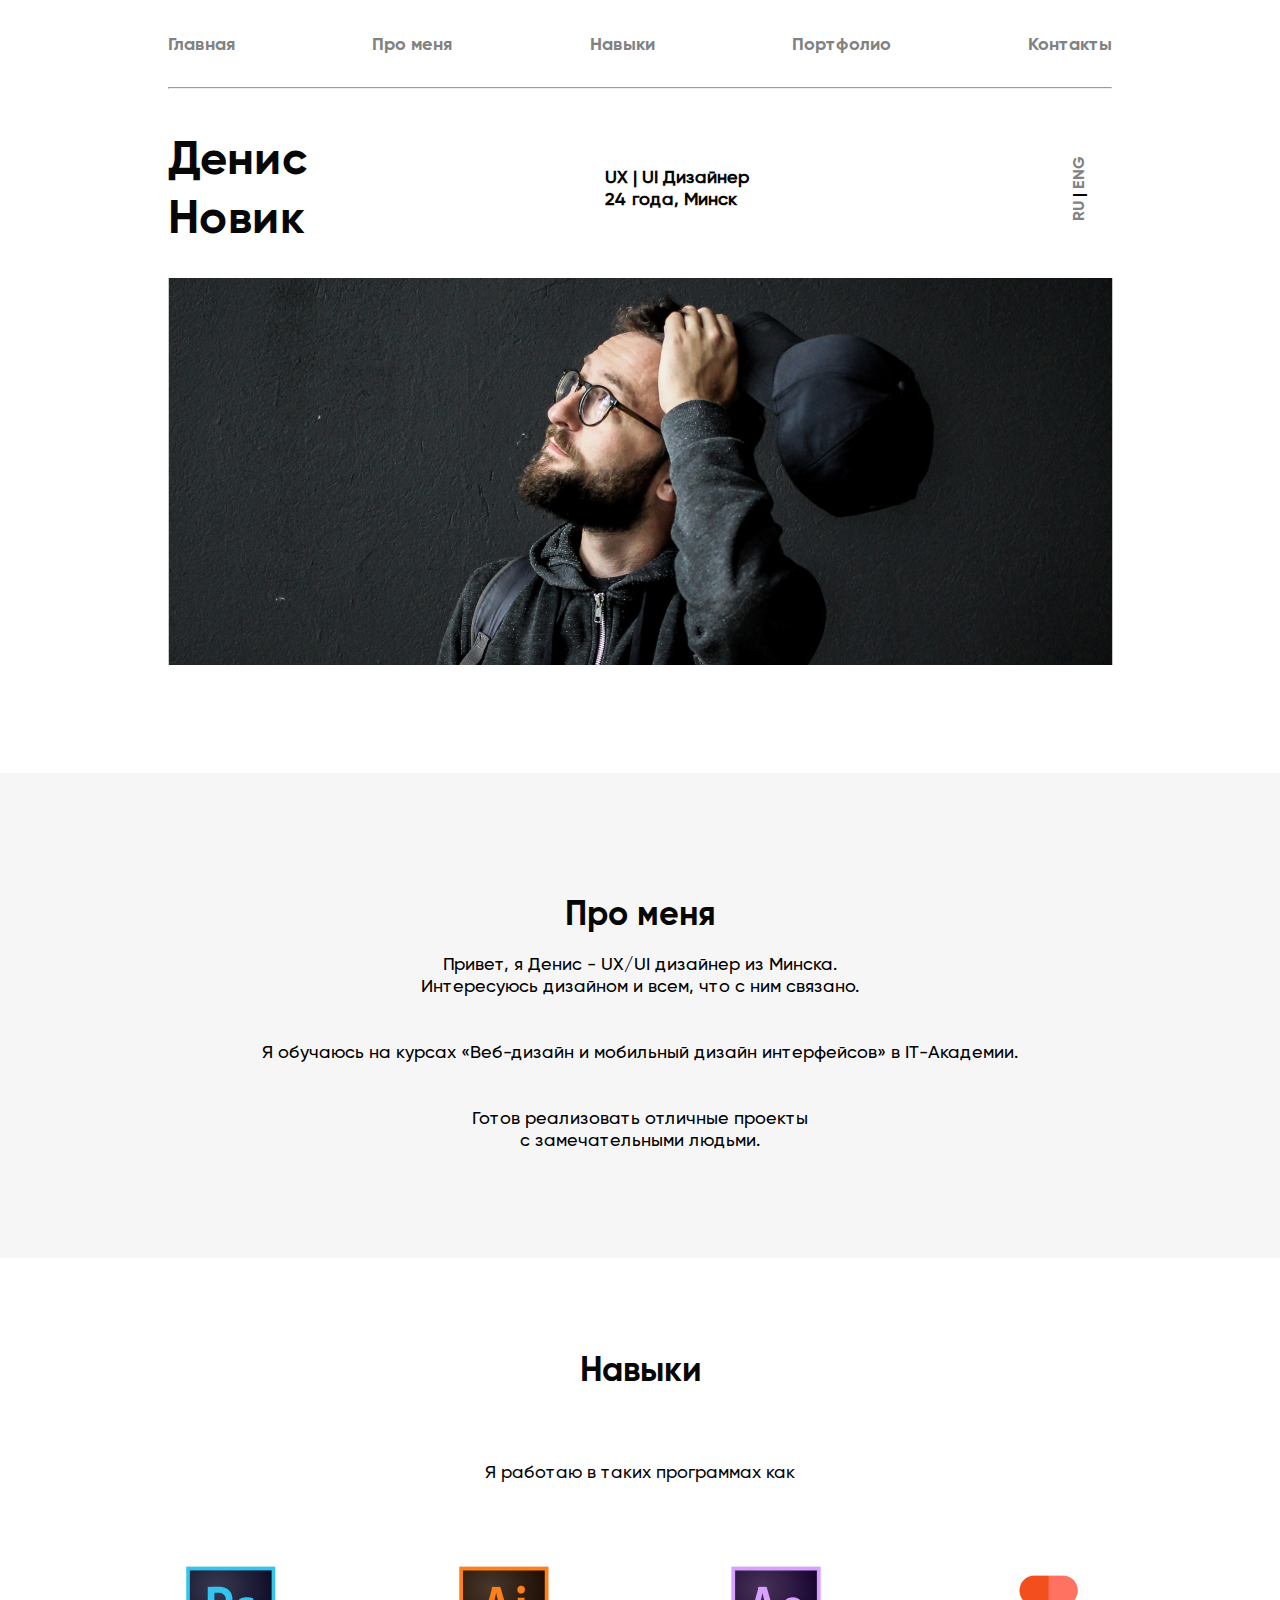
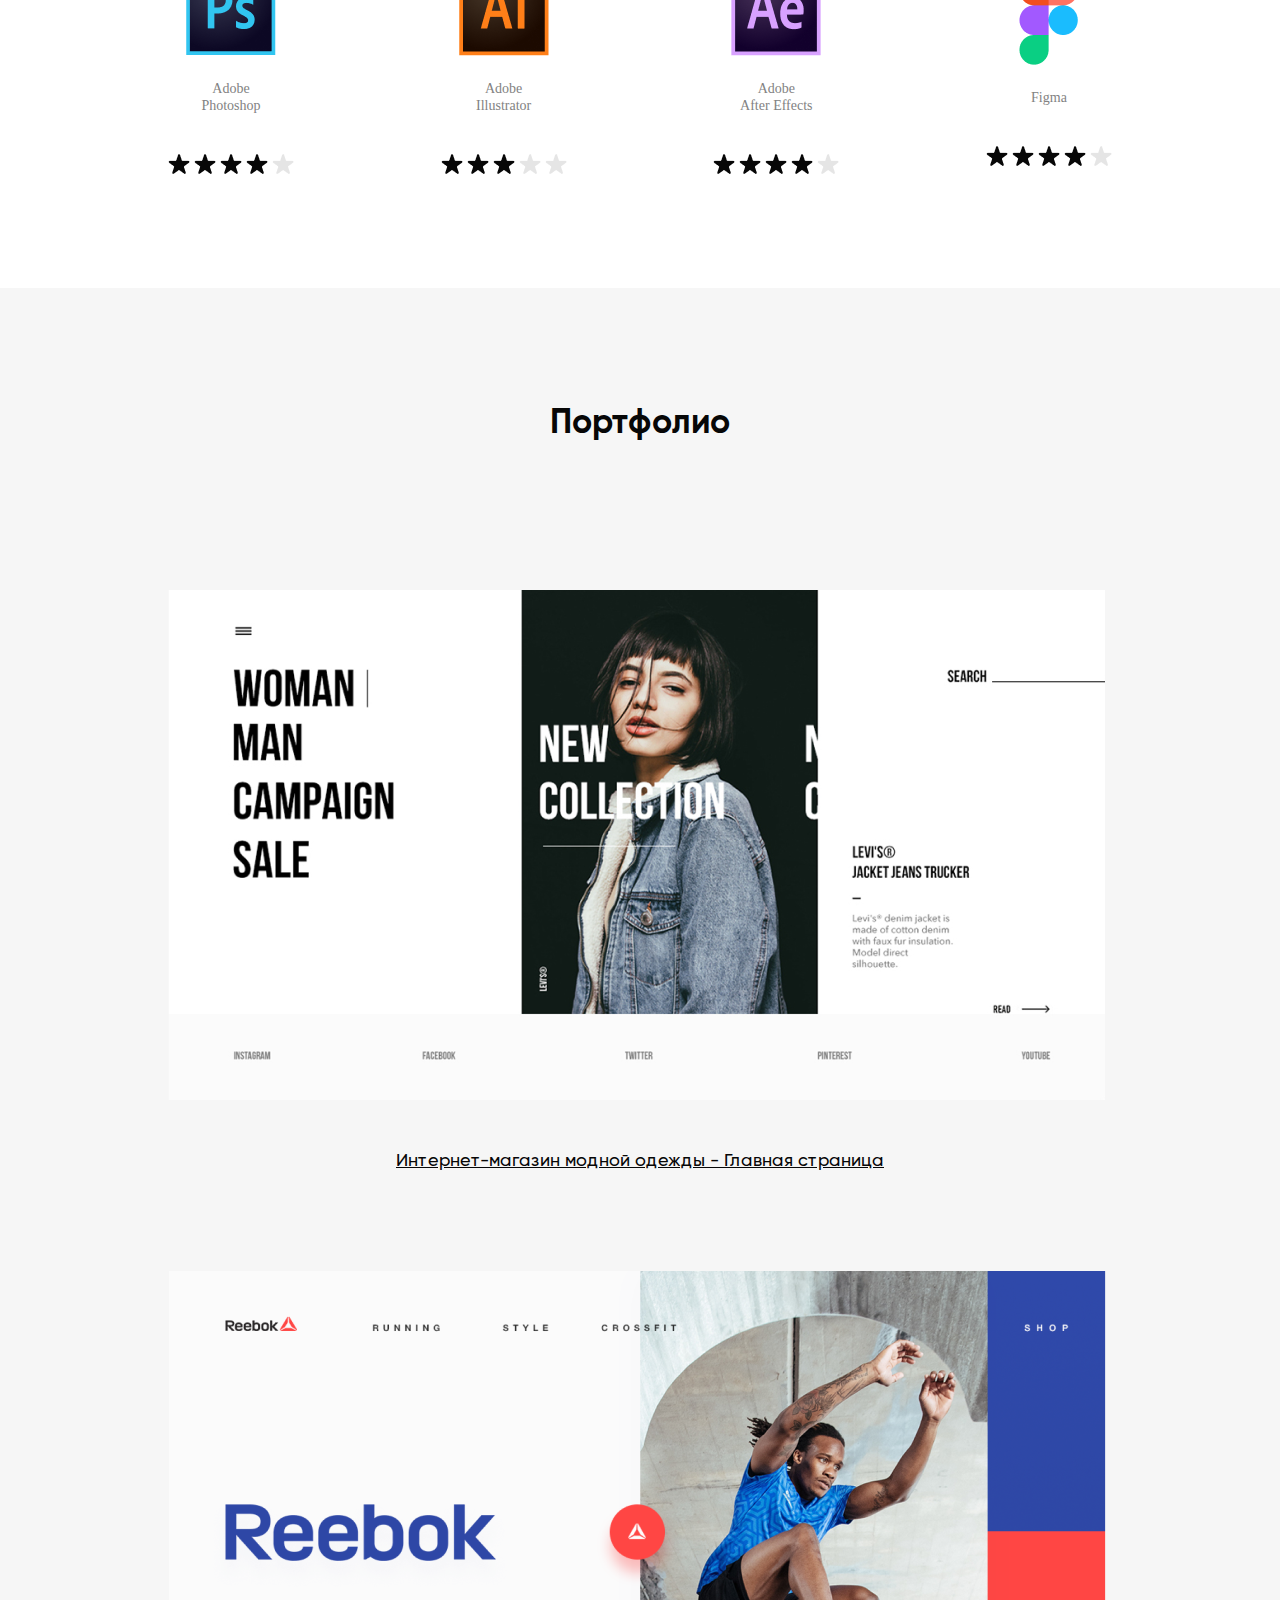
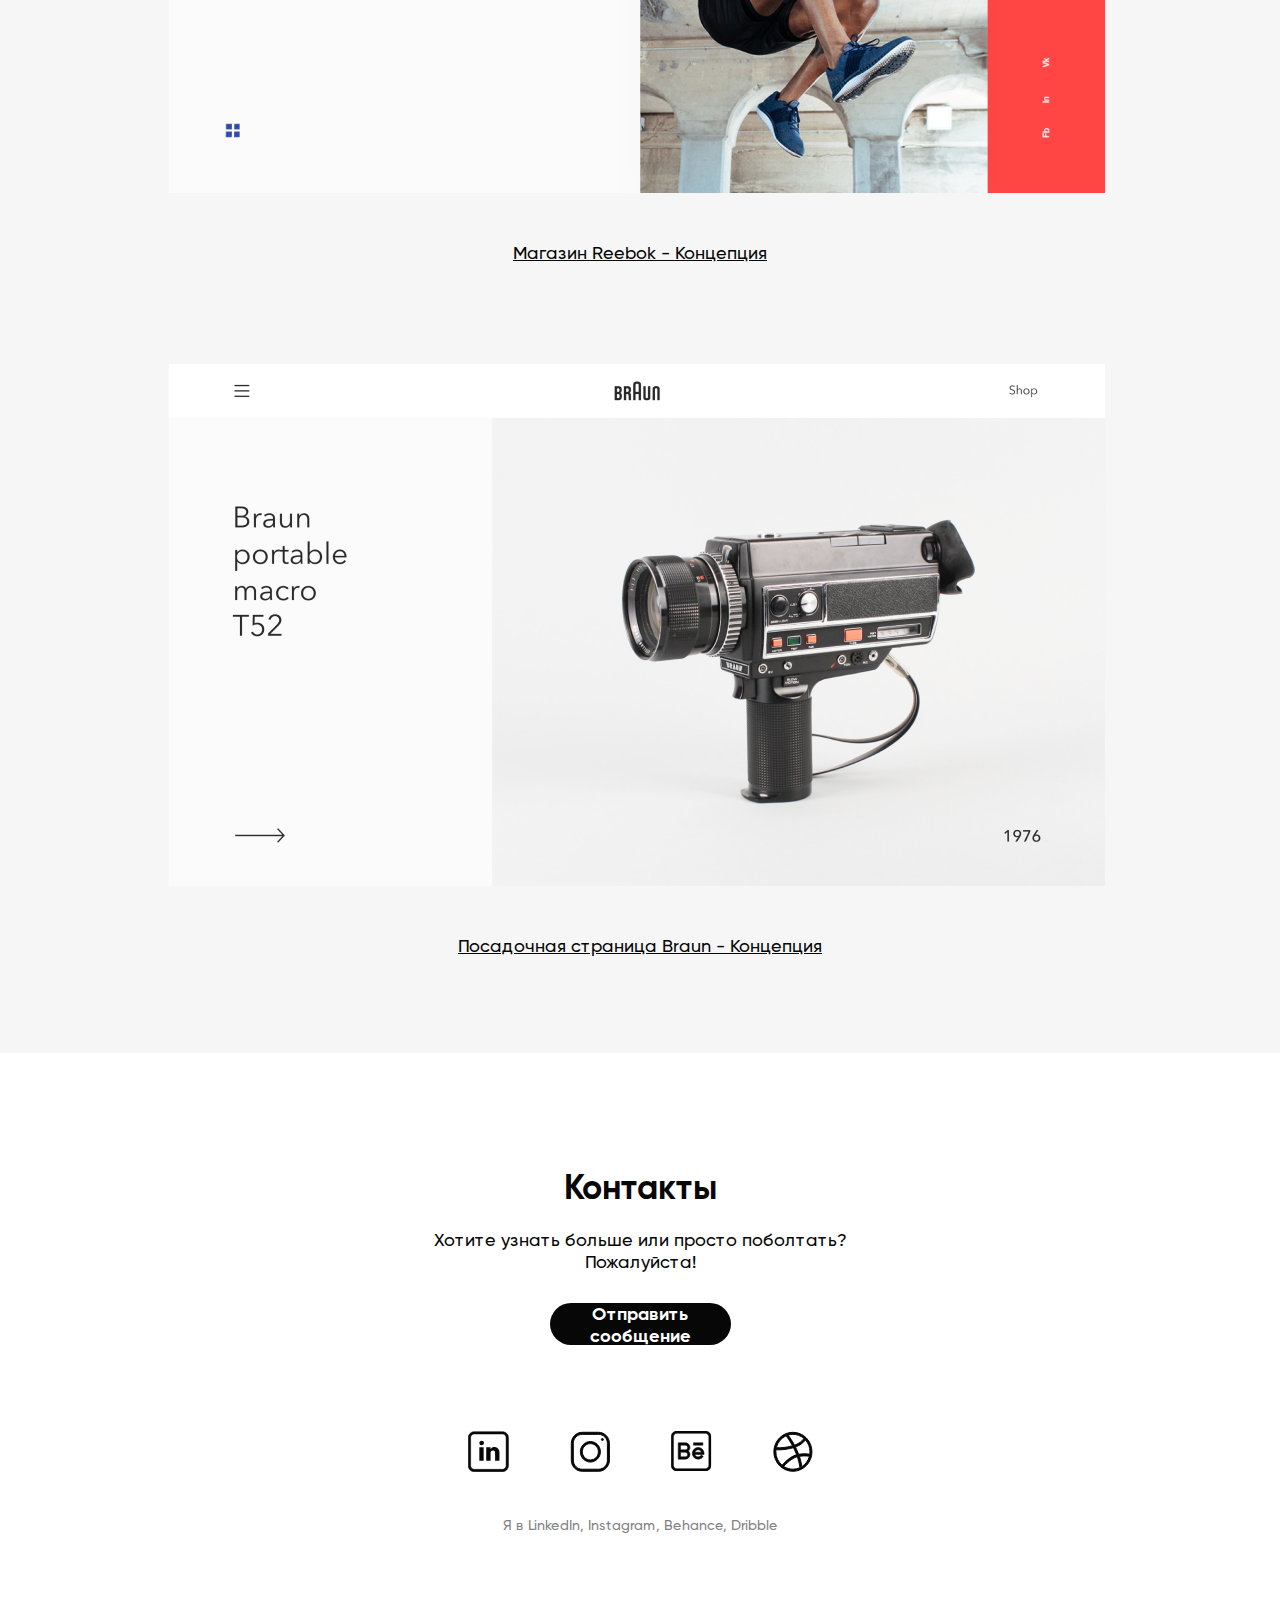
<file: portfolio_landing_page/russian.html>
<!DOCTYPE html><html lang="ru"><head><meta charset="UTF-8"><meta http-equiv="X-UA-Compatible" content="IE=edge"><meta name="viewport" content="width=device-width,initial-scale=1"><title>UX/UI Дизайнер</title><link rel="stylesheet" href="css/style.min.css"></head><body><section class="header"><div class="container"><nav class="header__links"><a href="#home" class="header__link">Главная</a> <a href="#about" class="header__link">Про меня</a> <a href="#skills" class="header__link">Навыки</a> <a href="#portfolio" class="header__link">Портфолио</a> <a href="#contacts" class="header__link">Контакты</a></nav><hr></div></section><nav><div class="container"><ul class="menu"><div class="menu__block"><li class="menu__item"><a href="#home" class="menu__link">Главная</a></li><li class="menu__item"><a href="#about" class="menu__link">Про меня</a></li><li class="menu__item"><a href="#skills" class="menu__link">Навыки</a></li><li class="menu__item"><a href="#portfolio" class="menu__link">Портфолио</a></li><li class="menu__item"><a href="#contacts" class="menu__link">Контакты</a></li></div><div class="menu__lang"><a href="portfolio_landing_page/russian.html">RU</a> | <a href="/portfolio_landing_page/index.html" class="menu__eng">ENG</a></div></ul></div><div class="hamburger"><span></span> <span></span> <span></span></div></nav><section id="home" class="promo"><div class="container"><div class="promo__text"><div class="promo__name">Денис<br>Новик</div><h1 class="promo__about">UX | UI Дизайнер<br>24 года, Минск</h1><div class="promo__lang"><a href="#">RU</a> | <a href="/portfolio_landing_page/index.html" class="promo__eng">ENG</a></div></div><picture><source media="(max-width: 576px)" srcset="img/main_photo_mobile.png"><source media="(min-width: 577px)" srcset="img/main_photo.png"><img src="img/main_photo.png" alt="Photo" class="promo__photo"></picture></div></section><section id="about" class="about"><div class="container"><h2 class="title">Про меня</h2><div class="about__descr"><p>Привет, я Денис - UX/UI дизайнер из Минска.<br>Интересуюсь дизайном и всем, что с ним связано.</p><br><br><p>Я обучаюсь на курсах «Веб-дизайн и мобильный дизайн интерфейсов» в IT-Академии.</p><br><br><p>Готов реализовать отличные проекты<br>с замечательными людьми.</p></div></div></section><section id="skills" class="skills"><div class="container"><h2 class="title">Навыки</h2><div class="skills__text">Я работаю в таких программах как</div><div class="skills__items"><div class="skills__item"><img src="icons/Photoshop.png" alt="Photoshop" class="skills__icon"><div class="skills__descr">Adobe<br>Photoshop</div><img src="icons/Black_Star.png" alt="Black Star" class="skills__star"> <img src="icons/Black_Star.png" alt="Black Star" class="skills__star"> <img src="icons/Black_Star.png" alt="Black Star" class="skills__star"> <img src="icons/Black_Star.png" alt="Black Star" class="skills__star"> <img src="icons/White_Star.png" alt="White Star" class="skills__star"></div><div class="skills__item"><img src="icons/Illustrator.png" alt="Adobe Illustrator" class="skills__icon"><div class="skills__descr">Adobe<br>Illustrator</div><img src="icons/Black_Star.png" alt="Black Star" class="skills__star"> <img src="icons/Black_Star.png" alt="Black Star" class="skills__star"> <img src="icons/Black_Star.png" alt="Black Star" class="skills__star"> <img src="icons/White_Star.png" alt="White Star" class="skills__star"> <img src="icons/White_Star.png" alt="White Star" class="skills__star"></div><div class="skills__item"><img src="icons/Ae.png" alt="Adobe After Effects" class="skills__icon"><div class="skills__descr">Adobe<br>After Effects</div><img src="icons/Black_Star.png" alt="Black Star" class="skills__star"> <img src="icons/Black_Star.png" alt="Black Star" class="skills__star"> <img src="icons/Black_Star.png" alt="Black Star" class="skills__star"> <img src="icons/Black_Star.png" alt="Black Star" class="skills__star"> <img src="icons/White_Star.png" alt="White Star" class="skills__star"></div><div class="skills__item"><img src="icons/Figma.png" alt="Figma" class="skills__icon"><div class="skills__descr">Figma</div><img src="icons/Black_Star.png" alt="Black Star" class="skills__star"> <img src="icons/Black_Star.png" alt="Black Star" class="skills__star"> <img src="icons/Black_Star.png" alt="Black Star" class="skills__star"> <img src="icons/Black_Star.png" alt="Black Star" class="skills__star"> <img src="icons/White_Star.png" alt="White Star" class="skills__star"></div></div></div></section><section id="portfolio" class="portfolio"><div class="container"><h2 class="title">Портфолио</h2><div class="portfolio__works"><img src="img/Works/online_store.png" alt="online store" class="portfolio__items portfolio__items_mt0"> <a href="#" class="portfolio__link">Интернет-магазин модной одежды - Главная страница</a> <img src="img/Works/reebok_web.png" alt="reebok" class="portfolio__items"> <a href="#" class="portfolio__link">Магазин Reebok - Концепция</a> <img src="img/Works/braun.png" alt="braun" class="portfolio__items"> <a href="#" class="portfolio__link">Посадочная страница Braun - Концепция</a></div></div></section><section id="contacts" class="contacts"><div class="container"><h2 class="title">Контакты</h2><div class="contacts__descr">Хотите узнать больше или просто поболтать?<br>Пожалуйста!</div><button class="contacts__btn">Отправить сообщение</button><div class="contacts__icons"><img src="icons/contacts/In.svg" alt="Linkedin" class="contacts__icon"> <img src="icons/contacts/instagram.svg" alt="Instagram" class="contacts__icon"> <img src="icons/contacts/Be.svg" alt="Behance" class="contacts__icon"> <img src="icons/contacts/ball.svg" alt="Dribble" class="contacts__icon"></div><div class="contacts__text">Я в LinkedIn, Instagram, Behance, Dribble</div></div></section><script src="js/script.js"></script></body></html>
</file>
<file: Uber/css/font.css>
@font-face {
  font-family: 'icomoon';
  src:  url('../fonts/icomoon.eot?d63vin');
  src:  url('../fonts/icomoon.eot?d63vin#iefix') format('embedded-opentype'),
    url('../fonts/icomoon.ttf?d63vin') format('truetype'),
    url('../fonts/icomoon.woff?d63vin') format('woff'),
    url('../fonts/icomoon.svg?d63vin#icomoon') format('svg');
  font-weight: normal;
  font-style: normal;
  font-display: block;
}

[class^="icon-"], [class*=" icon-"] {
  /* use !important to prevent issues with browser extensions that change fonts */
  font-family: 'icomoon' !important;
  speak: never;
  font-style: normal;
  font-weight: normal;
  font-variant: normal;
  text-transform: none;
  line-height: 1;
  color: #fff;

  /* Better Font Rendering =========== */
  -webkit-font-smoothing: antialiased;
  -moz-osx-font-smoothing: grayscale;
}

.icon-facebook-f-brands:before {
  content: "\e900";
}
.icon-instagram-brands:before {
  content: "\e901";
}
.icon-twitter-brands:before {
  content: "\e902";
}
.icon-linkedin-brands:before {
  content: "\e903";
}
</file>
<file: Uber/css/stile.css>
* {
  font-family: "Roboto", sans-serif;
}
header {
  position: relative;
}
nav {
  position: fixed;
  width: 100%;
  height: 50.73px;
  background: #212121;
  z-index: 5;
}
.hamburger {
  display: none;
}
.menu {
  display: flex;
  justify-content: space-between;
  padding: 14px 40px 14px 71px;
  margin: 0;
  list-style: none;
}
.menu_link {
  font-weight: 300;
  font-size: 15px;
  color: #ffffff;
  text-decoration: none;
}
.menu_link:hover {
  text-decoration: none;
  color: #1ca8c3;
}
.menu_item {
  border-right: 2px dotted black;
  padding-right: 28px;
}
.menu_item:last-child {
  border-right: none;
}
.subheader {
  position: absolute;
  top: 50px;
  width: 100%;
  height: 87px;
  background: rgba(0, 0, 0, 0.6);
}
.subheader_logo {
  display: block;
  max-width: 100%;
  margin-top: 17px;
}
.subheader_official {
  margin-top: 6px;
  opacity: 0.5;
  font-weight: 200;
  font-size: 13px;
  color: #ffffff;
}
.subheader_call {
  margin-top: 19px;
  font-weight: 300;
  font-size: 12px;
  text-align: right;
  color: #ffffff;
}
.subheader_phone {
  margin-top: 8px;
  font-weight: normal;
  font-size: 22px;
  display: block;
  text-align: right;
  text-transform: uppercase;
  text-decoration: none;
  color: #ffffff;
  line-height: 12px;
}
.subheader_btn {
  margin-top: 19px;
  width: 172px;
  height: 46px;
  background: linear-gradient(0deg, #1eacc7 0%, #4ce2ff 100%);
  box-shadow: inset 0px -3px 0px rgba(0, 0, 0, 0.12);
  border-radius: 4px;
  border: none;
  font-style: normal;
  font-weight: normal;
  font-size: 14px;
  align-items: center;
  text-align: center;
  text-transform: uppercase;
  color: #ffffff;
  text-shadow: 1px 1px 0px rgba(0, 0, 0, 0.21);
}
.subheader_btn:hover {
  background-image: none;
  background-color: #1ca8c3;
}
.promo {
  min-height: 800px;
  background: url("../img/bg/main_bg.png") no-repeat;
  padding: 152px 0 186px 0;
}
.promo_header {
  font-weight: 900;
  font-size: 60px;
  line-height: 60px;
  align-items: center;
  text-align: center;
  text-transform: uppercase;
  color: #ffffff;
  margin: 0;
}
.promo_subheader {
  font-weight: bold;
  font-size: 36px;
  line-height: 36px;
  align-items: center;
  text-align: center;
  text-transform: uppercase;
  color: #ffffff;
  margin: 0;
  margin-top: 24px;
}
.promo_descr {
  font-weight: normal;
  font-size: 18px;
  line-height: 24px;
  text-align: center;
  color: #ffffff;
  margin-top: 16px;
}
.promo_btn {
  display: block;
  width: 259px;
  height: 63px;
  background: linear-gradient(0deg, #1eacc7 0%, #4ce2ff 100%);
  box-shadow: inset 0px -4px 0px rgba(0, 0, 0, 0.12);
  border-radius: 4px;
  border: none;
  font-weight: normal;
  font-size: 18px;
  align-items: center;
  text-align: center;
  text-transform: uppercase;
  color: #ffffff;
  text-shadow: 1px 1px 0px rgba(0, 0, 0, 0.21);
  margin: 115px auto 0 auto;
}
.promo_btn:hover {
  background-image: none;
  background-color: #1ca8c3;
}
.advant {
  padding: 20px 0 64px 0;
}
.advant_block {
  display: flex;
  justify-content: center;
  align-items: center;
  margin-top: 16px;
}
.advant_item {
  display: flex;
  justify-content: center;
  align-items: center;
  border-radius: 100%;
  width: 116px;
  height: 116px;
  background: #1eacc7;
  margin-right: 25px;
}
.advant_descr {
  width: 372px;
}
.advant_subtitle {
  font-weight: normal;
  font-size: 17px;
  line-height: 21px;
  align-items: center;
  color: #1eacc7;
}
.advant_text {
  font-weight: 300;
  font-size: 15px;
  line-height: 21px;
  color: #202020;
}
.btn {
  margin: 0 auto;
  height: 24px;
  width: 112px;
  padding: 5px 12px;
  background-color: #000000;
  color: #ffffff;
  font-size: 11px;
  font-weight: 300;
  text-transform: uppercase;
  text-align: center;
  cursor: pointer;
}
.title {
  margin-top: 32px;
  font-weight: bold;
  font-size: 38px;
  align-items: center;
  text-align: center;
  text-transform: uppercase;
  color: #222222;
}
.subtitle {
  font-weight: normal;
  font-size: 17px;
  align-items: center;
  text-align: center;
  color: #222222;
  margin-top: 19px;
}
.mobile {
  min-height: 864px;
  padding: 46px 0 80px 0;
  background: url("../img/bg/mobile_app.png") center center/cover no-repeat;
}
.mobile .row {
  margin-top: 30px;
}
.mobile_item {
  position: relative;
  width: 320px;
  height: 280px;
  margin: 0 auto;
  margin-bottom: 19px;
  padding-top: 89px;
}
.mobile_item_1 {
  background: url("../img/bg/mobile_screen_1.png") center center/cover no-repeat;
}
.mobile_item_2 {
  background: url("../img/bg/mobile_screen_2.png") center center/cover no-repeat;
}
.mobile_item_3 {
  background: url("../img/bg/mobile_screen_3.png") center center/cover no-repeat;
}
.mobile_item_4 {
  background: url("../img/bg/mobile_screen_4.png") center center/cover no-repeat;
}
.mobile_item_5 {
  background: url("../img/bg/mobile_screen_5.png") center center/cover no-repeat;
}
.mobile_item_6 {
  background: url("../img/bg/mobile_screen_6.png") center center/cover no-repeat;
}
.mobile_item_subtitle {
  font-weight: normal;
  font-size: 24px;
  line-height: 31px;
  align-items: center;
  text-align: center;
  text-transform: uppercase;
  color: #ffffff;
}
.mobile_item_plus {
  display: flex;
  justify-content: center;
  align-items: center;
  position: absolute;
  bottom: 34px;
  left: 50%;
  transform: translateX(-50%);
  width: 29px;
  height: 29px;
  background: #000000;
  border-radius: 100%;
  margin: 0 auto;
  cursor: pointer;
}
.mobile_item_plus:before {
  content: "";
  display: block;
  width: 14px;
  height: 2px;
  background-color: #1ca8c3;
  transition: 0.5s all;
}
.mobile_item_plus:after {
  content: "";
  position: absolute;
  left: 50%;
  transform: translateX(-50%);
  display: block;
  height: 14px;
  width: 2px;
  background-color: #1ca8c3;
  transition: 0.3s all;
}
.mobile_item_plus:hover:before,
.mobile_item_plus:hover:after {
  background-color: #ff5656;
}
.car {
  background: url("../img/bg/Component 1.png") center center/cover no-repeat;
  height: 898px;
  padding: 52px 0 143px 0;
}
.car .btn {
  background: #ffffff;
  color: #070716;
}
.car .title {
  color: #ffffff;
  margin-top: 26px;
  text-align: center;
}
.car .subtitle {
  color: #ffffff;
  margin-top: 1px;
}
.car_uber {
  display: block;
  margin: 0 auto;
  margin-top: 54px;
}
.car_text {
  font-weight: 300;
  font-size: 17px;
  line-height: 24px;
  align-items: center;
  text-align: center;
  color: #222222;
}
.require {
  padding: 63px 0 87px 0;
}
.require_block {
  margin: 33px 0;
}
.require_block_nbm {
  margin-bottom: 0;
}
.require_title {
  font-weight: normal;
  font-size: 22px;
  align-items: center;
  color: #1ca8c3;
}
.require_list {
  list-style-type: none;
  padding-left: 52px;
  margin-top: 20px;
}
.require_list li {
  position: relative;
  font-weight: 300;
  font-size: 17px;
  line-height: 24px;
  color: #222222;
  margin-bottom: 10px;
}
.require_list li:before {
  content: "";
  display: block;
  position: absolute;
  left: -32px;
  top: 3px;
  width: 21px;
  height: 20px;
  background: url("../icons/check_blue 1.png") center center/cover no-repeat;
}
.require_descr {
  font-weight: 300;
  font-size: 17px;
  line-height: 24px;
  color: #1ca8c3;
}
.require .warning .require_title {
  color: #ff5656;
}
.require .warning .require_list li:before {
  background: url("../icons/check_red 1.png") center center/cover no-repeat;
}
.world {
  position: relative;
  height: 717px;
  background: url("../img/bg/world_bg.png") center center/cover no-repeat;
  padding: 46px 0 50px 0;
}
.world .btn {
  background: #ffffff;
  color: #070716;
}
.world .title {
  color: #ffffff;
}
.world .subtitle {
  color: #ffffff;
}
.world_cities {
  display: flex;
  justify-content: center;
  font-weight: normal;
  font-size: 15px;
  line-height: 68px;
  align-items: center;
  text-align: center;
  text-transform: uppercase;
  color: #1fbad6;
  margin: 0 auto;
  background: rgba(255, 255, 255, 0);
  border: none;
  cursor: pointer;
  margin-top: 400px;
  margin-bottom: 50px;
  cursor: pointer;
}
.bottom {
  position: relative;
  height: 134px;
  padding-top: 12px;
}
.bottom_connect {
  display: flex;
  position: absolute;
  top: 49px;
  left: 10px;
}
.bottom_icon {
  display: flex;
  justify-content: center;
  align-items: center;
  width: 35px;
  height: 35px;
  background: #070716;
  border-radius: 100%;
  margin-right: 6px;
  text-decoration: none;
}
.bottom_icon i {
  color: #fff;
}
.bottom_composition {
  display: flex;
  justify-content: center;
  align-items: center;
}
.bottom_separator {
  width: 301px;
  height: 7px;
  background: #1fbad6;
  margin: 0 auto;
  margin-bottom: 36px;
}
.bottom_item {
  font-weight: 300;
  font-size: 15px;
  align-items: center;
  text-transform: uppercase;
  color: #070716;
  background: rgba(255, 255, 255, 0);
  border: none;
  text-decoration: none;
  margin-right: 48px;
}
.bottom_item_nmr {
  margin-right: 0;
}
.bottom_element {
  display: flex;
  justify-content: center;
  align-items: center;
}
.bottom_link {
  font-weight: 300;
  font-size: 11px;
  align-items: center;
  text-transform: uppercase;
  color: #999999;
  background: rgba(255, 255, 255, 0);
  border: none;
  margin-top: 16px;
  text-decoration: none;
  margin-right: 23px;
}
.bottom_link_nmr {
  margin-right: 0;
}
.bottom_language {
  display: flex;
  justify-content: center;
  align-items: center;
}
.bottom_lang {
  align-items: center;
  font-weight: normal;
  font-size: 11px;
  text-align: center;
  text-transform: uppercase;
  color: #1fbad6;
  background: rgba(255, 255, 255, 0);
  border: none;
  margin-top: 19px;
}
.bottom_download {
  display: flex;
  position: absolute;
  float: right;
  top: 52px;
  right: 10px;
  cursor: pointer;
}
.bottom_attach {
  margin-right: 7px;
}
.xs-visible {
  display: none;
}
@media screen and (max-width: 1200px) {
  .menu_item {
    padding-right: 20px;
  }
  .menu_link {
    font-size: 13px;
  }
  .promo_header {
    font-size: 50px;
  }
  .advant_block {
    align-items: flex-start;
  }
  .advant_descr {
    width: 300px;
  }
  .mobile_item {
    width: 300px;
  }
  .bottom_item {
    margin-right: 25px;
  }
  .bottom_link {
    margin-right: 15px;
  }
  .bottom_download {
    right: 0px;
    top: 60px;
  }
}
@media screen and (max-width: 991px) {
  .menu_item {
    padding-right: 12px;
  }
  .menu_link {
    font-size: 10px;
  }
  .subheader_logo img {
    width: 100%;
  }
  .subheader_official {
    font-size: 11px;
  }
  .subheader_phone {
    font-size: 18px;
  }
  .subheader_btn {
    margin-top: 21px;
    height: 40px;
    width: 100%;
  }
  .promo_header {
    font-size: 40px;
  }
  .promo_subheader {
    font-size: 30px;
  }
  .advant_block {
    align-items: center;
    flex-direction: column;
  }
  .advant_item {
    margin-right: 0;
  }
  .advant_descr {
    margin-top: 20px;
  }
  .title {
    font-size: 30px;
  }
  .mobile_item {
    width: 215px;
    height: 195px;
  }
  .mobile_item_subtitle {
    font-size: 17px;
  }
  .car {
    height: 780px;
  }
  .car_uber {
    width: 580px;
  }
  .require_title {
    font-size: 17px;
  }
  .require_list li {
    font-size: 15px;
  }
  .require_descr {
    font-size: 15px;
  }
  .bottom_separator {
    height: 3px;
  }
  .bottom_item {
    margin-right: 17px;
    font-size: 13px;
  }
  .bottom_element {
    margin-right: 12px;
    font-size: 10px;
  }
  .bottom_lang {
    font-size: 10px;
  }
  .bottom_icon {
    width: 30px;
    height: 30px;
  }
  .bottom_download {
    flex-direction: column;
    top: 20px;
  }
  .bottom_download a {
    margin-top: 5px;
  }
}
@media screen and (max-width: 767px) {
  .menu {
    position: fixed;
    flex-direction: column;
    justify-content: center;
    align-items: center;
    top: 0;
    left: -100%;
    width: 50%;
    height: 100vh;
    padding: 20px 15px;
    background-color: rgba(0, 0, 0, 0.8);
    transition: 0.6s all;
  }
  .menu_active {
    left: 0;
  }
  .menu_active:hover {
    text-decoration: none;
    color: #1ca8c3;
  }
  .menu_item {
    padding-right: 0;
    border: none;
    margin-top: 10px;
  }
  .menu_link {
    font-size: 20px;
  }
  .hamburger {
    display: block;
    position: absolute;
    right: 10px;
    top: 50%;
    transform: translateY(-50%);
    width: 26px;
    height: 12px;
  }
  .hamburger span {
    display: block;
    height: 2px;
    width: 100%;
    background-color: #fff;
    margin-bottom: 2px;
    transition: 0.5s all;
  }
  .hamburger_active span {
    margin-bottom: -2px;
  }
  .hamburger_active span:nth-child(1) {
    transform: translateY(3px) rotate(-45deg);
  }
  .hamburger_active span:nth-child(2) {
    display: none;
  }
  .hamburger_active span:nth-child(3) {
    transform: translateY(3px) rotate(45deg);
  }
  .xs-hidden {
    display: none;
  }
  .xs-visible {
    display: block;
  }
  .subheader_phone {
    display: block;
    margin-top: 10px;
    font-weight: normal;
    font-size: 16px;
    align-items: center;
    text-align: center;
    text-transform: uppercase;
    color: #ffffff;
  }
  .subheader_btn {
    width: 200px;
    height: 40px;
    margin: 0 auto;
    display: block;
    margin-top: 10px;
  }
  .promo_header {
    font-size: 35px;
  }
  .promo_subheader {
    font-size: 23px;
  }
  .promo_descr {
    font-size: 16px;
  }
  .title {
    font-size: 27px;
  }
  .advant_subtitle {
    text-align: center;
  }
  .advant_descr {
    width: 400px;
  }
  .mobile_item {
    padding-top: 60px;
  }
  .mobile_item_plus {
    bottom: 15px;
  }
  .car {
    height: 700px;
  }
  .car_uber {
    width: 500px;
  }
  .bottom_separator {
    width: 260px;
    margin-bottom: 20px;
  }
  .bottom_item {
    margin-right: 13px;
    font-size: 12px;
  }
  .bottom_item:last-child {
    margin-right: 0;
  }
  .bottom_link {
    margin-right: 12px;
    font-size: 10px;
    margin-top: 10px;
  }
  .bottom_link:last-child {
    margin-right: 0;
  }
  .bottom_connect {
    flex-direction: column;
    top: 15px;
  }
  .bottom_icon {
    width: 20px;
    height: 20px;
    font-size: 10px;
    margin-top: 5px;
  }
  .bottom_lang {
    margin-top: 15px;
  }
}
@media screen and (max-width: 575px) {
  nav {
    height: 30px;
  }
  header {
    height: 30px;
  }
  .menu {
    width: 85%;
  }
  .menu_item {
    width: 100%;
    text-align: center;
    padding: 4px 0;
  }
  .menu_link {
    display: block;
  }
  .subheader {
    top: 30px;
    height: 62px;
  }
  .subheader_official {
    display: none;
  }
  .subheader_logo {
    margin-top: 22px;
  }
  .subheader_phone {
    font-weight: normal;
    font-size: 12px;
    align-items: center;
    text-align: center;
    text-transform: uppercase;
    margin-top: 12px;
  }
  .subheader_btn {
    width: 110px;
    height: 25px;
    font-size: 9px;
    margin-top: 8px;
  }
  .subheader_btn:hover {
    background-image: linear-gradient(to top, #1ca8c3 0%, #4ce2ff 100%);
  }
  .promo {
    min-height: 400px;
    padding: 135px 0 35px 0;
  }
  .promo_header {
    font-size: 30px;
    line-height: 35px;
    padding: 0 25px;
  }
  .promo_subheader {
    font-size: 20px;
    line-height: 23px;
    margin-top: 34px;
    padding: 0 9px;
  }
  .promo_descr {
    display: none;
  }
  .promo_btn {
    width: 210px;
    height: 50px;
    font-size: 16px;
    margin-top: 72px;
  }
  .promo_btn:hover {
    background-image: linear-gradient(to top, #1ca8c3 0%, #4ce2ff 100%);
  }
  .btn {
    width: 115px;
    height: 27px;
    font-size: 11px;
  }
  .title {
    font-size: 16px;
    margin-top: 16px;
    line-height: 16px;
  }
  .advant {
    padding: 23px 0 38px 0;
  }
  .advant_item {
    width: 100px;
    height: 100px;
    margin-top: 23px;
    margin-right: 0;
  }
  .advant_descr {
    width: 100%;
  }
  .advant_subtitle {
    font-size: 16px;
    line-height: 21px;
    text-align: left;
  }
  .advant_text {
    font-size: 15px;
    line-height: 21px;
  }
  .mobile {
    padding: 25px 0 42px 0;
  }
  .mobile_item {
    width: 290px;
    height: 254px;
    padding: 80px 30px 123px 34px;
  }
  .mobile_item_subtitle {
    font-size: 18px;
    line-height: 31px;
  }
  .car {
    height: 390px;
    padding: 27px 0 31px 0;
    background: #070716;
  }
  .car_title {
    display: none;
  }
  .car_subtitle {
    display: none;
  }
  .car_uber {
    width: 300px;
    height: 190px;
    margin-top: 34px;
  }
  .car_text {
    font-size: 17px;
    line-height: 24px;
    color: #fff;
    padding: 23px 22px 0 22px;
  }
  .require {
    padding: 24px 0 30px 0;
  }
  .require_block {
    margin: 0;
  }
  .require_title {
    font-size: 16px;
    margin-top: 30px;
  }
  .require_list {
    padding-left: 32px;
  }
  .require_list li {
    font-size: 14px;
    line-height: 16px;
  }
  .require_list li:before {
    top: 0px;
  }
  .require_descr {
    font-size: 14px;
    line-height: 16px;
  }
  .world {
    height: 360px;
    padding: 24px 0 30px 0;
  }
  .world_cities {
    margin-bottom: 0;
    margin-top: 165px;
    font-size: 15px;
  }
  .subtitle {
    margin-top: 11px;
    font-size: 14px;
  }
  .bottom {
    width: 100%;
    height: 6px;
    padding: 24px 0 30px 0;
    height: auto;
  }
  .bottom_item {
    font-size: 14px;
    margin-top: 21px;
  }
  .bottom_link {
    font-size: 8px;
    margin-top: 10px;
  }
  .bottom_lang {
    font-size: 11px;
    margin-top: 10px;
  }
  .bottom_separator {
    display: block;
    margin: 0 auto;
  }
  .bottom_connect {
    position: static;
    flex-direction: row;
    justify-content: center;
    align-items: center;
    margin-top: 17px;
  }
  .bottom_connect_icon {
    width: 35px;
    height: 35px;
    margin-right: 6px;
  }
  .bottom_download {
    position: static;
    float: none;
    flex-direction: row;
    justify-content: center;
    align-items: center;
    margin-top: 19px;
    margin-bottom: 29px;
  }
}
</file>
<file: css/style.min.css>
/*!
 * Bootstrap Reboot v4.3.1 (https://getbootstrap.com/)
 * Copyright 2011-2019 The Bootstrap Authors
 * Copyright 2011-2019 Twitter, Inc.
 * Licensed under MIT (https://github.com/twbs/bootstrap/blob/master/LICENSE)
 * Forked from Normalize.css, licensed MIT (https://github.com/necolas/normalize.css/blob/master/LICENSE.md)
 */@import url(https://fonts.googleapis.com/css2?family=Raleway:wght@500;700&display=swap);*,::after,::before{box-sizing:border-box}html{font-family:sans-serif;line-height:1.15;-webkit-text-size-adjust:100%;-webkit-tap-highlight-color:transparent}article,aside,figcaption,figure,footer,header,hgroup,main,nav,section{display:block}body{margin:0;font-family:-apple-system,BlinkMacSystemFont,"Segoe UI",Roboto,"Helvetica Neue",Arial,"Noto Sans",sans-serif,"Apple Color Emoji","Segoe UI Emoji","Segoe UI Symbol","Noto Color Emoji";font-size:1rem;font-weight:400;line-height:1.5;color:#212529;text-align:left;background-color:#fff}[tabindex="-1"]:focus{outline:0!important}hr{box-sizing:content-box;height:0;overflow:visible}h1,h2,h3,h4,h5,h6{margin-top:0;margin-bottom:.5rem}p{margin-top:0;margin-bottom:1rem}abbr[data-original-title],abbr[title]{text-decoration:underline;-webkit-text-decoration:underline dotted;text-decoration:underline dotted;cursor:help;border-bottom:0;-webkit-text-decoration-skip-ink:none;text-decoration-skip-ink:none}address{margin-bottom:1rem;font-style:normal;line-height:inherit}dl,ol,ul{margin-top:0;margin-bottom:1rem}ol ol,ol ul,ul ol,ul ul{margin-bottom:0}dt{font-weight:700}dd{margin-bottom:.5rem;margin-left:0}blockquote{margin:0 0 1rem}b,strong{font-weight:bolder}small{font-size:80%}sub,sup{position:relative;font-size:75%;line-height:0;vertical-align:baseline}sub{bottom:-.25em}sup{top:-.5em}a{color:#007bff;text-decoration:none;background-color:transparent}a:hover{color:#0056b3;text-decoration:underline}a:not([href]):not([tabindex]){color:inherit;text-decoration:none}a:not([href]):not([tabindex]):focus,a:not([href]):not([tabindex]):hover{color:inherit;text-decoration:none}a:not([href]):not([tabindex]):focus{outline:0}code,kbd,pre,samp{font-family:SFMono-Regular,Menlo,Monaco,Consolas,"Liberation Mono","Courier New",monospace;font-size:1em}pre{margin-top:0;margin-bottom:1rem;overflow:auto}figure{margin:0 0 1rem}img{vertical-align:middle;border-style:none}svg{overflow:hidden;vertical-align:middle}table{border-collapse:collapse}caption{padding-top:.75rem;padding-bottom:.75rem;color:#6c757d;text-align:left;caption-side:bottom}th{text-align:inherit}label{display:inline-block;margin-bottom:.5rem}button{border-radius:0}button:focus{outline:1px dotted;outline:5px auto -webkit-focus-ring-color}button,input,optgroup,select,textarea{margin:0;font-family:inherit;font-size:inherit;line-height:inherit}button,input{overflow:visible}button,select{text-transform:none}select{word-wrap:normal}[type=button],[type=reset],[type=submit],button{-webkit-appearance:button}[type=button]:not(:disabled),[type=reset]:not(:disabled),[type=submit]:not(:disabled),button:not(:disabled){cursor:pointer}[type=button]::-moz-focus-inner,[type=reset]::-moz-focus-inner,[type=submit]::-moz-focus-inner,button::-moz-focus-inner{padding:0;border-style:none}input[type=checkbox],input[type=radio]{box-sizing:border-box;padding:0}input[type=date],input[type=datetime-local],input[type=month],input[type=time]{-webkit-appearance:listbox}textarea{overflow:auto;resize:vertical}fieldset{min-width:0;padding:0;margin:0;border:0}legend{display:block;width:100%;max-width:100%;padding:0;margin-bottom:.5rem;font-size:1.5rem;line-height:inherit;color:inherit;white-space:normal}progress{vertical-align:baseline}[type=number]::-webkit-inner-spin-button,[type=number]::-webkit-outer-spin-button{height:auto}[type=search]{outline-offset:-2px;-webkit-appearance:none}[type=search]::-webkit-search-decoration{-webkit-appearance:none}::-webkit-file-upload-button{font:inherit;-webkit-appearance:button}output{display:inline-block}summary{display:list-item;cursor:pointer}template{display:none}[hidden]{display:none!important}*{font-family:Raleway,sans-serif;margin:0;padding:0}.container{width:1049px;margin:0 auto}.divider{width:60px;height:3px;background:#e4ae95;margin:25px auto 0 auto}.promo{min-height:100vh;position:relative;background:url(../img/main_bg.png) no-repeat 50%/cover;padding-top:205px;padding-left:300px}.promo__title{margin-top:10px}.promo__subtitle{position:relative;padding-left:10px;z-index:2}.promo__subtitle:before{content:'';position:absolute;z-index:-1;top:-25%;left:0;border-radius:100%;width:36px;height:36px;background:#e4ae95}.promo__btns{margin-top:25px;display:flex;width:250px;align-items:center;justify-content:space-between}.promo__link{color:#fff;font-weight:700;font-size:14px}.promo__link:hover{color:#fff;text-decoration:none}.title{font-weight:700;font-size:36px;line-height:60px;margin:0}.title_fz14{font-size:14px;line-height:21px}.title_fz16{font-size:16px;color:#fff;line-height:24px;margin:0}.title_fz20{font-size:20px;line-height:30px}.title_fz36{font-size:36px}.title_fz48{font-size:48px;color:#fff}.title__section-title{position:relative;color:#212529;text-align:center}.title__section-title:before{content:'';position:absolute;z-index:-1;top:-25%;left:0;border-radius:100%;width:36px;height:36px;background:#e4ae95}.title__section-title:before{top:-6px;left:50%;transform:translateX(-50%)}.title__section-subtitle{text-align:center}.btn{color:#000;height:45px;background:#e4ae95;box-shadow:0 4px 4px rgba(0,0,0,.15);padding:12px 25px;font-size:14px}.btn:hover{color:#000}.sidepanel{position:fixed;top:170px;left:50px;z-index:3;display:flex;flex-direction:column;justify-content:space-between;align-items:center;height:340px;color:#000}.sidepanel__divider{width:2px;height:70px;background-color:#000}.sidepanel__text{height:150px;width:25px}.sidepanel__text span{transform:rotate(-90deg) translate(-30%,-260%);display:block;width:150px}.hamburger{position:absolute;top:20px;right:30px;height:21px;display:flex;flex-direction:column;justify-content:space-between;align-items:flex-end;cursor:pointer}.hamburger span{display:block;width:30px;height:3px;background:#fff}.hamburger span.long{width:36px}.menu{position:fixed;top:0;left:-100%;width:100%;height:100vh;z-index:10;visibility:hidden;opacity:0;transition:all .6s}.menu.active{left:0;visibility:visible;opacity:1}.menu__block{position:relative;transition:all .6s;width:345px;background-color:#e4ae95;height:100%;padding-top:140px;padding-left:40px;z-index:10}.menu__close{position:absolute;top:25px;right:25px;cursor:pointer}.menu__list{list-style-type:none;padding-left:35px}.menu__link{position:relative;font-weight:700;font-size:24px;line-height:36px;margin-bottom:15px}.menu__link:before{content:'';position:absolute;top:10px;left:-35px;width:15px;height:15px;border:1px solid #000;border-radius:100%;transition:all .6s}.menu__link:hover::before{background-color:#fff}.menu__link a{color:#000}.menu__social{position:absolute;bottom:50px;left:50%;transform:translateX(-50%);display:flex;justify-content:space-between;align-items:center;width:90px}.menu__overlay{position:fixed;top:0;left:0;width:100%;height:100%;background-color:#000;opacity:.75}.about{padding-top:120px}.about__wrapper{display:grid;grid-template-columns:400px 670px;grid-template-rows:minmax(245px,auto) minmax(255px,auto);grid-auto-rows:minmax(245px,auto);-moz-column-gap:70px;column-gap:70px;row-gap:40px}.about__photo{grid-row:1/3}.about__photo img{width:100%;height:100%;-o-object-fit:cover;object-fit:cover}.about__descr{padding-top:6px}.about__descr .divider{margin:0;margin-top:4px}.about__title{position:relative;color:#212529;padding-left:12px;padding-top:1px}.about__title:before{content:'';position:absolute;z-index:-1;top:-25%;left:0;border-radius:100%;width:36px;height:36px;background:#e4ae95}.about__text{font-size:15px;line-height:22px;margin-top:20px;margin-bottom:0}.about__skills{display:grid;grid-template:repeat(2,minmax(115px,auto))/repeat(2,260px);grid-auto-rows:1fr;-moz-column-gap:50px;column-gap:50px;row-gap:20px}.about__skills-item{display:grid;grid-template-columns:40px 200px;-moz-column-gap:25px;column-gap:25px}.about__skills-circle{position:relative;padding-top:15px;padding-left:15px}.about__skills-circle:before{content:'';position:absolute;z-index:-1;top:-25%;left:0;border-radius:100%;width:36px;height:36px;background:#e4ae95}.about__skills-circle:before{top:0}.about__skills-text{font-size:13px;line-height:18px;margin-top:6px}.resume{padding-top:120px}.resume__wrapper{padding:60px 65px 0 65px;display:grid;grid-template-columns:repeat(2,425px);-moz-column-gap:135px;column-gap:135px}.resume__wrapper ul{list-style-type:none}.resume__wrapper ul li{position:relative}.resume__wrapper ul li:after{content:'';width:1px;height:calc(100% + 16px);position:absolute;top:-16px;left:0;background-color:#000}.resume__row-title{position:relative;padding-left:35px}.resume__row-title:before{content:'';position:absolute;width:15px;height:15px;background:#e4ae95;border-radius:100%;left:-7px;top:50%;transform:translateY(-50%)}.resume__item{position:relative}.resume__item:before{content:'';height:1px;width:45px;position:absolute;background-color:#000;top:66px}.resume__item-head{position:relative;padding:45px 0 0 100px}.resume__item-head h4{margin-bottom:0}.resume__item-body{padding-left:43px;margin-top:12px}.resume__item-icon{position:absolute;top:50px;left:45px}.resume__item-icon:before{content:'';position:absolute;z-index:-1;top:-25%;left:0;border-radius:100%;width:36px;height:36px;background:#e4ae95}.resume__item-icon img{position:absolute;left:17px;top:14px;width:25px;height:25px}.resume__item-location{font-size:12px;line-height:18px;margin-top:5px}.resume__item-body{font-size:12px;line-height:18px}.skills{padding-top:120px}.skills__instruments{padding-top:60px;display:grid;grid-template-columns:repeat(4,270px);grid-auto-rows:minmax(270px,auto);gap:13px}.skills__instrument{padding:30px;border:1px solid}.skills__instrument-head{font-size:14px;line-height:21px;margin-top:20px}.skills__instrument-descr{font-size:12px;line-height:18px;margin-top:15px}.progress{padding-top:120px}.progress__wrapper{display:grid;grid-template:repeat(2,minmax(70px,auto))/repeat(3,350px);-moz-column-gap:45px;column-gap:45px;row-gap:30px}.progress__item{display:grid;grid-template:minmax(21px,auto) 14px/200px 35px;justify-content:space-between;align-content:space-between}.progress__title{position:relative;padding-left:13px}.progress__title:before{content:'';position:absolute;z-index:-1;top:-25%;left:0;border-radius:100%;width:36px;height:36px;background:#e4ae95}.progress__title:before{left:0;top:-8px}.progress__percent{text-align:right}.progress__rectangle{height:14px;background:#e8e4de;border-radius:4px;grid-column:1/3}.progress__rectangle span{display:block;background:#e4ae95;height:100%;border-radius:4px}.portfolio{padding-top:120px}.portfolio__wrapper{margin-top:60px;display:grid;grid-template:repeat(2,280px)/repeat(3,346px);grid-auto-rows:280px;gap:5px}.portfolio__wrapper .vertical{grid-row:1/3;grid-column:3/4}.portfolio__item{transition:all .6s}.portfolio__item img{width:100%;height:100%;-o-object-fit:cover;object-fit:cover}.portfolio__item:hover{transform:scale(1.05);-webkit-filter:drop-shadow(16px 16px 20px #212529);filter:drop-shadow(16px 16px 20px #212529)}.price{padding-top:60px}.price__wrapper{margin-top:60px;margin-left:25px;display:grid;grid-template:repeat(3,minmax(45px,auto))/repeat(3,340px);grid-template-rows:minmax(45px,auto);justify-content:space-between}.price__item{display:grid;grid-template:repeat(2,minmax(21px,auto))/147px 120px;row-gap:5px}.price__title{position:relative}.price__title:before{content:'';position:absolute;border-radius:100%;width:15px;height:15px;background:#e4ae95;left:-25px;top:50%;transform:translateY(-50%)}.price__cost{justify-self:right}.price__descr{font-size:12px;line-height:18px;grid-column:1/3}.contacts{padding:120px 0 92px 0}.contacts__wrapper{padding:0 35px 0 52px;display:grid;grid-template-columns:400px 585px;-moz-column-gap:68px;column-gap:68px}.contacts__photo img{width:100%;height:100%;-o-object-fit:cover;object-fit:cover}.contacts__descr{padding-top:6px}.contacts__descr .divider{margin:0;margin-top:4px}.contacts__title{position:relative;color:#212529;padding-left:12px;padding-top:1px}.contacts__title:before{content:'';position:absolute;z-index:-1;top:-25%;left:0;border-radius:100%;width:36px;height:36px;background:#e4ae95}.contacts__social,.contacts__text{margin-top:20px}.contacts a{margin-right:25px;text-decoration:none}.contacts a img{width:25px;height:25px}.contacts__form{margin-top:30px;display:grid;grid-template:45px 147px 45px/repeat(2,280px);justify-content:space-between;row-gap:20px}.contacts__form label{display:block;position:absolute;height:18px;padding:0 8px;background-color:#fff;font-size:12px;margin:0;top:-8px;left:12px}.contacts__triggers{grid-column:1/3;display:grid;grid-template-columns:repeat(2,auto);-moz-column-gap:35px;column-gap:35px}.contacts__policy{font-size:12px;display:flex;align-items:center}.contacts__policy input{margin-right:10px}.contacts__input{position:relative}.contacts__input input{width:100%;height:100%;padding:0 20px;font-size:12px;outline:0}.contacts__textarea{position:relative;grid-column:1/3}.contacts__textarea textarea{width:100%;height:100%;resize:none;padding:20px;font-size:12px;outline:0}.contacts__btn{border:none;font-weight:700;font-size:14px;line-height:21px}.contacts button{outline:0}.error{border:1px solid red}@media (max-width:1400px){.container{max-width:1140px}.sidepanel{left:25px}.promo{padding-top:150px;padding-left:160px}.promo .container{width:1040px;margin:0}.about__wrapper{grid-template-columns:400px 580px}.resume__wrapper{grid-template-columns:repeat(2,392px)}.skills__instruments{grid-template-columns:repeat(auto-fit,252px);justify-content:space-between}.progress__wrapper{grid-template-columns:repeat(3,320px)}.contacts__wrapper{grid-template-columns:390px 520px;-moz-column-gap:50px;column-gap:50px}.contacts__form{grid-template-columns:repeat(2,250px)}.contacts__triggers{-moz-column-gap:17px;column-gap:17px}.contacts__triggers a{margin:0}}@media (max-width:1200px){.container{max-width:960px;width:960px}.promo{padding-top:165px;padding-left:0}.sidepanel{display:none}.about__wrapper{grid-template-columns:400px 520px;-moz-column-gap:40px;column-gap:40px}.about__skills{-moz-column-gap:20px;column-gap:20px;grid-template:repeat(2,minmax(115px,auto))/repeat(2,240px)}.about__skills-item{grid-template-columns:40px 195px;-moz-column-gap:15px;column-gap:15px}.resume__wrapper{grid-template-columns:repeat(2,380px);-moz-column-gap:100px;column-gap:100px}.skills__instruments{grid-template-columns:repeat(auto-fit,230px)}.progress__wrapper{grid-template-columns:repeat(auto-fit,350px);justify-content:space-between;grid-auto-rows:minmax(70px,auto);padding:0 30px}.portfolio__wrapper{grid-template-columns:repeat(auto-fit,280px);grid-auto-rows:280px;justify-content:space-around;row-gap:40px}.portfolio__wrapper .horizontal{grid-row:unset;grid-column:unset}.portfolio__wrapper .vertical{grid-column:3/4;grid-row:1/3}.contacts__wrapper{grid-template-columns:350px 472px;-moz-column-gap:50px;column-gap:50px}.contacts__form{grid-template-columns:repeat(2,230px)}}@media (max-width:992px){.container{max-width:720px}.menu__block{padding-top:100px}.menu__social{bottom:25px}.promo{padding-left:35px}.about__wrapper{grid-template-columns:350px 330px}.about__skills{grid-template-columns:30px;grid-auto-rows:minmax(115px,auto)}.about__skills-item{grid-template-columns:40px 270px;-moz-column-gap:20px;column-gap:20px}.resume__wrapper{grid-template-columns:repeat(2,330px);-moz-column-gap:65px;column-gap:65px;padding-left:0}.title_fz36{font-size:30px}.skills__instruments{grid-template-columns:repeat(auto-fit,230px)}.progress{padding-top:80px}.progress__wrapper{grid-template-columns:repeat(auto-fit,320px);padding:0;-moz-column-gap:0;column-gap:0}.portfolio__wrapper{grid-template-columns:repeat(auto-fit,235px);row-gap:5px}.price__wrapper{grid-template-columns:repeat(auto-fit,310px);row-gap:15px}.contacts{padding-top:40px}.contacts__photo{display:none}.contacts__wrapper{padding:0;grid-template-columns:720px}.contacts__form{grid-template-columns:repeat(2,340px)}.contacts__triggers{justify-content:space-between}}@media (max-width:768px){.container{max-width:540px}.title_fz48{font-size:30px}.title_fz36{font-size:24px}.promo__title{line-height:39px;margin-top:9px}.about{padding-top:40px}.about__wrapper{grid-template:400px auto auto/1fr}.about__photo{grid-row:unset}.about__skills{grid-template-columns:repeat(2,260px)}.about__skills-item{grid-template-columns:40px 200px;-moz-column-gap:15px;column-gap:15px}.resume{padding-top:40px}.resume__wrapper{padding:0;margin-top:40px;grid-template-columns:repeat(2,250px);-moz-column-gap:40px;column-gap:40px;padding-right:0}.skills{padding-top:40px}.skills__instruments{padding:0;margin-top:40px;grid-template-columns:repeat(auto-fit,262px)}.progress{padding-top:40px}.progress__wrapper{grid-template-columns:repeat(auto-fit,247px)}.portfolio{padding-top:40px}.portfolio__wrapper{margin-top:40px;grid-template-columns:repeat(auto-fit,180px);row-gap:5px;grid-template:repeat(2,180px)/repeat(3,175px)}.price{padding-top:40px}.price__wrapper{margin-top:40px;grid-template-columns:repeat(auto-fit,350px);justify-content:center}.contacts__wrapper{grid-template-columns:540px}.contacts__form{grid-template-columns:repeat(2,261px);-moz-column-gap:15px;column-gap:15px}}@media (max-width:576px){.container{max-width:100%;padding:0 10px}.promo{min-height:90vh;padding:190px 0 40px 0}.promo__btns{margin-top:35px}.hamburger{right:20px;height:16px}.hamburger span{width:28px;height:2px}.menu{width:80%}.menu__block{width:100%;padding-left:20px}.menu__link{font-size:20px}.title_fz48{font-size:26px}.title_fz36{font-size:23px;line-height:36px;margin-top:20px}.about__wrapper{grid-template:340px auto auto/1fr}.about__skills{grid-template-columns:1fr}.about__skills-item{-moz-column-gap:25px;column-gap:25px}.divider{margin-top:15px}.resume{padding-top:40px}.resume__wrapper{justify-content:center;grid-template:475px auto/300px;row-gap:40px}.resume__row{grid-template-columns:428px}.skills{padding-top:40px}.skills__instruments{justify-content:center;grid-template-columns:repeat(auto-fit,270px);row-gap:20px}.progress{padding:30px}.progress__wrapper{justify-content:center;grid-template-columns:repeat(auto-fit,300px)}.progress__title{margin:0}.portfolio{padding-top:40px}.portfolio__wrapper{grid-template:repeat(5,270px)/repeat(1,270px)}.portfolio .vertical{grid-column:unset;grid-row:unset}.price{padding-top:40px}.price__wrapper{margin-top:20px;grid-template-columns:repeat(auto-fit,275px);row-gap:20px}.price__item{grid-template:repeat(2,minmax(21px,auto))/150px 130px;row-gap:0}.price__title{margin:0}.contacts__wrapper{grid-template-columns:100%}.contacts__form{grid-template:45px 45px 147px 45px/100%;justify-content:center}.contacts__textarea{grid-column:1/2}.contacts__triggers{grid-template-columns:100%;grid-column:1/2;row-gap:10px}.contacts__policy{margin:0 auto;font-size:11px}}
</file>
<file: glot/css/style.min.css>
@import url(https://fonts.googleapis.com/css2?family=Roboto+Condensed:wght@400;700&family=Roboto:wght@300;400;700&display=swap);*{font-family:Roboto,sans-serif;margin:0;padding:0}.container{width:1140px;margin:0 auto}.divider{width:148px;height:1px;background-color:#ec644b;margin:0 auto;margin-top:20px}.promo{position:relative;padding:23px 0 82px 0;background:url(../img/bg/main_bg.png) center center/cover no-repeat}.promo__wrapper{display:grid;grid-template-columns:repeat(4,auto);-moz-column-gap:27px;column-gap:27px}.promo__wrapper-advant{display:grid;grid-template-columns:repeat(4,minmax(248px,auto));-moz-column-gap:38px;column-gap:38px;justify-content:center;margin-top:35px}.promo__links{margin-top:37px;display:flex;justify-content:space-between}.promo__link{margin-top:3px;margin-left:15px;color:#fff;font-size:15px;font-weight:400;line-height:16.71px}.promo__link:hover{color:#ec644b;text-decoration:underline}.promo a{text-decoration:none}.promo__divider{display:inline-block;margin-left:15px;width:1px;height:23px;border-left:1px #fff dashed}.promo__phone{margin-top:25px;text-align:right}.promo__text{color:#fff;font-size:14px;font-weight:300;line-height:24px;text-align:right}.promo__number{color:#fff;font-size:19px;font-weight:700;line-height:24px}.promo__btn{margin-top:21px}.promo__subtitle{color:#fff;font-size:24px;font-weight:300;text-align:center;margin-top:9px}.promo__title{margin-top:26px;line-height:55px;color:#ec644b;font-family:"Roboto Condensed";font-size:72px;font-weight:700;text-align:center;text-transform:uppercase}.promo__title span{color:#fff;font-size:42px;font-weight:400}.promo__delimiter{margin-top:38px;width:100%;display:flex;justify-content:center}.promo__line{margin:5px 15px;width:460px;background-color:#fff;height:1px}.promo__circle{width:10px;background-color:#fff;border-radius:100%}.promo__icon{display:block;margin:0 auto}.promo__descr{color:#fff;font-size:16px;font-weight:300;line-height:22px;text-align:center;margin-top:19px}.hamburger{position:absolute;top:55px;right:30px;height:21px;display:flex;flex-direction:column;justify-content:space-between;align-items:flex-end;cursor:pointer}.hamburger span{display:block;width:30px;height:3px;background:#fff}.hamburger span.long{width:36px}.menu{display:block;position:fixed;top:0;left:-100%;width:40%;height:100vh;z-index:10;visibility:hidden;opacity:0;transition:all .6s}.menu.active{left:0;visibility:visible;opacity:1}.menu__block{position:relative;transition:all .6s;width:85%;background-color:#dc5238;height:100%;padding-top:115px;padding-left:25px;z-index:10}.menu__close{position:absolute;top:25px;right:25px;cursor:pointer;color:#fff}.menu__list{list-style-type:none;padding-left:35px}.menu__link{position:relative;font-size:17px;font-weight:700;line-height:38px;text-transform:uppercase;margin-bottom:15px}.menu__link:before{content:'';position:absolute;top:10px;left:-35px;width:15px;height:15px;border:1px solid #fff;border-radius:100%;transition:all .6s}.menu__link:hover::before{background-color:#fff}.menu__link a{color:#fff;text-decoration:none}.menu__overlay{position:fixed;top:0;left:0;width:100%;height:100%;background-color:#000;opacity:.75}.hamburger,.menu{display:none}.btn{width:160px;height:45px;background-color:#ec644b;border:none;border-radius:50px;color:#fff;font-size:12px;font-weight:400;line-height:22.04px;text-align:center;text-transform:uppercase}.btn-second{display:block;margin:0 auto;width:230px;height:57px;margin-top:39px;font-size:15px;font-weight:700;font-style:normal;letter-spacing:normal;line-height:17.35px}.advant{padding:57px 0 51px 0;background-color:#f3f3f3}.advant__title{color:#2e2e2e;font-size:26px;font-weight:700;line-height:23px;text-align:center;text-transform:uppercase}.advant__wrapper{display:grid;grid-template-columns:repeat(2,auto);row-gap:36px;-moz-column-gap:62px;column-gap:62px;margin-top:32px}.advant__item{display:grid;grid-template-columns:64px auto;-moz-column-gap:20px;column-gap:20px}.advant__header{line-height:22px;color:#ec644b;font-size:16px;font-weight:700}.advant__text{color:#2e2e2e;font-size:14px;font-weight:300;line-height:22px;margin-top:5px}.work{padding:51px 0 57px 0}.work__title{color:#2e2e2e;font-size:26px;font-weight:700;line-height:23px;text-align:center;text-transform:uppercase}.work__text{margin:0 auto;width:879px;margin-top:17px;color:#2e2e2e;font-size:21px;font-weight:300;line-height:24px;text-align:center}.work__wrapper{display:grid;grid-template-columns:repeat(3,360px);-moz-column-gap:30px;column-gap:30px;margin-top:37px}.work__header{line-height:22px;color:#ec644b;font-size:18px;font-weight:700;text-align:center;margin-top:28px}.work__descr{color:#2e2e2e;font-size:14px;font-weight:300;line-height:22px;text-align:center;margin-top:10px}.agent{padding:58px 0 75px 0;background:url(../img/bg/second_bg.png) center center/cover no-repeat}.agent__icon{width:102px;height:102px;border:1px #fff solid;border-radius:100%;margin:0 auto}.agent__icon img{margin:21px 27px}.agent__title{color:#fff;font-size:26px;font-weight:700;line-height:23px;text-align:center;margin-top:20px}.agent__descr{width:984px;color:#fff;font-size:19px;font-weight:300;line-height:27px;text-align:center;margin:0 auto;margin-top:22px}.price{padding:53px 0 56px 0}.price__title{color:#2e2e2e;font-size:26px;font-weight:700;line-height:23px;text-align:center;text-transform:uppercase}.price__text{width:695px;margin:0 auto;color:#2e2e2e;font-size:21px;font-weight:300;line-height:24px;text-align:center;margin-top:17px}.price__wrapper{display:grid;grid-template-columns:repeat(4,265px);-moz-column-gap:28px;column-gap:28px;margin-top:32px}.price__item{border:1px solid #e9e9e9}.price__header{background-color:#25333c;height:61px;color:#fff;font-size:16px;font-weight:700;line-height:60px;text-align:center;text-transform:uppercase}.price__icon{display:block;margin:0 auto;margin-top:14px}.price__cost{color:#2e2e2e;font-size:14px;font-weight:400;text-align:center;text-transform:uppercase;line-height:23px;margin-top:12px}.price__cost span{color:#ec644b;font-size:28px;line-height:30px}.price__descr{color:#2e2e2e;font-size:14px;font-weight:300;line-height:20px;text-align:center;margin-top:19px}.price__btn{display:block;margin:25px auto}.consultation{padding-bottom:58px}.consultation__title{color:#2e2e2e;font-size:28px;font-weight:400;line-height:23px;text-align:center}.consultation__icons{padding:0 10px;position:absolute;left:50%;transform:translateX(-50%);z-index:2;background-color:#fff}.consultation__icon{width:102px;height:102px;border:1px #ec644b solid;border-radius:100%;margin-top:20px;background:#fff}.consultation__icon img{margin:18px 23px}.consultation__form{position:relative;margin-top:71px;padding:65px 65px 50px 65px;border:1px #898989 solid;z-index:1}.consultation__form input{padding:20px 30px 20px 30px;width:270px;border-radius:50px;border:1px #898989 solid;outline:0}.consultation__btn{padding:0 10px;background:#fff;position:absolute;bottom:-22px;left:50%;transform:translateX(-50%)}.consultation__button{width:180px}.managers{padding:58px 0 76px 0;background:url(../img/bg/third_bg.png) center center/cover no-repeat}.managers__icon{width:102px;height:102px;border:1px #fff solid;border-radius:100%;margin:0 auto}.managers__icon img{margin:24px 25px}.managers__title{color:#fff;font-size:26px;font-weight:700;line-height:23px;text-align:center;margin-top:20px}.managers__descr{margin:0 auto;width:924px;color:#fff;font-size:19px;font-weight:300;line-height:27px;text-align:center;margin-top:18px}.schema{padding:51px 0 46px 0;background-color:#f3f3f3}.schema__title{color:#2e2e2e;font-size:26px;font-weight:700;line-height:23px;text-align:center;text-transform:uppercase}.schema__wrapper{margin-top:6px;display:flex;flex-wrap:wrap;justify-content:center}.schema__icon{display:block;margin:0 auto}.schema__header{line-height:20px;text-align:center;color:#ec644b;font-size:16px;font-weight:700}.schema__descr{color:#2e2e2e;font-size:14px;font-weight:300;line-height:20px;text-align:center}.schema__item{width:245px;margin:0 20px;margin-top:30px}.reviews{padding:51px 0 65px 0}.reviews__title{color:#2e2e2e;font-size:26px;font-weight:700;line-height:23px;text-align:center;text-transform:uppercase}.reviews__descr{color:#2e2e2e;font-size:21px;font-weight:300;line-height:24px;text-align:center;margin-top:17px}.reviews__slider{position:relative;margin-top:19px}.reviews__slider svg{position:absolute;top:50%;transform:translateY(-50%)}.reviews__photo{display:block;margin:0 auto}.reviews__left{left:460px}.reviews__right{right:460px}.reviews__name{color:#2e2e2e;line-height:22.01px;text-align:center;font-size:18px;font-weight:700;margin-top:19px}.reviews__text{width:601px;color:#2e2e2e;font-size:14px;font-weight:300;line-height:22.01px;text-align:center;margin:0 auto;margin-top:15px}.connect{padding:62px 0 79px 0;background:url(../img/bg/fourth_bg.png) center center/cover no-repeat}.connect__header{margin:0 auto;width:896px;height:68px;background-color:#25333c}.connect__title{color:#fff;font-size:19px;font-weight:700;line-height:51px;text-align:center;text-transform:uppercase}.connect__text{color:#fff;font-size:14px;font-weight:400;line-height:0;text-align:center;text-transform:uppercase}.connect__form{margin:0 auto;width:814px;height:229px;background-color:rgba(255,255,255,.7);display:grid;grid-template-columns:repeat(3,268px);grid-template-rows:minmax(45px,auto);justify-content:center;align-items:center;-moz-column-gap:6px;column-gap:6px;padding:18px 41px 25px 41px}.connect__form :nth-child(4){grid-column:1/4;height:71px;border:1px solid rgba(0,0,0,.21);border-radius:10px;background-color:#fff;padding:18px 27px 0 27px;resize:none;color:rgba(16,16,16,.7);font-size:13px;font-weight:300;line-height:24px;outline:0}.connect__form input{height:45px;border:1px solid rgba(0,0,0,.21);border-radius:50px;padding:0 27px;color:rgba(16,16,16,.7);font-size:13px;font-weight:300;line-height:24px;outline:0}.connect__btn{grid-column:2/3;margin:0 auto;width:180px;height:45px}.contacts{position:relative}.contacts iframe{width:100%}.contacts__address{position:absolute;top:150px;right:415px;width:329px;height:158px;background:url(../img/contacts.png);font-style:normal}.contacts__header{line-height:20px;color:#ec644b;font-size:16px;font-weight:700;margin-top:27px;text-align:right;margin-right:53px}.contacts__text{color:#2e2e2e;font-size:14px;font-weight:300;line-height:20px;text-align:right;margin-right:53px}.contacts__text a{color:#2e2e2e;text-decoration:none}.contacts__text a:hover{color:#ec644b}.contacts__text span a{color:#ec644b}.footer{padding:24px 0 28px 0;background:#25333c}.footer__wrapper{display:grid;grid-template-columns:repeat(2,auto);justify-content:space-between}.footer__item{display:grid;grid-template-columns:repeat(2,auto);align-items:center}.footer__icon{width:68px;height:71px}.footer__text{color:#fff;font-size:16px;font-weight:700;line-height:20px;align-items:center;margin-left:43px}.footer__number{color:#fff;font-size:14px;font-weight:300;line-height:24px;text-align:right;margin-right:18px}.footer__number a{color:#fff;font-size:19px;font-weight:700;line-height:24px;text-align:right;text-decoration:none}.footer__divider{width:1171px;height:1px;background:rgba(255,255,255,.3);margin-top:26px}.footer__links{display:grid;grid-template-columns:359px 641px 108px 30px;justify-content:space-between;align-items:center;margin-top:20px}.footer__link{opacity:.6;color:rgba(255,255,255,.6);font-size:13px;font-weight:300;line-height:17px}.footer__policy{color:#ec644b;text-decoration:underline}@media (max-width:1400px){.container{max-width:1140px}.contacts__address{right:675px}}@media (max-width:1200px){.container{max-width:960px}.promo__wrapper{-moz-column-gap:20px;column-gap:20px}.promo__wrapper-advant{grid-template-columns:repeat(4,minmax(210px,auto))}.promo__logo{width:80px}.promo__links{margin-top:30px}.promo__phone{grid-column:3/4}.promo__btn{grid-column:3/4;grid-row:2/3;margin:0;margin-left:6px}.work__wrapper{grid-template-columns:repeat(3,316px);-moz-column-gap:5px;column-gap:5px}.work__image{width:316px}.agent__descr{width:100%}.price__wrapper{grid-template-columns:repeat(2,265px);row-gap:28px;justify-content:center}.consultation__form input{width:211px}.reviews__left{left:370px}.reviews__right{right:370px}.footer__divider{width:100%}.footer__links{grid-template-columns:240px 575px 113px 30px}}@media (max-width:992px){.container{max-width:720px}.menu{display:block}.hamburger{display:flex}.promo__wrapper-advant{grid-template-columns:repeat(4,minmax(152px,auto));-moz-column-gap:10px;column-gap:10px}.promo__links{display:none}.promo__phone{grid-column:2/3}.promo__btn{grid-column:3/4;grid-row:1/2;margin-top:21px;margin-left:0}.promo__subtitle{margin-top:40px;font-size:22px}.promo__title{font-size:55px}.promo__title span{font-size:31px}.work__text{width:100%}.work__wrapper{grid-template-columns:repeat(2,350px);-moz-column-gap:20px;column-gap:20px}.work__image{width:350px}.consultation__form input{width:141px;padding:15px 25px}.consultation__form textarea{padding:15px 25px}.managers__descr{width:100%}.schema__wrapper{justify-content:space-evenly}.reviews__left{left:235px}.reviews__right{right:235px}.connect__header{width:100%}.connect__form{width:97.3%;padding:18px 10px 25px 10px;grid-template-columns:repeat(3,229px)}.contacts__address{background-color:#fff;top:0;left:50%;transform:translateX(-50%)}.footer__links{grid-template-columns:200px 377px 113px 30px}}@media (max-width:768px){.container{max-width:540px}.promo__wrapper{grid-template-columns:repeat(3,auto)}.promo__wrapper-advant{grid-template-columns:repeat(2,minmax(152px,auto));row-gap:20px}.promo__phone{text-align:center}.promo__text{text-align:center}.promo__btn{margin-right:40px}.promo__subtitle{font-size:20px}.promo__title{font-size:43px;margin-top:20px;line-height:47px}.promo__title span{font-size:23px}.promo__line{margin-top:3px}.promo__circle{width:15px;height:7px}.hamburger{right:18px}.advant__wrapper{-moz-column-gap:30px;column-gap:30px}.advant__item{-moz-column-gap:0;column-gap:0}.work__title{font-size:22px}.work__text{font-size:19px}.work__wrapper{grid-template-columns:100%;row-gap:30px}.work__image{width:100%}.price__text{width:100%;font-size:19px}.consultation__form{padding:65px 5px 50px 5px}.consultation__form input{width:141px;padding:15px}.reviews__left{left:165px}.reviews__right{right:165px}.reviews__text{width:100%}.connect__form{padding-left:5px;padding-right:5px;width:98.3%;grid-template-columns:repeat(3,173px)}.contacts__address{right:295px}.footer__item{grid-template-rows:repeat(2,auto);grid-template-columns:auto}.footer__text{margin-left:15px;grid-column:2/3;width:217px;font-size:14px}.footer__number a{font-size:18px}.footer__links{grid-template-columns:172px 237px 100px 30px}.footer__link{font-size:12px}}@media (max-width:576px){.container{width:94%;margin:0 10px}.promo__wrapper{grid-template-columns:55px 135px 111px;-moz-column-gap:0;column-gap:0;justify-content:space-between;margin-top:20px}.promo__wrapper-advant{grid-template-columns:repeat(2,minmax(145px,auto));row-gap:15px}.promo__logo{width:55px}.promo__phone{margin-top:10px}.promo__text{font-size:13px;line-height:19px}.promo__number{font-size:14px;line-height:20px}.promo__btn{width:110px;margin-top:7px;height:40px;font-size:11px}.promo__subtitle{font-size:18px}.promo__title{font-size:35px;line-height:40px;margin-top:15px}.promo__title span{font-size:12px}.promo__delimiter{margin-top:15px}.promo__circle{height:4px}.promo__line{margin-top:2px}.promo__descr{font-size:12px;line-height:16px}.advant__title{font-size:20px;line-height:25px}.advant__wrapper{grid-template-columns:100%;row-gap:20px}.advant__header{font-size:15px}.advant__text{font-size:13px;margin-top:0}.work__title{font-size:20px;line-height:25px}.work__text{font-size:14px;line-height:20px}.work__wrapper{row-gap:20px}.work__header{font-size:17px;line-height:20px;margin-top:10px}.work__descr{font-size:12px;line-height:19px}.agent__icon{width:90px;height:90px}.agent__icon img{margin:16px 21px}.agent__title{font-size:20px}.agent__descr{font-size:16px;line-height:22px;margin-top:16px}.price__title{font-size:20px;line-height:25px}.price__text{font-size:16px;line-height:21px}.price__wrapper{grid-template-columns:300px;row-gap:20px}.consultation__title{font-size:20px;line-height:25px}.consultation__icon{width:90px;height:90px}.consultation__icon img{margin:13px 16px}.consultation__form{padding-top:55px}.consultation__form input{width:255px;display:block;margin:0 auto;margin-top:10px}.managers__icon{width:90px;height:90px}.managers__icon img{margin:18px 19px}.managers__title{font-size:20px;line-height:25px}.managers__descr{font-size:16px;line-height:23px;margin-top:14px}.schema__title{font-size:20px;line-height:25px}.schema__wrapper{justify-content:center}.schema__header{font-size:15px;margin-top:10px}.schema__descr{font-size:13px;margin-top:5px}.reviews__title{font-size:20px;line-height:25px}.reviews__descr{font-size:16px;line-height:21px}.reviews__left{left:50px}.reviews__right{right:50px}.reviews__name{font-size:16px}.reviews__text{font-size:13px;line-height:18px;margin-top:5px}.connect__title{font-size:16px;line-height:44px}.connect__text{font-size:12px}.connect__form{grid-template-columns:290px;grid-template-rows:repeat(5,auto);width:96.5%;height:300px;justify-content:center;-moz-column-gap:0;column-gap:0;row-gap:5px}.connect__form :nth-child(4){width:260px;grid-column:1/2;font-size:11px;padding:15px 15px}.connect__form input{width:260px;grid-column:1/2;font-size:11px;padding:0 15px}.connect__btn{grid-column:1/2;margin-top:5px}.contacts__address{background-color:#fff;top:0;left:50%;transform:translateX(-50%);width:300px;padding:0 10px}.contacts__header,.contacts__text{text-align:center;margin-right:0}.footer__wrapper{grid-template-columns:100%}.footer__text{font-size:11px}.footer__number{font-size:12px;line-height:20px;text-align:center;margin-right:0}.footer__number a{font-size:16px}.footer__btn{margin:0 auto;margin-top:10px}.footer__links{grid-template-columns:repeat(2,auto);row-gap:15px}.footer__links img{margin-left:111px}.footer__link{font-size:10px}.hamburger{top:15px}.menu{width:85%}}
</file>
<file: portfolio_landing_page/css/style.min.css>
*{font-family:'Gilroy Medium';margin:0;padding:0}@font-face{font-family:'Gilroy Medium';src:url(../fonts/Gilroy-Medium.eot);src:url(../fonts/Gilroy-Medium.eot?#iefix) format("embedded-opentype"),url(../fonts/Gilroy-Medium.woff) format("woff"),url(../fonts/Gilroy-Medium.ttf) format("truetype");font-weight:400;font-style:normal}@font-face{font-family:'Gilroy Bold';src:url(../fonts/Gilroy-Bold.eot);src:url(../fonts/Gilroy-Bold.eot?#iefix) format("embedded-opentype"),url(../fonts/Gilroy-Bold.woff) format("woff"),url(../fonts/Gilroy-Bold.ttf) format("truetype");font-weight:400;font-style:normal}.container{width:944px;margin:0 auto}.title{font-family:'Gilroy Bold';font-size:34px;line-height:42px;text-align:center;color:#070707}.fixed-page{overflow:hidden}.header{padding:33px 0 40px 0}.header__links{display:grid;grid-template-columns:repeat(5,auto);justify-content:space-between}.header hr{margin-top:32px}.header__link{font-family:'Gilroy Bold';font-size:18px;line-height:22px;color:#828282;cursor:pointer;text-decoration:none}.header__link:hover{color:#070707}.promo{padding:0 0 104px 0}.promo__text{display:grid;grid-template-columns:repeat(3,auto);align-items:center;justify-content:space-between}.promo__name{font-family:'Gilroy Bold';font-size:47px;line-height:59px;color:#070707}.promo__about{font-size:18px;line-height:22px;color:#070707}.promo__lang{font-family:'Gilroy Bold';transform:rotate(-90deg)}.promo__lang a{font-family:'Gilroy Bold';font-size:16px;line-height:20px;color:#828282;text-decoration:none}.promo__lang a:hover{color:#070707}.promo__photo{margin-top:30px}.about{padding:120px 0 107px 0;background:#f6f6f6}.about__descr{font-size:18px;line-height:22px;text-align:center;margin:0 auto;margin-top:18px}.skills{padding:91px 0 110px 0}.skills__text{font-size:18px;line-height:22px;text-align:center;margin-top:70px;color:#070707}.skills__items{display:grid;grid-template-columns:repeat(4,auto);justify-content:space-between;align-items:center;margin-top:83px}.skills__icon{display:block;margin:0 auto}.skills__descr{font-family:'Gilroyn Bold';font-size:14px;line-height:17px;text-align:center;margin-top:24px;color:#828282}.skills__star{margin-top:40px}.portfolio{padding:113px 0 96px 0;background:#f6f6f6}.portfolio__works{margin-top:47px}.portfolio__link{display:block;margin-top:45px;font-size:18px;line-height:22px;text-align:center;color:#070707}.portfolio__items{margin-top:100px}.contacts{padding:114px 0 123px 0}.contacts__descr{font-size:18px;line-height:22px;text-align:center;color:#070707;margin-top:20px}.contacts__btn{display:block;width:181px;height:42px;margin:0 auto;margin-top:30px;background-color:#070707;border:none;border-radius:100px;font-family:'Gilroy Bold';font-size:18px;line-height:22px;color:#fff}.contacts__icons{margin-top:86px;display:grid;grid-template-columns:repeat(4,auto);justify-content:center;-moz-column-gap:61px;column-gap:61px}.contacts__text{font-size:14px;line-height:17px;text-align:center;color:#828282;margin-top:45px}.hamburger{display:none}.menu{display:none}@media (max-width:992px){.container{max-width:720px}.promo__photo{width:100%}.portfolio__items{width:100%}}@media (max-width:768px){.container{max-width:540px}}@media (max-width:576px){.container{width:auto;padding:0 10px}.header{display:none}.menu{display:flex;justify-content:space-between;margin:0;list-style:none;position:fixed;flex-direction:column;top:0;left:-100%;width:75%;height:100%;background-color:rgba(0,0,0,.8);transition:.6s all;overflow:auto}.menu__link{font-family:'Gilroy Bold';font-size:20px;line-height:42px;color:#fff;text-decoration:none}.menu__link:hover{text-decoration:none;color:#828282}.menu__lang{position:absolute;right:28px;bottom:57px;font-family:'Gilroy Bold';transform:rotate(90deg);color:#fff}.menu__lang a{font-size:20px;line-height:42px;color:#fff;text-decoration:none}.menu__lang a:hover{text-decoration:none;color:#828282}.menu__active{left:0}.menu__active:hover{text-decoration:none;color:#828282}.menu__block{padding:66px 0 57px 26px}.menu__item{padding-right:0;border:none;margin-bottom:20px}.hamburger{display:block;position:absolute;right:30px;top:68px;width:33px;height:20px}.hamburger span{display:block;height:4px;width:100%;background-color:#070707;margin-bottom:4px;transition:.5s all}.hamburger__active span{margin-bottom:-2px}.hamburger__active span:nth-child(1){transform:translateY(4px) rotate(-45deg)}.hamburger__active span:nth-child(2){display:none}.hamburger__active span:nth-child(3){transform:translateY(2px) rotate(45deg)}.promo{padding:50px 0 83px 0}.promo__lang{display:none}.promo__name{color:#000}.promo__text{grid-template-columns:auto}.promo__about{margin-top:23px}.promo__photo{margin-top:37px}.about{padding:81px 0 76px 0}.skills{padding:83px 0 99px 0}.skills__text{margin-top:50px}.skills__items{grid-template-columns:auto;justify-content:center;margin-top:0}.skills__item{margin-top:81px}.portfolio{padding:81px 0}.portfolio__link{margin-top:35px}.portfolio__works{margin-top:61px}.portfolio__items{margin-top:78px}.portfolio__items img{width:100%}.portfolio__items_mt0{margin-top:0}.contacts{padding:82px 0 90px 0}.contacts__descr{margin-top:27px}.contacts__btn{margin-top:40px;width:300px}.contacts__icons{margin-top:48px;justify-content:space-between;-moz-column-gap:0;column-gap:0}.contacts__text{margin-top:48px}}
</file>
<file: Prengi/css/style.min.css>
@import url(https://fonts.googleapis.com/css2?family=Roboto:wght@300;400;700;900&display=swap);*{font-family:Roboto,sans-serif;margin:0;padding:0}.container{width:1140px;margin:0 auto}.menu{display:none}.contacts{padding:20px 0 16px 0}.contacts__wrapper{display:grid;grid-template-columns:repeat(5,auto);-moz-column-gap:33px;column-gap:33px}.contacts__country{display:grid;grid-template-columns:28px auto;-moz-column-gap:11px;column-gap:11px}.contacts__descr{color:#242424;font-size:12px;font-weight:300;line-height:18px}.contacts__title{font-size:14px;font-weight:700}.hamburger{display:none}.main{padding:39px 0 68px 0;height:700px;background:url(../img/bg/main_bg.png) center center/cover no-repeat}.main .container{position:relative}.main__title{padding-top:133px;width:528px;color:#fff;font-size:42px;font-weight:900;line-height:48px}.main__descr{padding-top:27px;padding-bottom:39px;width:426px;color:#fff;font-size:24px;font-weight:300;line-height:30px}.main__descr span{font-weight:400}.main__links{position:absolute;top:20px;right:0;font-size:13px;font-weight:700;line-height:26px;text-transform:uppercase;text-align:right}.main__link{text-decoration:none;color:#fff;margin-left:46px}.main__phone{position:absolute;top:199px;right:0}.main__slider{display:grid;grid-template-columns:repeat(7,auto);-moz-column-gap:5px;column-gap:5px;justify-content:center;margin-top:215px}.main__slider svg{margin:0 13px;cursor:pointer}.main__circle{display:grid;margin:0 auto;width:9px;height:9px;border:1px solid #fff;border-radius:100%;cursor:pointer}.main__circle_active{background-color:#fff}.btn{width:241px;height:60px;box-shadow:0 0 7px rgba(0,0,0,.07);background-color:#00c2f0;border:none;border-radius:5px;color:#fff;font-size:16px;font-weight:700;text-transform:uppercase;cursor:pointer}.prengi{padding:42px 0 81px 0}.prengi__wrapper{display:grid;grid-template-columns:repeat(3,360px);justify-content:space-between;padding-top:37px}.prengi__item{position:relative;display:grid;justify-content:center;border:1px solid #ececec;padding-bottom:36px}.prengi__icon{margin:0 auto}.prengi__descr{text-align:center;width:234px;color:#393939;font-size:18px;font-weight:300;line-height:26px}.prengi__question{position:absolute;bottom:0;right:0}.prengi__arrows{padding:55px 0 33px 0}.prengi__arrows svg{display:block;margin:0 auto}.prengi__arrows .mt{margin-top:-30px}.prengi__title{color:#393939;font-size:48px;font-weight:700;line-height:30.04px;text-align:center;text-transform:uppercase}.prengi__text{width:265px;color:#393939;font-size:18px;font-weight:700;line-height:26px;text-align:center}.title_fz30{color:#fff;font-size:30px;font-weight:900;line-height:35.99px;text-align:center}.solutions{padding:79px 0 61px 0;background:url(../img/bg/second_bg.png) left 65% center/cover no-repeat}.solutions__divider{width:1px;height:49px;background-color:#fff}.solutions__wrapper{padding:10px 20px;display:grid;grid-template-columns:repeat(11,auto);-moz-column-gap:24px;column-gap:24px;width:843px;align-items:center;margin:0 auto;border:1px solid #fff;border-radius:5px;margin-top:25px}.solutions__wrapper :nth-child(2n){width:1px}.solutions__link{color:#fff;font-size:14px;font-weight:400;line-height:25.99px;text-align:center;text-decoration:none}.solutions__link:hover{color:#00c2f0}.solutions__image{display:block;margin:0 auto;margin-top:35px}.solutions__slider{position:relative}.solutions__left{position:absolute;left:0;top:37%;cursor:pointer}.solutions__right{position:absolute;right:0;top:37%;cursor:pointer}.advant{padding:80px 0}.advant__title{color:#393939}.advant__wrapper{padding-top:44px;display:grid;grid-template-columns:repeat(2,570px);grid-template-rows:repeat(3,355px)}.advant__item{position:relative}.advant__tan{position:absolute;width:100%;top:50%;transform:translateY(-50%);height:156px;background-color:#000;opacity:.44}.advant__descr{min-width:338px;align-items:center;position:absolute;top:50%;left:50%;transform:translate(-50%,-50%);color:#fff;font-size:23px;font-weight:400;line-height:26px;text-align:center}.options{padding-top:70px;padding-bottom:181px;background:url(../img/bg/third_bg.png) center center/cover no-repeat}.options__wrapper{padding-top:90px;display:grid;grid-template-columns:repeat(2,525px);-moz-column-gap:91px;column-gap:91px}.options__item{position:relative}.options__header{position:inherit;color:#fff;font-size:30px;font-weight:900;line-height:22px;text-transform:uppercase}.options__header-left{margin:20px 39px 0 0}.options__header-right{margin:20px 0 0 39px}.options__cloud{text-align:right}.options__descr{position:inherit;margin-top:20px;color:#fff;font-size:18px;font-weight:300;line-height:26px}.options__descr-left{margin:20px 39px 0 0}.options__descr-right{margin:20px 0 0 39px}.options__rectangle{position:absolute;top:50%;width:167px;height:167px;background:rgba(0,194,240,.3);transform:translateY(-44%)}.options__rectangle-left{right:0}.options__rectangle-right{left:0}.connect{padding:80px 0}.connect__icon{display:block;margin:0 auto}.connect__text{color:#393939;font-size:30px;font-weight:900;line-height:36px;text-align:center;align-items:center;margin-top:74px}.connect .btn{display:block;margin:0 auto;margin-top:30px}.links{padding:49px 0 40px 0;background-color:#0082a1}.links__wrapper{display:grid;grid-template-columns:377px 264px 117px 111px;justify-content:space-between}.links__title{color:#fff;line-height:23px;font-size:16px;font-weight:700}.links__logo{margin-top:20px}.links__descr{margin-top:23px;color:#fff;font-size:14px;font-weight:300}.links__link{display:block;color:#fff;font-size:14px;font-weight:300;line-height:23px;text-decoration:none;cursor:pointer}.links__divider{height:1px;width:100%;background-color:#fff;margin-top:44px}.links__rights{color:#fff;font-size:13px;font-weight:300;line-height:17px;text-align:center;margin-top:36px}@media (max-width:1400px){.container{max-width:1140px}}@media (max-width:1200px){.container{max-width:960px}.prengi__wrapper{grid-template-columns:repeat(3,320px)}.solutions__left,.solutions__right{top:42%}.advant__wrapper{grid-template-columns:repeat(2,480px)}.advant__photo{width:100%}.options__wrapper{grid-template-columns:repeat(2,450px);-moz-column-gap:60px;column-gap:60px}}@media (max-width:992px){.container{max-width:720px}.contacts{padding:10px 0 10px 0}.contacts__wrapper{grid-template-columns:repeat(3,auto);-moz-column-gap:0;column-gap:0;row-gap:5px}.main__links{top:35px}.main__title{padding-top:95px}.main__phone{height:500px;top:270px}.main__slider{justify-content:left;margin-left:50px}.prengi__wrapper{grid-template-columns:repeat(3,240px)}.prengi__item{width:100%}.prengi__text{width:100%}.solutions__wrapper{-moz-column-gap:0;column-gap:0;width:670px}.solutions__wrapper :nth-child(2n+1){width:110px}.solutions__wrapper :nth-child(2n){width:1px}.solutions__image{width:100%}.advant__wrapper{grid-template-columns:repeat(2,360px);grid-template-rows:repeat(3,223px)}.options__wrapper{grid-template-columns:repeat(2,340px);-moz-column-gap:40px;column-gap:40px}.options__header{font-size:23px}.options__descr{font-size:16px;line-height:23px}.links__wrapper{grid-template-columns:228px 225px 117px 70px;-moz-column-gap:20px;column-gap:20px}}@media (max-width:768px){.container{max-width:540px}.contacts{padding:5px 0}.contacts__wrapper{grid-template-columns:repeat(2,auto);row-gap:3px}.contacts__descr{font-size:11px}.contacts__title{font-size:13px}.main{padding:25px 0 40px 0}.main__logo{width:105px}.main__links{top:23px}.main__link{margin-left:10px}.main__title{font-size:37px;line-height:42px;text-align:center;width:100%;padding-top:75px}.main__descr{padding:20px 0 35px 0;text-align:center;margin:0 auto;font-size:20px;line-height:28px}.main__phone{height:315px;top:426px;right:50%;transform:translateX(50%)}.main__slider{display:none}.prengi{padding-top:10px}.prengi__wrapper{grid-template-columns:repeat(3,180px);padding-top:30px}.prengi__icon{width:170px}.prengi__descr{width:180px;font-size:15px}.prengi__arows{padding:25px 0}.prengi__title{font-size:40px}.prengi__text{font-size:16px;width:170px}.solutions__wrapper{padding:5px 0;width:540px;margin-top:20px}.solutions__wrapper :nth-child(2n+1){width:89px}.solutions__link{font-size:12px}.advant{padding:40px 0}.advant__wrapper{padding-top:35px;grid-template-columns:100%;grid-template-rows:auto}.options{padding-top:40px;padding-bottom:120px}.options__wrapper{padding-top:60px;grid-template-columns:repeat(2,255px);-moz-column-gap:30px;column-gap:30px}.options__rectangle{width:170px;height:170px}.options__header{font-size:23px}.options__header-left{margin:20px 20px 0 0}.options__header-right{margin:20px 0 0 20px}.options__descr{font-size:15px;line-height:22px}.options__descr-left{margin:15px 20px 0 0}.options__descr-right{margin:20px 0 0 20px}.connect{padding:40px 0}.connect__icon{width:200px}.connect__text{font-size:27px;margin-top:60px}.links{padding:40px 0}.links__wrapper{grid-template-columns:repeat(3,165px);grid-template-rows:185px 365px;row-gap:15px}.links__logo{margin-top:10px}.links__descr{margin-top:10px;font-size:13px}.links__item_about{grid-column:1/4}.links__link{font-size:13px}.links__divider,.links__rights{margin-top:30px}.btn{display:block;margin:0 auto;width:215px;height:55px}.title_fz30{font-size:25px}}@media (max-width:576px){.container{width:93%;padding:0 10px}.menu{display:block;position:fixed;top:0;left:-100%;width:85%;height:100vh;z-index:10;visibility:hidden;opacity:0;transition:all .6s}.menu.active{left:0;visibility:visible;opacity:1}.menu__block{position:relative;transition:all .6s;width:85%;background-color:#00c2f0;height:100%;padding-top:115px;padding-left:25px;z-index:10}.menu__close{position:absolute;top:25px;right:25px;cursor:pointer;color:#fff}.menu__list{list-style-type:none;padding-left:35px}.menu__link{position:relative;font-size:17px;font-weight:700;line-height:38px;text-transform:uppercase;margin-bottom:15px}.menu__link:before{content:'';position:absolute;top:10px;left:-35px;width:15px;height:15px;border:1px solid #fff;border-radius:100%;transition:all .6s}.menu__link:hover::before{background-color:#fff}.menu__link a{color:#fff;text-decoration:none}.menu__overlay{position:fixed;top:0;left:0;width:100%;height:100%;background-color:#fff;opacity:.75}.contacts__wrapper{row-gap:5px}.contacts__country{-moz-column-gap:0;column-gap:0}.contacts__descr{font-size:8px;line-height:10px}.contacts__flag{width:20px}.contacts__title{font-size:10px}.hamburger{position:absolute;top:15px;right:30px;height:21px;display:flex;flex-direction:column;justify-content:space-between;align-items:flex-end;cursor:pointer}.hamburger span{display:block;width:30px;height:3px;background:#fff}.hamburger span.long{width:36px}.main{padding-top:20px;height:570px}.main__logo{width:90px}.main__links{display:none}.main__title{font-size:22px;line-height:32px;padding-top:50px}.main__descr{font-size:15px;line-height:22px;padding-bottom:20px;width:100%}.main__phone{top:295px}.prengi{padding-bottom:20px}.prengi__wrapper{padding-top:10px;grid-template-columns:100%}.prengi__icon{width:auto}.prengi__descr{width:100%;line-height:22px;font-size:16px}.prengi__arrows{padding:20px 0}.prengi__title{font-size:36px}.prengi__text{width:100%;line-height:22px;font-size:15px}.solutions{padding-top:30px}.solutions__title{line-height:28px;font-size:22px}.solutions__wrapper{border:none;width:100%;grid-template-columns:repeat(3,auto);row-gap:5px;margin-top:10px;justify-content:center;-moz-column-gap:10px;column-gap:10px}.solutions__divider{display:none}.solutions__link{border:1px solid;border-radius:5px;font-size:10px}.solutions__slider svg{width:10px;top:42%}.advant{padding:20px 0}.advant__wrapper{padding-top:20px}.advant__tan{height:120px}.advant__descr{font-size:20px;line-height:25px;min-width:100%;font-size:14px;line-height:19px}.options{padding-top:20px;padding-bottom:40px}.options__title{font-size:22px;line-height:30px}.options__wrapper{padding-top:40px;grid-template-columns:repeat(2,auto);-moz-column-gap:10px;column-gap:10px}.options__rectangle{width:55px;height:90px;transform:translateY(-50%);top:40%}.options__header{font-size:15px}.options__header-left{margin:0 10px 0 0}.options__header-right{margin:0 0 0 10px}.options__descr{font-size:10px;line-height:15px}.options__descr-left{margin:5px 10px 0 0}.options__descr-right{margin:5px 0 0 10px}.connect{padding:20px 0}.connect__icon{width:150px}.connect__text{font-size:19px;margin-top:25px;line-height:25px}.connect .btn{margin-top:20px}.links{padding:20px 0}.links__wrapper{grid-template-columns:repeat(3,auto);grid-template-rows:auto;grid-auto-rows:minmax(215px,auto)}.links__title{font-size:15px}.links__descr,.links__link{font-size:11px}.links__link{line-height:20px}.links__divider,.links__rights{margin-top:20px}.links__rights{font-size:10px}.title_fz30{font-size:18px;line-height:25px}.btn{width:155px;height:40px;font-size:12px}}
</file>
